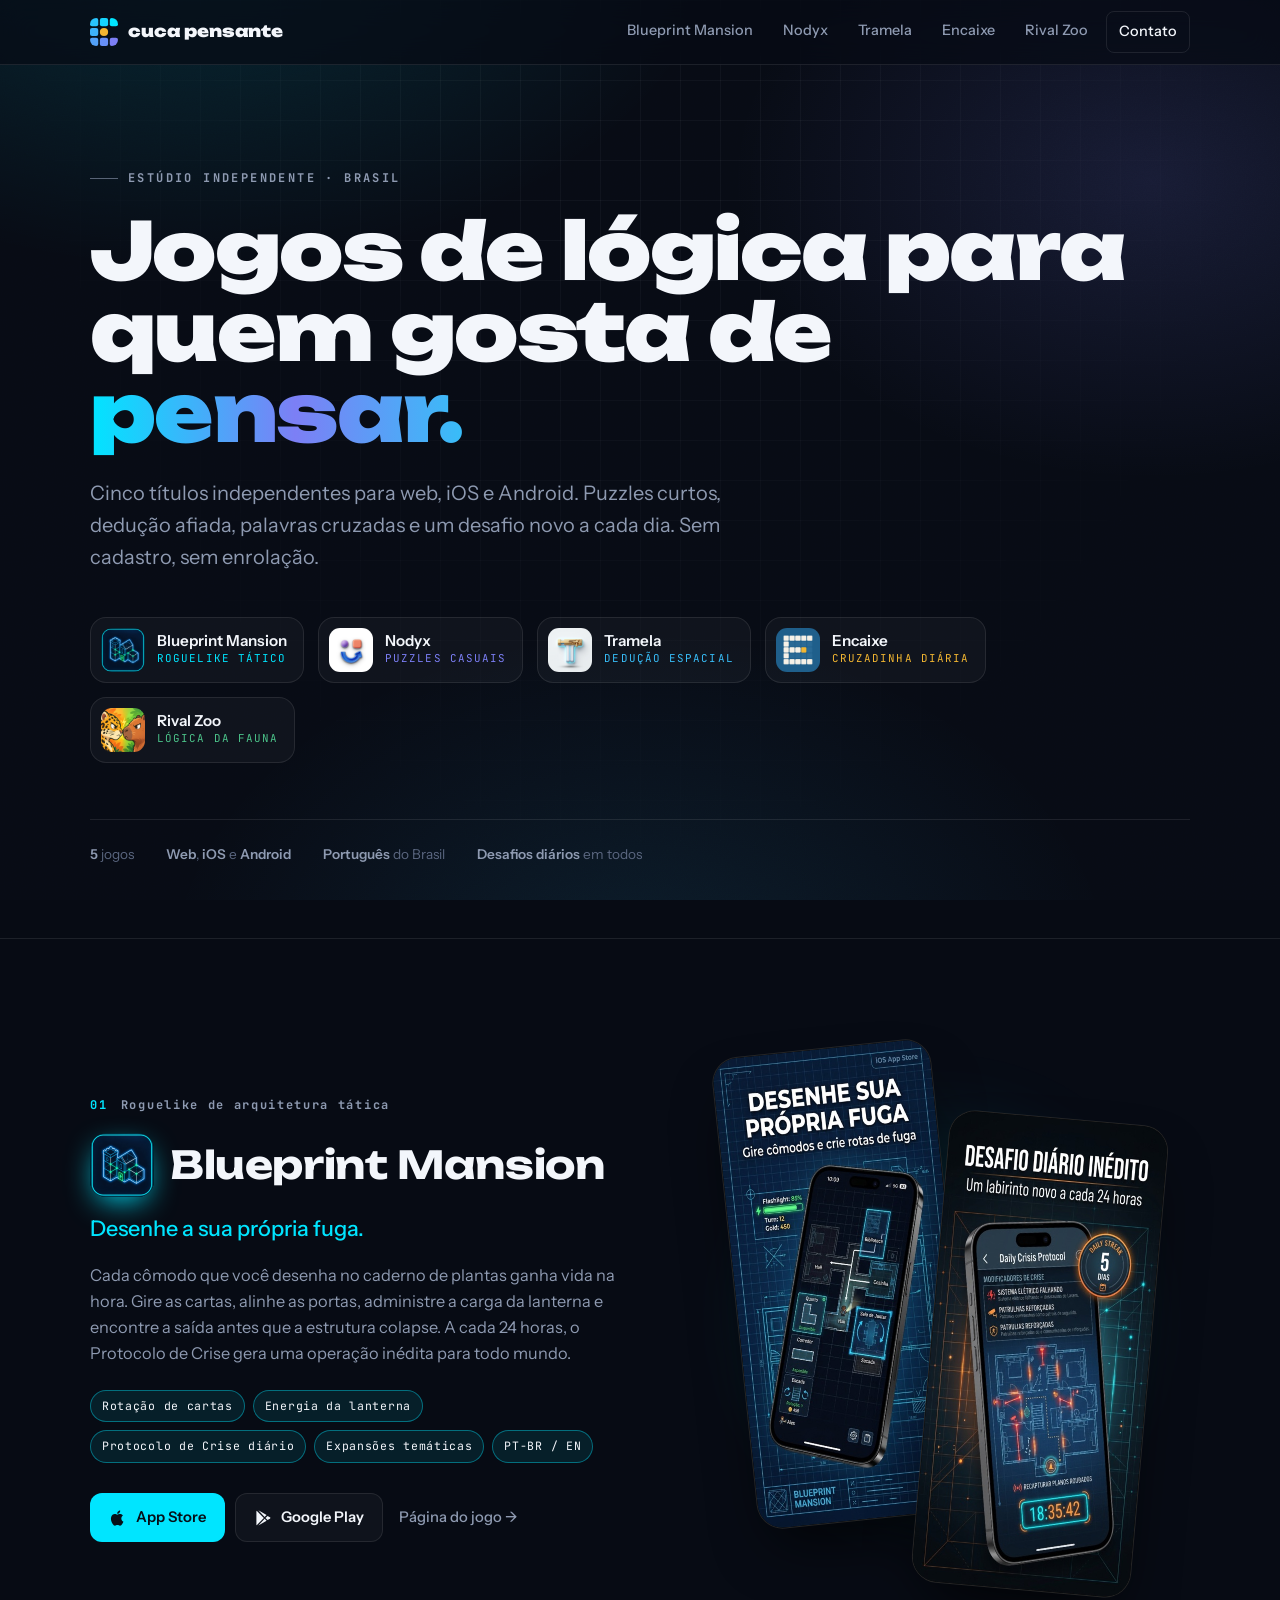
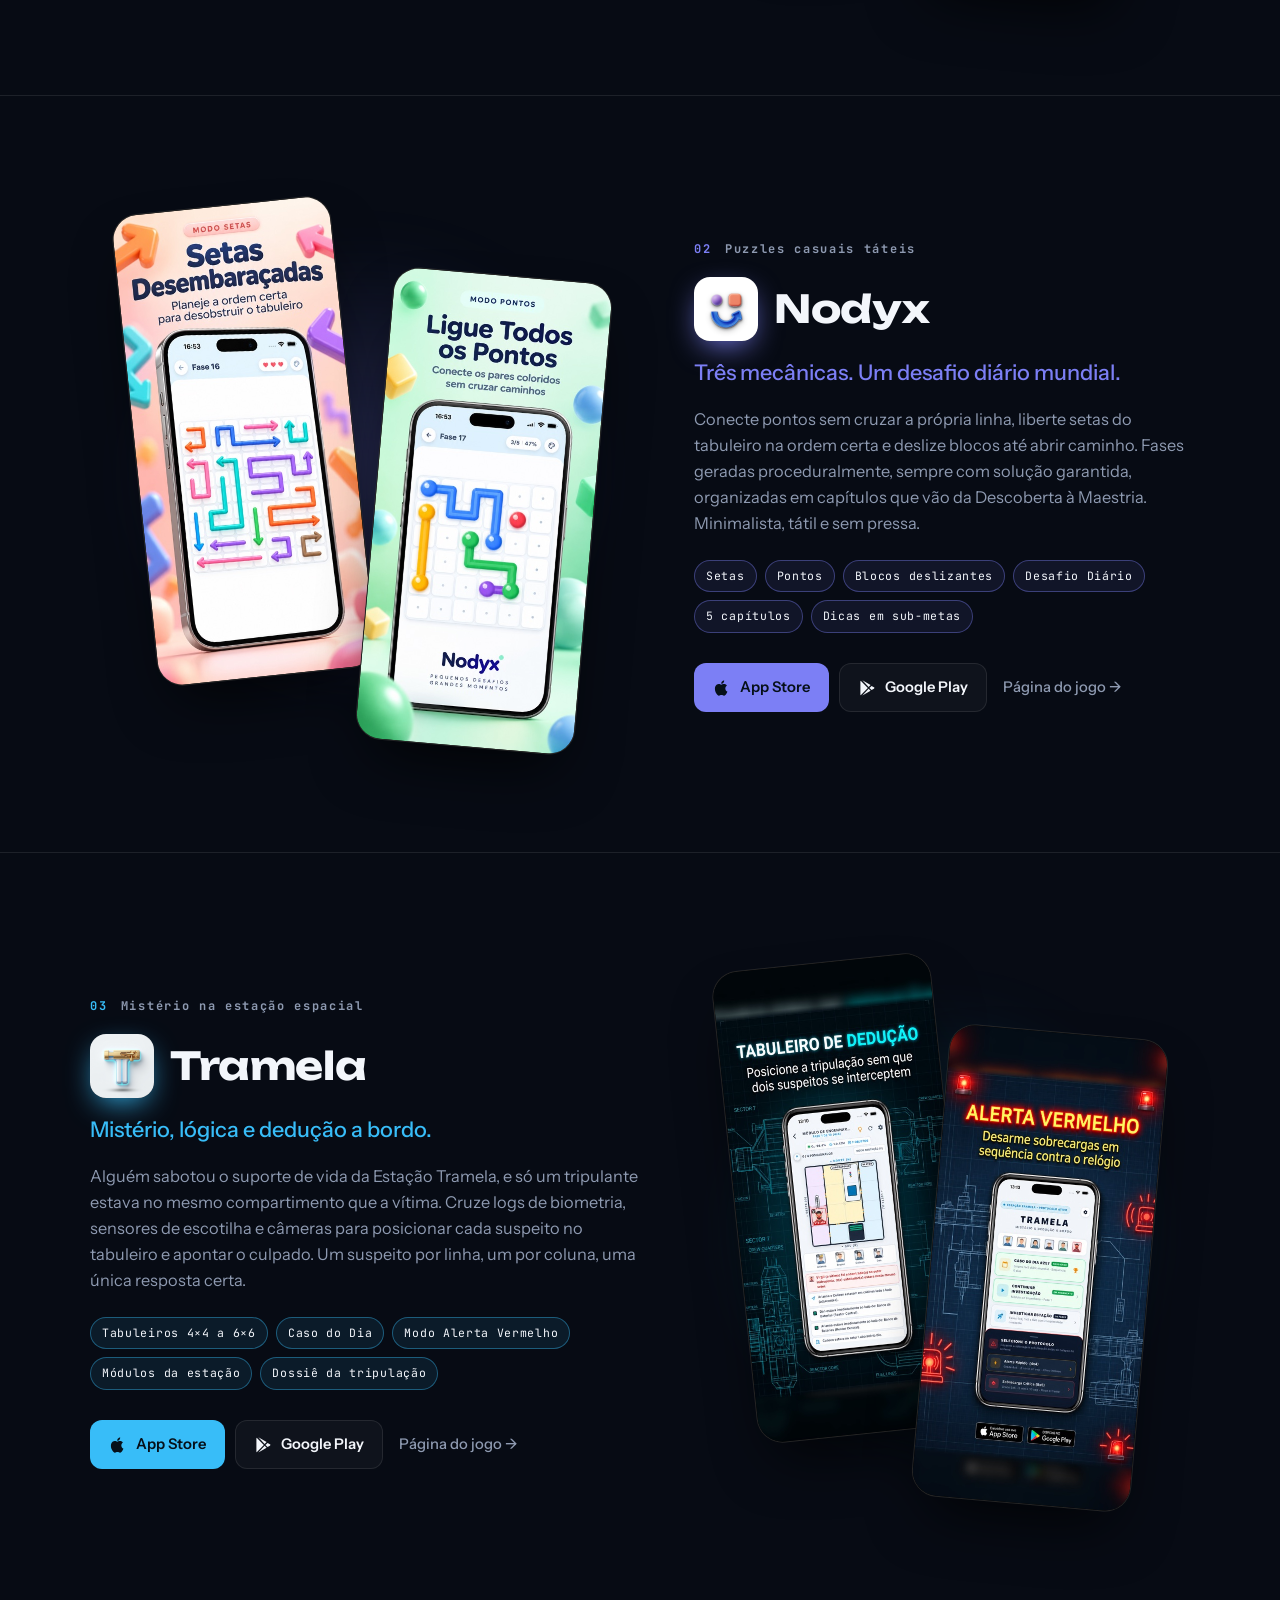
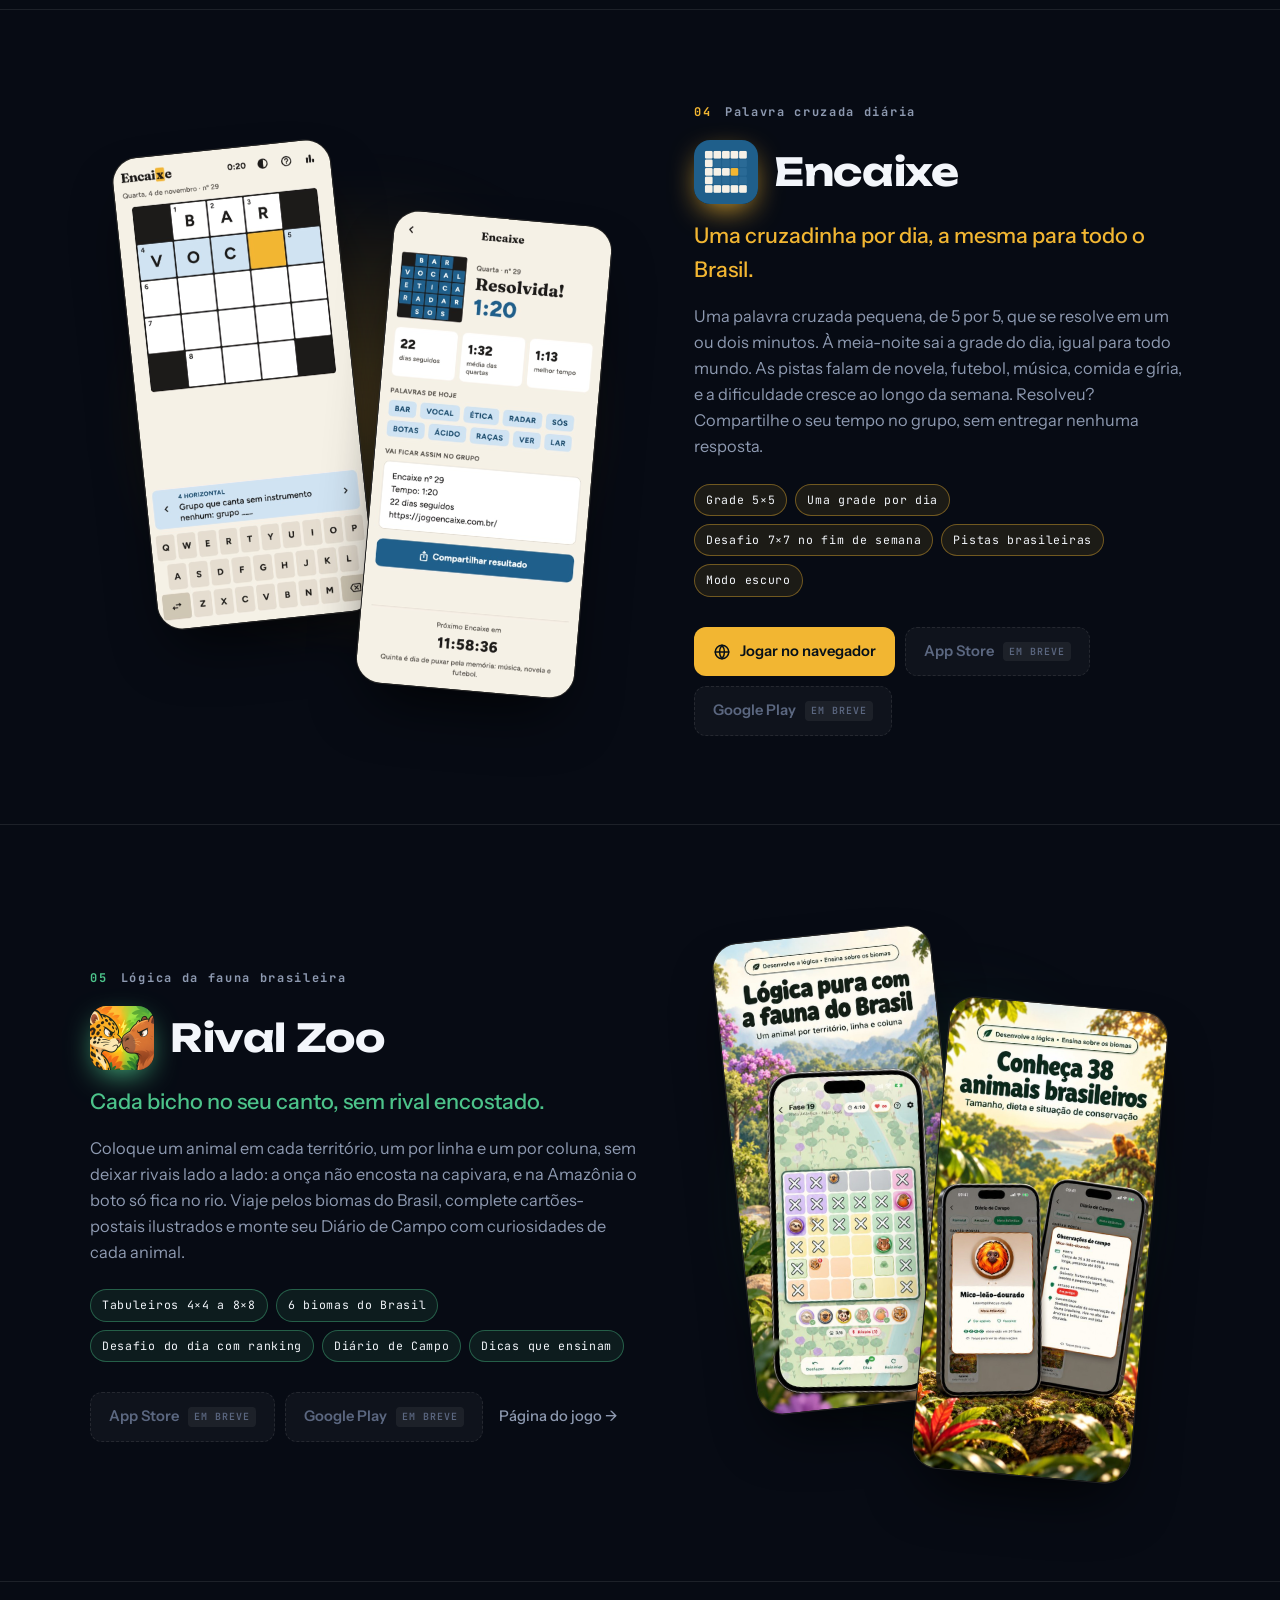
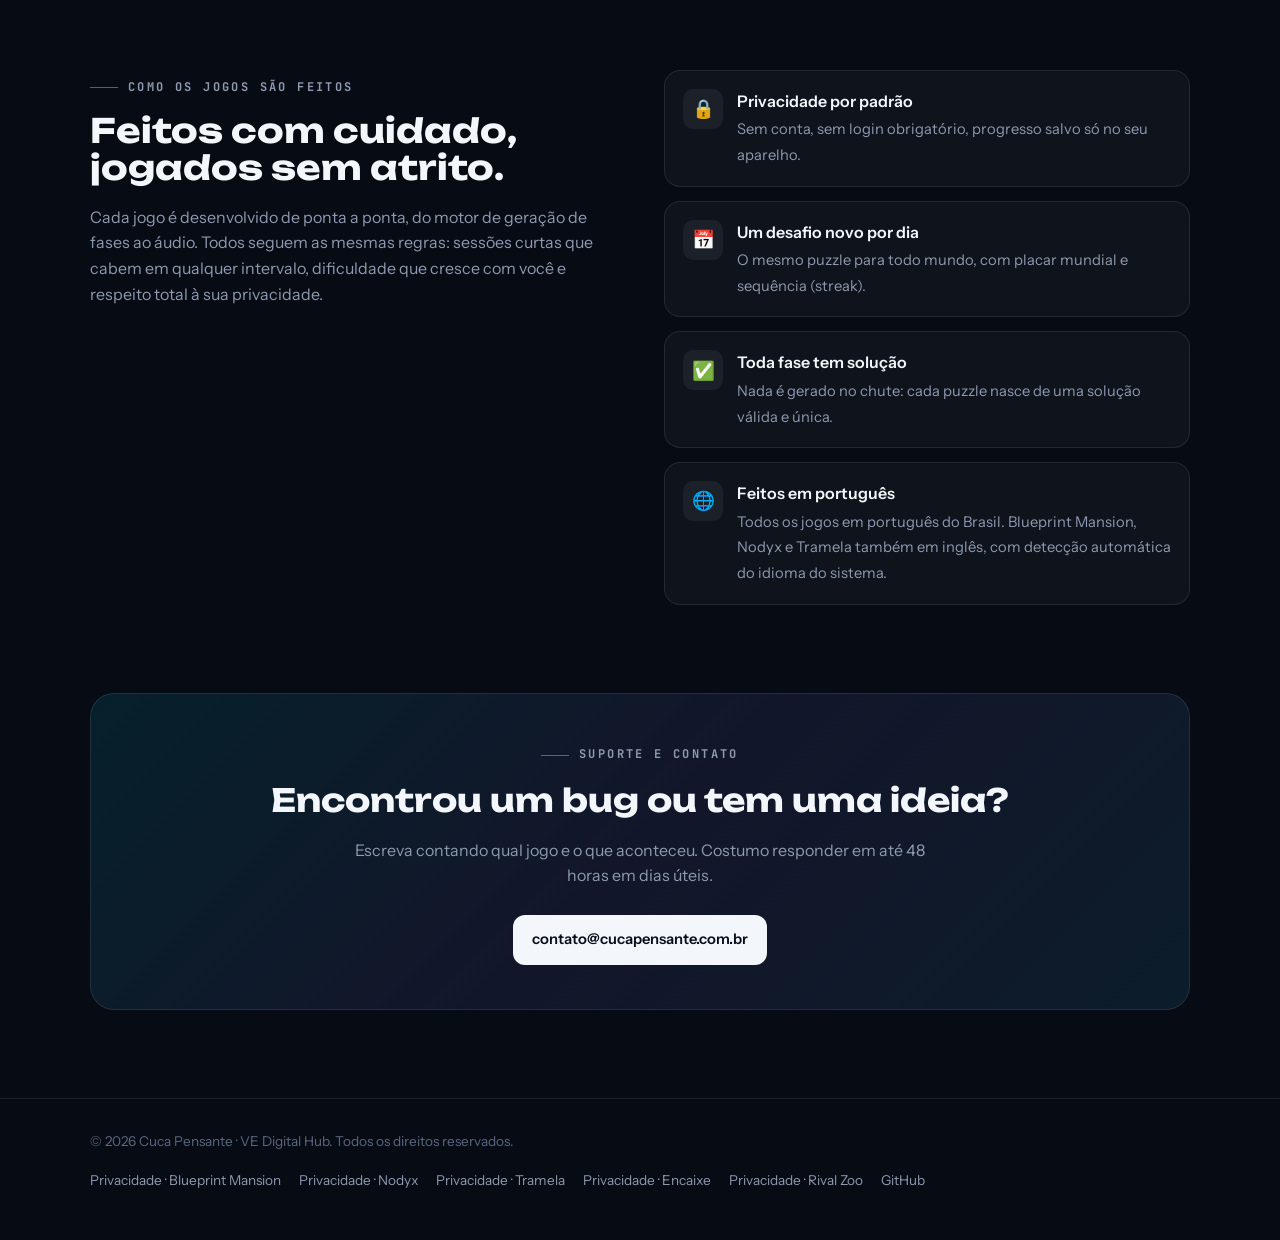
<file: index.html>
<!DOCTYPE html>
<html lang="pt-BR">
<head>
  <meta charset="UTF-8">
  <meta name="viewport" content="width=device-width, initial-scale=1.0">
  <title>Cuca Pensante • Jogos de lógica e palavras</title>
  <meta name="description" content="Encaixe, Blueprint Mansion, Nodyx e Tramela: quatro jogos independentes de palavras, lógica, puzzle e dedução, feitos no Brasil para web, iOS e Android. Sem cadastro, sem enrolação.">
  <meta property="og:title" content="Cuca Pensante • Jogos para pensar">
  <meta property="og:description" content="Encaixe, Blueprint Mansion, Nodyx e Tramela — palavras cruzadas, puzzles de lógica e dedução para web, iOS e Android.">
  <meta property="og:type" content="website">
  <meta property="og:url" content="https://cucapensante.com.br/">
  <meta property="og:site_name" content="Cuca Pensante">
  <meta property="og:locale" content="pt_BR">
  <meta property="og:image" content="https://cucapensante.com.br/assets/og-image.jpg">
  <meta property="og:image:width" content="1200">
  <meta property="og:image:height" content="630">
  <meta property="og:image:alt" content="Cuca Pensante: jogos de lógica para quem gosta de pensar">
  <meta name="twitter:card" content="summary_large_image">
  <meta name="theme-color" content="#070B14">
  <link rel="icon" type="image/svg+xml" href="assets/favicon.svg">
  <link rel="icon" type="image/png" sizes="32x32" href="assets/favicon-32.png">
  <link rel="apple-touch-icon" href="assets/apple-touch-icon.png">
  <link rel="preconnect" href="https://fonts.googleapis.com">
  <link rel="preconnect" href="https://fonts.gstatic.com" crossorigin>
  <link href="https://fonts.googleapis.com/css2?family=Unbounded:wght@500;700;900&family=Instrument+Sans:ital,wght@0,400;0,500;0,600;1,400&family=JetBrains+Mono:wght@500;700&display=swap" rel="stylesheet">
  <style>
    :root {
      --bg: #070B14;
      --bg-2: #0C1322;
      --surface: rgba(255, 255, 255, 0.035);
      --line: rgba(255, 255, 255, 0.09);
      --text: #F3F6FB;
      --muted: #8E9AB1;
      --dim: #5B6780;

      --bm: #00E5FF;      /* Blueprint Mansion */
      --nx: #7C7FF5;      /* Nodyx */
      --tr: #38BDF8;      /* Tramela */
      --en: #F2B632;      /* Encaixe */
      --rz: #4CC38A;      /* Rival Zoo */
      --gold: #E5A93C;

      --display: 'Unbounded', system-ui, sans-serif;
      --body: 'Instrument Sans', system-ui, sans-serif;
      --mono: 'JetBrains Mono', ui-monospace, monospace;

      --ease: cubic-bezier(.2, .7, .2, 1);
    }

    * { box-sizing: border-box; margin: 0; padding: 0; }
    html { scroll-behavior: smooth; }

    body {
      font-family: var(--body);
      background: var(--bg);
      color: var(--text);
      line-height: 1.6;
      -webkit-font-smoothing: antialiased;
      overflow-x: hidden;
    }

    /* ---------- fundo: grade + brilho + grão ---------- */
    .backdrop {
      position: fixed; inset: 0; z-index: -1; pointer-events: none;
      background:
        radial-gradient(900px 600px at 15% -10%, rgba(0, 229, 255, 0.14), transparent 60%),
        radial-gradient(700px 500px at 90% 20%, rgba(124, 127, 245, 0.14), transparent 60%),
        radial-gradient(800px 600px at 50% 110%, rgba(56, 189, 248, 0.10), transparent 60%),
        var(--bg);
    }
    .backdrop::before {
      content: ""; position: absolute; inset: 0;
      background-image:
        linear-gradient(rgba(255,255,255,0.035) 1px, transparent 1px),
        linear-gradient(90deg, rgba(255,255,255,0.035) 1px, transparent 1px);
      background-size: 40px 40px;
      mask-image: radial-gradient(ellipse at 50% 0%, #000 20%, transparent 75%);
      -webkit-mask-image: radial-gradient(ellipse at 50% 0%, #000 20%, transparent 75%);
    }
    .backdrop::after {
      content: ""; position: absolute; inset: 0; opacity: .5; mix-blend-mode: overlay;
      background-image: url("data:image/svg+xml,%3Csvg xmlns='http://www.w3.org/2000/svg' width='160' height='160'%3E%3Cfilter id='n'%3E%3CfeTurbulence type='fractalNoise' baseFrequency='.9' numOctaves='2' stitchTiles='stitch'/%3E%3CfeColorMatrix values='0 0 0 0 1 0 0 0 0 1 0 0 0 0 1 0 0 0 .18 0'/%3E%3C/filter%3E%3Crect width='100%25' height='100%25' filter='url(%23n)'/%3E%3C/svg%3E");
    }

    .wrap { max-width: 1140px; margin: 0 auto; padding: 0 20px; }

    /* ---------- header ---------- */
    header {
      position: sticky; top: 0; z-index: 50;
      background: rgba(7, 11, 20, 0.7);
      backdrop-filter: blur(14px); -webkit-backdrop-filter: blur(14px);
      border-bottom: 1px solid var(--line);
    }
    .nav { display: flex; align-items: center; justify-content: space-between; height: 64px; }
    .wordmark {
      display: flex; align-items: center; gap: 10px; text-decoration: none; color: var(--text);
      font-family: var(--display); font-size: 1rem; font-weight: 900; letter-spacing: -0.01em; text-transform: lowercase;
    }
    .wordmark .mark { width: 28px; height: 28px; flex: none; display: block; }
    nav { display: flex; gap: 6px; }
    nav a {
      color: var(--muted); text-decoration: none; font-size: .9rem; font-weight: 500;
      padding: 8px 12px; border-radius: 8px; transition: color .2s, background .2s;
    }
    nav a:hover { color: var(--text); background: var(--surface); }
    nav a.contact { color: var(--text); border: 1px solid var(--line); }
    @media (max-width: 640px) { nav a:not(.contact) { display: none; } }

    /* ---------- hero ---------- */
    .hero { padding: 96px 0 72px; position: relative; }
    .eyebrow {
      font-family: var(--mono); font-size: .75rem; font-weight: 700; letter-spacing: .2em; text-transform: uppercase;
      color: var(--muted); display: inline-flex; align-items: center; gap: 10px;
    }
    .eyebrow::before { content: ""; width: 28px; height: 1px; background: currentColor; opacity: .6; }
    .hero h1 {
      font-family: var(--display); font-weight: 900;
      font-size: clamp(2.3rem, 6.2vw, 5rem); line-height: 1.02; letter-spacing: -0.02em;
      margin: 22px 0 24px; max-width: 14ch;
    }
    .hero h1 em { font-style: normal; background: linear-gradient(90deg, var(--bm), var(--nx) 55%, var(--tr)); -webkit-background-clip: text; background-clip: text; color: transparent; }
    .hero p.lead { font-size: clamp(1.05rem, 1.6vw, 1.25rem); color: var(--muted); max-width: 52ch; }

    .dock {
      margin-top: 44px; display: flex; gap: 14px; flex-wrap: wrap;
    }
    .dock a {
      display: flex; align-items: center; gap: 12px; text-decoration: none; color: var(--text);
      padding: 10px 16px 10px 10px; border-radius: 16px; border: 1px solid var(--line); background: var(--surface);
      transition: transform .35s var(--ease), border-color .3s, box-shadow .3s;
    }
    .dock a:hover { transform: translateY(-4px); border-color: var(--c); box-shadow: 0 14px 40px -12px var(--c); }
    .dock img { width: 44px; height: 44px; border-radius: 11px; display: block; }
    .dock b { display: block; font-size: .95rem; font-weight: 600; line-height: 1.2; }
    .dock small { display: block; font-family: var(--mono); font-size: .68rem; letter-spacing: .1em; text-transform: uppercase; color: var(--c); }

    .hero-meta {
      margin-top: 56px; padding-top: 24px; border-top: 1px solid var(--line);
      display: flex; gap: 32px; flex-wrap: wrap; color: var(--dim); font-size: .85rem;
    }
    .hero-meta span b { color: var(--muted); font-weight: 600; }

    /* ---------- seções de jogo ---------- */
    .game { padding: 88px 0; border-top: 1px solid var(--line); position: relative; }
    .game .wrap {
      display: grid; grid-template-columns: 1.05fr .95fr; gap: 56px; align-items: center;
    }
    .game.flip .wrap > .copy { order: 2; }
    .game.flip .wrap > .visual { order: 1; }
    @media (max-width: 860px) {
      .game { padding: 64px 0; }
      .game .wrap { grid-template-columns: 1fr; gap: 40px; }
      .game.flip .wrap > .copy { order: 1; }
      .game.flip .wrap > .visual { order: 2; }
    }

    .game .num {
      font-family: var(--mono); font-size: .75rem; letter-spacing: .2em; color: var(--c); font-weight: 700;
      display: inline-flex; align-items: center; gap: 12px; margin-bottom: 18px;
    }
    .game .num::after { content: attr(data-tag); color: var(--muted); letter-spacing: .14em; }
    .game .title { display: flex; align-items: center; gap: 16px; margin-bottom: 14px; }
    .game .title img { width: 64px; height: 64px; border-radius: 16px; box-shadow: 0 10px 30px -8px var(--c); }
    .game h2 { font-family: var(--display); font-weight: 700; font-size: clamp(1.6rem, 3.2vw, 2.4rem); line-height: 1.05; letter-spacing: -0.01em; }
    .game h3 { font-family: var(--body); font-weight: 500; font-size: clamp(1.1rem, 1.8vw, 1.35rem); color: var(--c); margin-bottom: 16px; }
    .game p { color: var(--muted); font-size: 1.02rem; max-width: 56ch; }

    .chips { display: flex; flex-wrap: wrap; gap: 8px; margin: 24px 0 30px; }
    .chips span {
      font-family: var(--mono); font-size: .72rem; letter-spacing: .06em; padding: 6px 11px; border-radius: 999px;
      border: 1px solid color-mix(in srgb, var(--c) 40%, transparent); color: var(--text);
      background: color-mix(in srgb, var(--c) 9%, transparent);
    }

    .actions { display: flex; flex-wrap: wrap; gap: 10px; align-items: center; }
    .btn {
      display: inline-flex; align-items: center; gap: 9px; text-decoration: none; font-weight: 600; font-size: .92rem;
      padding: 12px 18px; border-radius: 12px; border: 1px solid var(--line); color: var(--text); background: var(--surface);
      transition: transform .3s var(--ease), border-color .2s, background .2s;
    }
    .btn svg { width: 18px; height: 18px; flex: none; }
    .btn:hover { transform: translateY(-2px); border-color: var(--c); }
    .btn.primary { background: var(--c); color: #061019; border-color: transparent; }
    .btn.primary:hover { filter: brightness(1.08); }
    .btn.soon { color: var(--dim); cursor: default; border-style: dashed; }
    .btn.soon:hover { transform: none; border-color: var(--line); }
    .btn.soon small { font-family: var(--mono); font-size: .62rem; letter-spacing: .1em; text-transform: uppercase; padding: 2px 6px; border-radius: 4px; background: rgba(255,255,255,.06); }
    .link {
      color: var(--muted); text-decoration: none; font-size: .92rem; font-weight: 500; padding: 12px 6px;
      transition: color .2s;
    }
    .link:hover { color: var(--c); }
    .link::after { content: " →"; }

    /* visual: screenshots empilhados */
    .visual { position: relative; }
    .visual::before {
      content: ""; position: absolute; inset: 10% 5%; border-radius: 50%; z-index: 0;
      background: radial-gradient(closest-side, color-mix(in srgb, var(--c) 28%, transparent), transparent);
      filter: blur(30px);
    }
    .shots { position: relative; z-index: 1; height: 580px; }
    .shot {
      position: absolute; width: 52%; max-width: 220px; border-radius: 26px; overflow: hidden;
      border: 1px solid rgba(255,255,255,.14); background: #000;
      box-shadow: 0 30px 60px -20px rgba(0,0,0,.8), 0 0 0 1px rgba(0,0,0,.6) inset;
      transition: transform .6s var(--ease);
    }
    .shot img { width: 100%; display: block; }
    .shot.a { left: 8%; top: 20px; transform: rotate(-6deg); }
    .shot.b { right: 8%; top: 90px; transform: rotate(5deg); }
    .visual:hover .shot.a { transform: rotate(-8deg) translate(-8px, -6px); }
    .visual:hover .shot.b { transform: rotate(7deg) translate(8px, 6px); }
    @media (max-width: 860px) {
      .shots { height: min(520px, calc(0.46 * (100vw - 40px) * 2.17 + 70px)); }
      .shot { width: 46%; }
      .shot.b { top: 60px; }
    }

    /* ---------- faixa "sobre" ---------- */
    .about { padding: 88px 0; border-top: 1px solid var(--line); }
    .about .wrap { display: grid; grid-template-columns: 1fr 1fr; gap: 48px; align-items: start; }
    @media (max-width: 860px) { .about .wrap { grid-template-columns: 1fr; } }
    .about h2 { font-family: var(--display); font-weight: 700; font-size: clamp(1.5rem, 3vw, 2.1rem); line-height: 1.1; margin: 16px 0 18px; }
    .about p { color: var(--muted); max-width: 50ch; }
    .principles { display: grid; gap: 14px; }
    .principle {
      display: grid; grid-template-columns: 40px 1fr; gap: 14px; padding: 18px; border-radius: 16px;
      border: 1px solid var(--line); background: var(--surface);
    }
    .principle .ic { width: 40px; height: 40px; border-radius: 10px; display: grid; place-items: center; font-size: 1.15rem; background: rgba(255,255,255,.05); }
    .principle b { display: block; font-weight: 600; margin-bottom: 2px; }
    .principle span { color: var(--muted); font-size: .92rem; }

    /* ---------- contato + footer ---------- */
    .contact-band { padding: 0 0 88px; }
    .contact-band .card {
      border-radius: 24px; padding: 44px; text-align: center; position: relative; overflow: hidden;
      border: 1px solid var(--line);
      background: linear-gradient(135deg, rgba(0,229,255,.10), rgba(124,127,245,.10) 50%, rgba(56,189,248,.10));
    }
    .contact-band h2 { font-family: var(--display); font-weight: 700; font-size: clamp(1.4rem, 2.8vw, 2rem); margin: 10px 0 12px; }
    .contact-band p { color: var(--muted); max-width: 52ch; margin: 0 auto 26px; }
    .contact-band .btn.primary { --c: var(--text); }

    footer { border-top: 1px solid var(--line); padding: 32px 0 48px; color: var(--dim); font-size: .85rem; }
    footer .wrap { display: flex; flex-wrap: wrap; justify-content: space-between; gap: 18px; align-items: center; }
    footer .links { display: flex; flex-wrap: wrap; gap: 6px 18px; }
    footer a { color: var(--muted); text-decoration: none; }
    footer a:hover { color: var(--text); }

    /* ---------- animações de entrada ---------- */
    .reveal { opacity: 0; transform: translateY(22px); transition: opacity .8s var(--ease), transform .8s var(--ease); }
    .reveal.in { opacity: 1; transform: none; }
    .hero .reveal { transition-delay: calc(var(--i, 0) * 110ms); }
    @media (prefers-reduced-motion: reduce) {
      .reveal { opacity: 1; transform: none; transition: none; }
    }
  </style>
</head>
<body>
  <div class="backdrop" aria-hidden="true"></div>

  <header>
    <div class="wrap nav">
      <a href="#" class="wordmark" aria-label="Cuca Pensante"><svg class="mark" viewBox="0 0 68 68" aria-hidden="true"><path d="M53 0A15 15 0 0 1 68 15A5 5 0 0 1 63 20H53A5 5 0 0 1 48 15V5A5 5 0 0 1 53 0Z" fill="#00E5FF"/><rect x="24" y="0" width="20" height="20" rx="5" fill="#15D4FD"/><path d="M15 0A5 5 0 0 1 20 5V15A5 5 0 0 1 15 20H5A5 5 0 0 1 0 15A15 15 0 0 1 15 0Z" fill="#29C3FC"/><rect x="0" y="24" width="20" height="20" rx="5" fill="#3EB2FA"/><path d="M5 48H15A5 5 0 0 1 20 53V63A5 5 0 0 1 15 68A15 15 0 0 1 0 53A5 5 0 0 1 5 48Z" fill="#53A1F8"/><rect x="24" y="48" width="20" height="20" rx="5" fill="#6790F7"/><path d="M53 48H63A5 5 0 0 1 68 53A15 15 0 0 1 53 68A5 5 0 0 1 48 63V53A5 5 0 0 1 53 48Z" fill="#7C7FF5"/><circle cx="34" cy="34" r="10" fill="#F2B632"/></svg>cuca pensante</a>
      <nav>
        <a href="#blueprint-mansion">Blueprint Mansion</a>
        <a href="#nodyx">Nodyx</a>
        <a href="#tramela">Tramela</a>
        <a href="#encaixe">Encaixe</a>
        <a href="#rival-zoo">Rival Zoo</a>
        <a href="#contato" class="contact">Contato</a>
      </nav>
    </div>
  </header>

  <main>
    <!-- ================= HERO ================= -->
    <section class="hero">
      <div class="wrap">
        <div class="eyebrow reveal" style="--i:0">Estúdio independente · Brasil</div>
        <h1 class="reveal" style="--i:1">Jogos de lógica para quem gosta de <em>pensar.</em></h1>
        <p class="lead reveal" style="--i:2">Cinco títulos independentes para web, iOS e Android. Puzzles curtos, dedução afiada, palavras cruzadas e um desafio novo a cada dia. Sem cadastro, sem enrolação.</p>

        <div class="dock reveal" style="--i:3">
          <a href="#blueprint-mansion" style="--c: var(--bm)">
            <img src="assets/blueprint-icon.png" alt="">
            <span><b>Blueprint Mansion</b><small>Roguelike tático</small></span>
          </a>
          <a href="#nodyx" style="--c: var(--nx)">
            <img src="assets/nodyx-icon.png" alt="">
            <span><b>Nodyx</b><small>Puzzles casuais</small></span>
          </a>
          <a href="#tramela" style="--c: var(--tr)">
            <img src="assets/tramela-icon.png" alt="">
            <span><b>Tramela</b><small>Dedução espacial</small></span>
          </a>
          <a href="#encaixe" style="--c: var(--en)">
            <img src="assets/encaixe-icon.png" alt="">
            <span><b>Encaixe</b><small>Cruzadinha diária</small></span>
          </a>
          <a href="#rival-zoo" style="--c: var(--rz)">
            <img src="assets/rivalzoo-icon.png" alt="">
            <span><b>Rival Zoo</b><small>Lógica da fauna</small></span>
          </a>
        </div>

        <div class="hero-meta reveal" style="--i:4">
          <span><b>5</b> jogos</span>
          <span><b>Web</b>, <b>iOS</b> e <b>Android</b></span>
          <span><b>Português</b> do Brasil</span>
          <span><b>Desafios diários</b> em todos</span>
        </div>
      </div>
    </section>

    <!-- ================= BLUEPRINT MANSION ================= -->
    <section class="game" id="blueprint-mansion" style="--c: var(--bm)">
      <div class="wrap">
        <div class="copy reveal">
          <div class="num" data-tag="Roguelike de arquitetura tática">01</div>
          <div class="title">
            <img src="assets/blueprint-icon.png" alt="Ícone do Blueprint Mansion">
            <h2>Blueprint Mansion</h2>
          </div>
          <h3>Desenhe a sua própria fuga.</h3>
          <p>Cada cômodo que você desenha no caderno de plantas ganha vida na hora. Gire as cartas, alinhe as portas, administre a carga da lanterna e encontre a saída antes que a estrutura colapse. A cada 24 horas, o Protocolo de Crise gera uma operação inédita para todo mundo.</p>
          <div class="chips">
            <span>Rotação de cartas</span><span>Energia da lanterna</span><span>Protocolo de Crise diário</span><span>Expansões temáticas</span><span>PT-BR / EN</span>
          </div>
          <div class="actions">
            <a class="btn primary" href="https://apps.apple.com/app/id6810502871" target="_blank" rel="noopener">
              <svg viewBox="0 0 24 24" fill="currentColor"><path d="M16.4 12.6c0-2.6 2.1-3.8 2.2-3.9-1.2-1.8-3.1-2-3.7-2-1.6-.2-3.1.9-3.9.9-.8 0-2-.9-3.4-.9-1.7 0-3.3 1-4.2 2.6-1.8 3.1-.5 7.8 1.3 10.3.9 1.2 1.9 2.6 3.2 2.6 1.3-.1 1.8-.8 3.4-.8 1.6 0 2 .8 3.4.8 1.4 0 2.3-1.3 3.1-2.5 1-1.4 1.4-2.8 1.4-2.9-.1 0-2.8-1.1-2.8-4.2zM13.9 5c.7-.8 1.2-2 1-3.1-1 0-2.2.7-2.9 1.5-.6.7-1.2 1.9-1 3 1.1.1 2.2-.6 2.9-1.4z"/></svg>
              App Store
            </a>
            <a class="btn" href="https://play.google.com/store/apps/details?id=com.blueprint.mansion.blueprint_mansion" target="_blank" rel="noopener">
              <svg viewBox="0 0 24 24" fill="currentColor"><path d="M3.6 2.3c-.3.3-.4.7-.4 1.2v17c0 .5.1.9.4 1.2l9.5-9.7-9.5-9.7zm10.6 10.8 2.6 2.6-11 6.3 8.4-8.9zm3.9-3.8 3.1 1.8c.9.5.9 1.3 0 1.8l-3.1 1.8-2.8-2.7 2.8-2.7zM5.8 1.6l11 6.3-2.6 2.6-8.4-8.9z"/></svg>
              Google Play
            </a>
            <a class="link" href="apps/blueprint-mansion/">Página do jogo</a>
          </div>
        </div>
        <div class="visual reveal">
          <div class="shots">
            <figure class="shot a"><img src="assets/blueprint-1.jpg" alt="Tela de gameplay do Blueprint Mansion com rota de fuga" loading="lazy"></figure>
            <figure class="shot b"><img src="assets/blueprint-2.jpg" alt="Desafio diário do Blueprint Mansion" loading="lazy"></figure>
          </div>
        </div>
      </div>
    </section>

    <!-- ================= NODYX ================= -->
    <section class="game flip" id="nodyx" style="--c: var(--nx)">
      <div class="wrap">
        <div class="copy reveal">
          <div class="num" data-tag="Puzzles casuais táteis">02</div>
          <div class="title">
            <img src="assets/nodyx-icon.png" alt="Ícone do Nodyx">
            <h2>Nodyx</h2>
          </div>
          <h3>Três mecânicas. Um desafio diário mundial.</h3>
          <p>Conecte pontos sem cruzar a própria linha, liberte setas do tabuleiro na ordem certa e deslize blocos até abrir caminho. Fases geradas proceduralmente, sempre com solução garantida, organizadas em capítulos que vão da Descoberta à Maestria. Minimalista, tátil e sem pressa.</p>
          <div class="chips">
            <span>Setas</span><span>Pontos</span><span>Blocos deslizantes</span><span>Desafio Diário</span><span>5 capítulos</span><span>Dicas em sub-metas</span>
          </div>
          <div class="actions">
            <a class="btn primary" href="https://apps.apple.com/app/id6813184656" target="_blank" rel="noopener">
              <svg viewBox="0 0 24 24" fill="currentColor"><path d="M16.4 12.6c0-2.6 2.1-3.8 2.2-3.9-1.2-1.8-3.1-2-3.7-2-1.6-.2-3.1.9-3.9.9-.8 0-2-.9-3.4-.9-1.7 0-3.3 1-4.2 2.6-1.8 3.1-.5 7.8 1.3 10.3.9 1.2 1.9 2.6 3.2 2.6 1.3-.1 1.8-.8 3.4-.8 1.6 0 2 .8 3.4.8 1.4 0 2.3-1.3 3.1-2.5 1-1.4 1.4-2.8 1.4-2.9-.1 0-2.8-1.1-2.8-4.2zM13.9 5c.7-.8 1.2-2 1-3.1-1 0-2.2.7-2.9 1.5-.6.7-1.2 1.9-1 3 1.1.1 2.2-.6 2.9-1.4z"/></svg>
              App Store
            </a>
            <a class="btn" href="https://play.google.com/store/apps/details?id=com.nodyx.app" target="_blank" rel="noopener">
              <svg viewBox="0 0 24 24" fill="currentColor"><path d="M3.6 2.3c-.3.3-.4.7-.4 1.2v17c0 .5.1.9.4 1.2l9.5-9.7-9.5-9.7zm10.6 10.8 2.6 2.6-11 6.3 8.4-8.9zm3.9-3.8 3.1 1.8c.9.5.9 1.3 0 1.8l-3.1 1.8-2.8-2.7 2.8-2.7zM5.8 1.6l11 6.3-2.6 2.6-8.4-8.9z"/></svg>
              Google Play
            </a>
            <a class="link" href="apps/nodyx/">Página do jogo</a>
          </div>
        </div>
        <div class="visual reveal">
          <div class="shots">
            <figure class="shot a"><img src="assets/nodyx-3.jpg" alt="Modo Setas do Nodyx" loading="lazy"></figure>
            <figure class="shot b"><img src="assets/nodyx-4.jpg" alt="Modo Pontos do Nodyx" loading="lazy"></figure>
          </div>
        </div>
      </div>
    </section>

    <!-- ================= TRAMELA ================= -->
    <section class="game" id="tramela" style="--c: var(--tr)">
      <div class="wrap">
        <div class="copy reveal">
          <div class="num" data-tag="Mistério na estação espacial">03</div>
          <div class="title">
            <img src="assets/tramela-icon.png" alt="Ícone do Tramela">
            <h2>Tramela</h2>
          </div>
          <h3>Mistério, lógica e dedução a bordo.</h3>
          <p>Alguém sabotou o suporte de vida da Estação Tramela, e só um tripulante estava no mesmo compartimento que a vítima. Cruze logs de biometria, sensores de escotilha e câmeras para posicionar cada suspeito no tabuleiro e apontar o culpado. Um suspeito por linha, um por coluna, uma única resposta certa.</p>
          <div class="chips">
            <span>Tabuleiros 4×4 a 6×6</span><span>Caso do Dia</span><span>Modo Alerta Vermelho</span><span>Módulos da estação</span><span>Dossiê da tripulação</span>
          </div>
          <div class="actions">
            <a class="btn primary" href="https://apps.apple.com/app/id6811934030" target="_blank" rel="noopener">
              <svg viewBox="0 0 24 24" fill="currentColor"><path d="M16.4 12.6c0-2.6 2.1-3.8 2.2-3.9-1.2-1.8-3.1-2-3.7-2-1.6-.2-3.1.9-3.9.9-.8 0-2-.9-3.4-.9-1.7 0-3.3 1-4.2 2.6-1.8 3.1-.5 7.8 1.3 10.3.9 1.2 1.9 2.6 3.2 2.6 1.3-.1 1.8-.8 3.4-.8 1.6 0 2 .8 3.4.8 1.4 0 2.3-1.3 3.1-2.5 1-1.4 1.4-2.8 1.4-2.9-.1 0-2.8-1.1-2.8-4.2zM13.9 5c.7-.8 1.2-2 1-3.1-1 0-2.2.7-2.9 1.5-.6.7-1.2 1.9-1 3 1.1.1 2.2-.6 2.9-1.4z"/></svg>
              App Store
            </a>
            <a class="btn" href="https://play.google.com/store/apps/details?id=com.vedigitalhub.tramela_app" target="_blank" rel="noopener">
              <svg viewBox="0 0 24 24" fill="currentColor"><path d="M3.6 2.3c-.3.3-.4.7-.4 1.2v17c0 .5.1.9.4 1.2l9.5-9.7-9.5-9.7zm10.6 10.8 2.6 2.6-11 6.3 8.4-8.9zm3.9-3.8 3.1 1.8c.9.5.9 1.3 0 1.8l-3.1 1.8-2.8-2.7 2.8-2.7zM5.8 1.6l11 6.3-2.6 2.6-8.4-8.9z"/></svg>
              Google Play
            </a>
            <a class="link" href="apps/tramela/">Página do jogo</a>
          </div>
        </div>
        <div class="visual reveal">
          <div class="shots">
            <figure class="shot a"><img src="assets/tramela-2.jpg" alt="Tabuleiro de dedução do Tramela" loading="lazy"></figure>
            <figure class="shot b"><img src="assets/tramela-4.jpg" alt="Modo Alerta Vermelho do Tramela" loading="lazy"></figure>
          </div>
        </div>
      </div>
    </section>

    <!-- ================= ENCAIXE ================= -->
    <section class="game flip" id="encaixe" style="--c: var(--en)">
      <div class="wrap">
        <div class="copy reveal">
          <div class="num" data-tag="Palavra cruzada diária">04</div>
          <div class="title">
            <img src="assets/encaixe-icon.png" alt="Ícone do Encaixe">
            <h2>Encaixe</h2>
          </div>
          <h3>Uma cruzadinha por dia, a mesma para todo o Brasil.</h3>
          <p>Uma palavra cruzada pequena, de 5 por 5, que se resolve em um ou dois minutos. À meia-noite sai a grade do dia, igual para todo mundo. As pistas falam de novela, futebol, música, comida e gíria, e a dificuldade cresce ao longo da semana. Resolveu? Compartilhe o seu tempo no grupo, sem entregar nenhuma resposta.</p>
          <div class="chips">
            <span>Grade 5×5</span><span>Uma grade por dia</span><span>Desafio 7×7 no fim de semana</span><span>Pistas brasileiras</span><span>Modo escuro</span>
          </div>
          <div class="actions">
            <a class="btn primary" href="https://jogoencaixe.com.br/" target="_blank" rel="noopener">
              <svg viewBox="0 0 24 24" fill="none" stroke="currentColor" stroke-width="2" stroke-linecap="round" stroke-linejoin="round"><circle cx="12" cy="12" r="9"/><path d="M3 12h18M12 3a14 14 0 0 1 0 18M12 3a14 14 0 0 0 0 18"/></svg>
              Jogar no navegador
            </a>
            <span class="btn soon" aria-disabled="true">App Store <small>em breve</small></span>
            <span class="btn soon" aria-disabled="true">Google Play <small>em breve</small></span>
          </div>
        </div>
        <div class="visual reveal">
          <div class="shots">
            <figure class="shot a"><img src="assets/encaixe-1.jpg" alt="Grade do dia do Encaixe sendo resolvida" loading="lazy"></figure>
            <figure class="shot b"><img src="assets/encaixe-2.jpg" alt="Resultado do Encaixe com o tempo para compartilhar" loading="lazy"></figure>
          </div>
        </div>
      </div>
    </section>

    <!-- ================= RIVAL ZOO ================= -->
    <section class="game" id="rival-zoo" style="--c: var(--rz)">
      <div class="wrap">
        <div class="copy reveal">
          <div class="num" data-tag="Lógica da fauna brasileira">05</div>
          <div class="title">
            <img src="assets/rivalzoo-icon.png" alt="Ícone do Rival Zoo">
            <h2>Rival Zoo</h2>
          </div>
          <h3>Cada bicho no seu canto, sem rival encostado.</h3>
          <p>Coloque um animal em cada território, um por linha e um por coluna, sem deixar rivais lado a lado: a onça não encosta na capivara, e na Amazônia o boto só fica no rio. Viaje pelos biomas do Brasil, complete cartões-postais ilustrados e monte seu Diário de Campo com curiosidades de cada animal.</p>
          <div class="chips">
            <span>Tabuleiros 4×4 a 8×8</span><span>6 biomas do Brasil</span><span>Desafio do dia com ranking</span><span>Diário de Campo</span><span>Dicas que ensinam</span>
          </div>
          <div class="actions">
            <span class="btn soon" aria-disabled="true">App Store <small>em breve</small></span>
            <span class="btn soon" aria-disabled="true">Google Play <small>em breve</small></span>
            <a class="link" href="apps/rival-zoo/">Página do jogo</a>
          </div>
        </div>
        <div class="visual reveal">
          <div class="shots">
            <figure class="shot a"><img src="assets/rivalzoo-pub-01.jpg" alt="Rival Zoo: lógica pura com a fauna do Brasil" loading="lazy"></figure>
            <figure class="shot b"><img src="assets/rivalzoo-pub-03.jpg" alt="Diário de Campo: conheça 38 animais brasileiros" loading="lazy"></figure>
          </div>
        </div>
      </div>
    </section>

    <!-- ================= SOBRE ================= -->
    <section class="about" id="sobre">
      <div class="wrap">
        <div class="reveal">
          <div class="eyebrow">Como os jogos são feitos</div>
          <h2>Feitos com cuidado, jogados sem atrito.</h2>
          <p>Cada jogo é desenvolvido de ponta a ponta, do motor de geração de fases ao áudio. Todos seguem as mesmas regras: sessões curtas que cabem em qualquer intervalo, dificuldade que cresce com você e respeito total à sua privacidade.</p>
        </div>
        <div class="principles reveal">
          <div class="principle"><div class="ic">🔒</div><div><b>Privacidade por padrão</b><span>Sem conta, sem login obrigatório, progresso salvo só no seu aparelho.</span></div></div>
          <div class="principle"><div class="ic">📅</div><div><b>Um desafio novo por dia</b><span>O mesmo puzzle para todo mundo, com placar mundial e sequência (streak).</span></div></div>
          <div class="principle"><div class="ic">✅</div><div><b>Toda fase tem solução</b><span>Nada é gerado no chute: cada puzzle nasce de uma solução válida e única.</span></div></div>
          <div class="principle"><div class="ic">🌐</div><div><b>Feitos em português</b><span>Todos os jogos em português do Brasil. Blueprint Mansion, Nodyx e Tramela também em inglês, com detecção automática do idioma do sistema.</span></div></div>
        </div>
      </div>
    </section>

    <!-- ================= CONTATO ================= -->
    <section class="contact-band" id="contato">
      <div class="wrap">
        <div class="card reveal">
          <div class="eyebrow">Suporte e contato</div>
          <h2>Encontrou um bug ou tem uma ideia?</h2>
          <p>Escreva contando qual jogo e o que aconteceu. Costumo responder em até 48 horas em dias úteis.</p>
          <a class="btn primary" href="mailto:contato@cucapensante.com.br?subject=Contato%20-%20Jogos">contato@cucapensante.com.br</a>
        </div>
      </div>
    </section>
  </main>

  <footer>
    <div class="wrap">
      <div>© 2026 Cuca Pensante · VE Digital Hub. Todos os direitos reservados.</div>
      <div class="links">
        <a href="https://emanuelcastro.github.io/blueprint-mansion/privacy.html">Privacidade · Blueprint Mansion</a>
        <a href="https://emanuelcastro.github.io/nodyx/privacy.html">Privacidade · Nodyx</a>
        <a href="https://emanuelcastro.github.io/tramela/privacy.html">Privacidade · Tramela</a>
        <a href="https://jogoencaixe.com.br/privacidade/">Privacidade · Encaixe</a>
        <a href="apps/rival-zoo/privacidade/">Privacidade · Rival Zoo</a>
        <a href="https://github.com/emanuelcastro" target="_blank" rel="noopener">GitHub</a>
      </div>
    </div>
  </footer>

  <script>
    (function () {
      var els = document.querySelectorAll('.reveal');
      if (!('IntersectionObserver' in window)) { els.forEach(function (e) { e.classList.add('in'); }); return; }
      var io = new IntersectionObserver(function (entries) {
        entries.forEach(function (en) {
          if (en.isIntersecting) { en.target.classList.add('in'); io.unobserve(en.target); }
        });
      }, { threshold: 0.12, rootMargin: '0px 0px -40px 0px' });
      els.forEach(function (e) { io.observe(e); });
    })();
  </script>
</body>
</html>
</file>
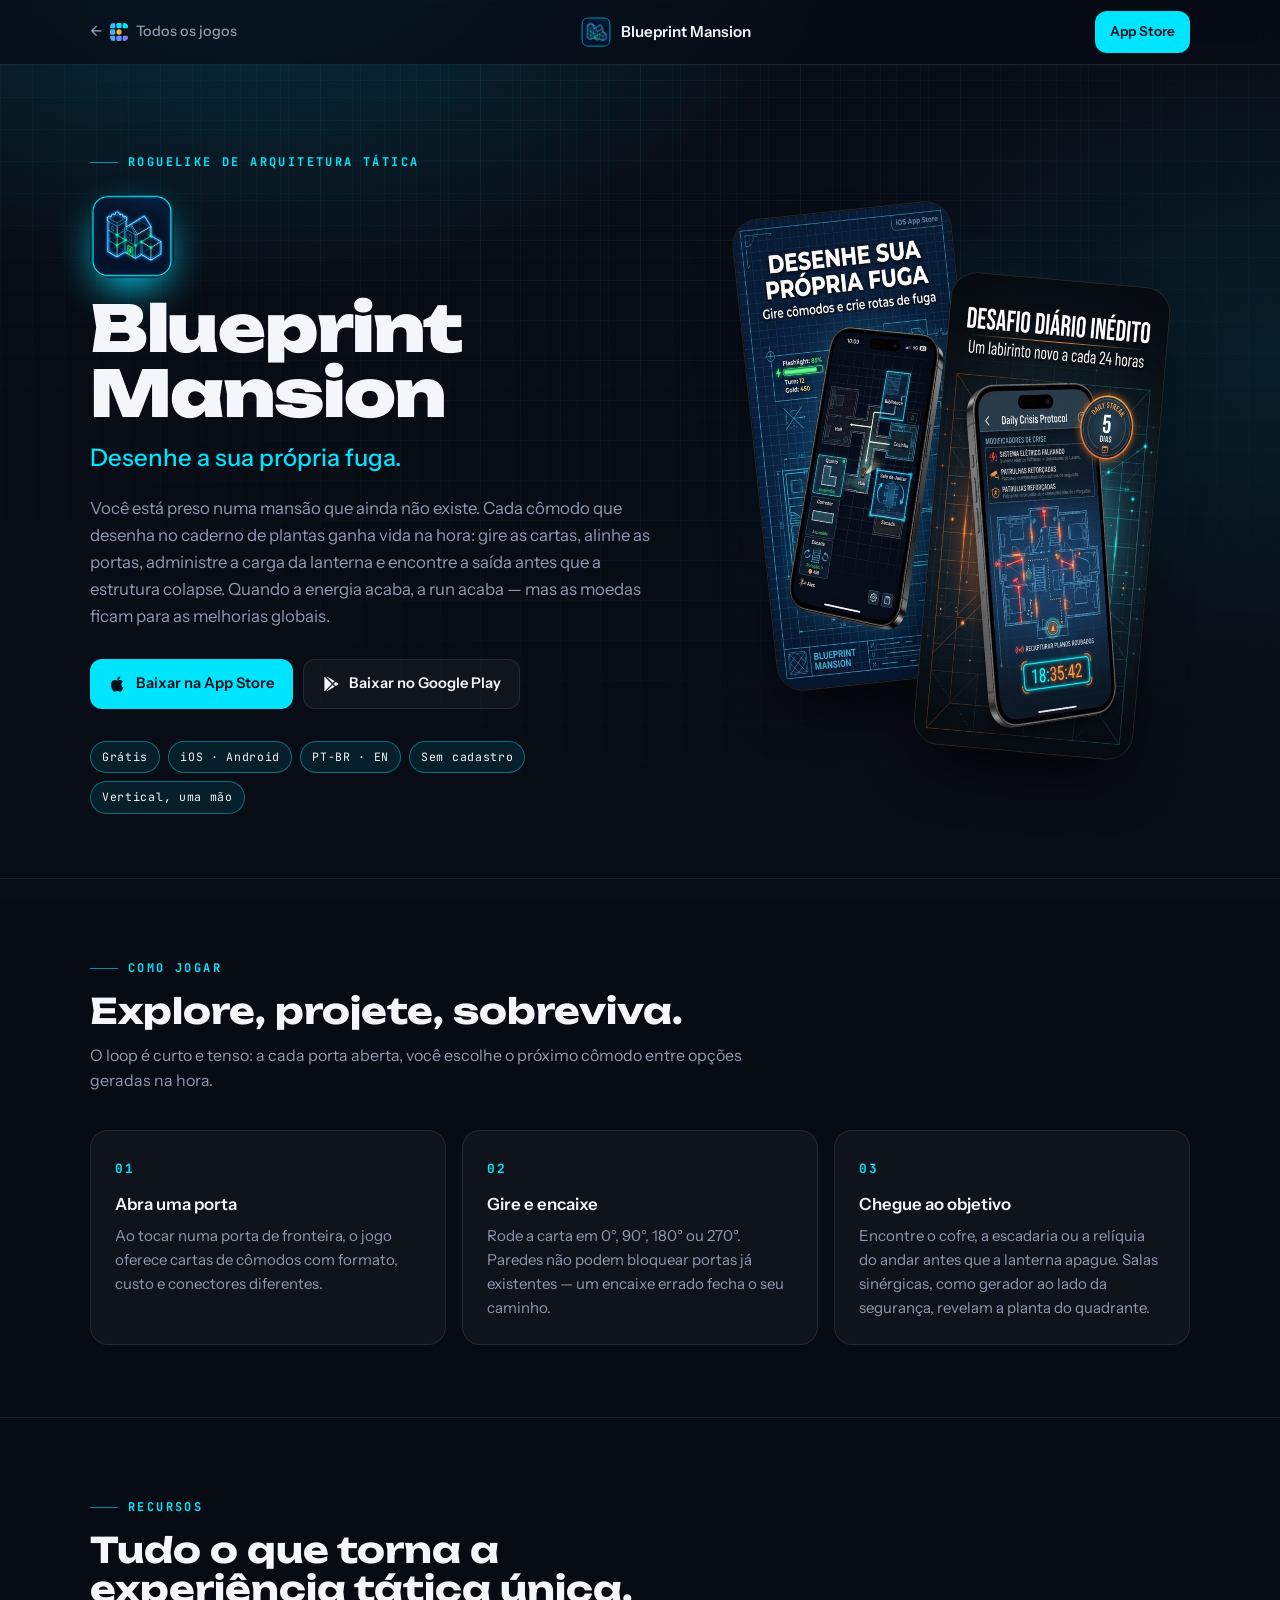
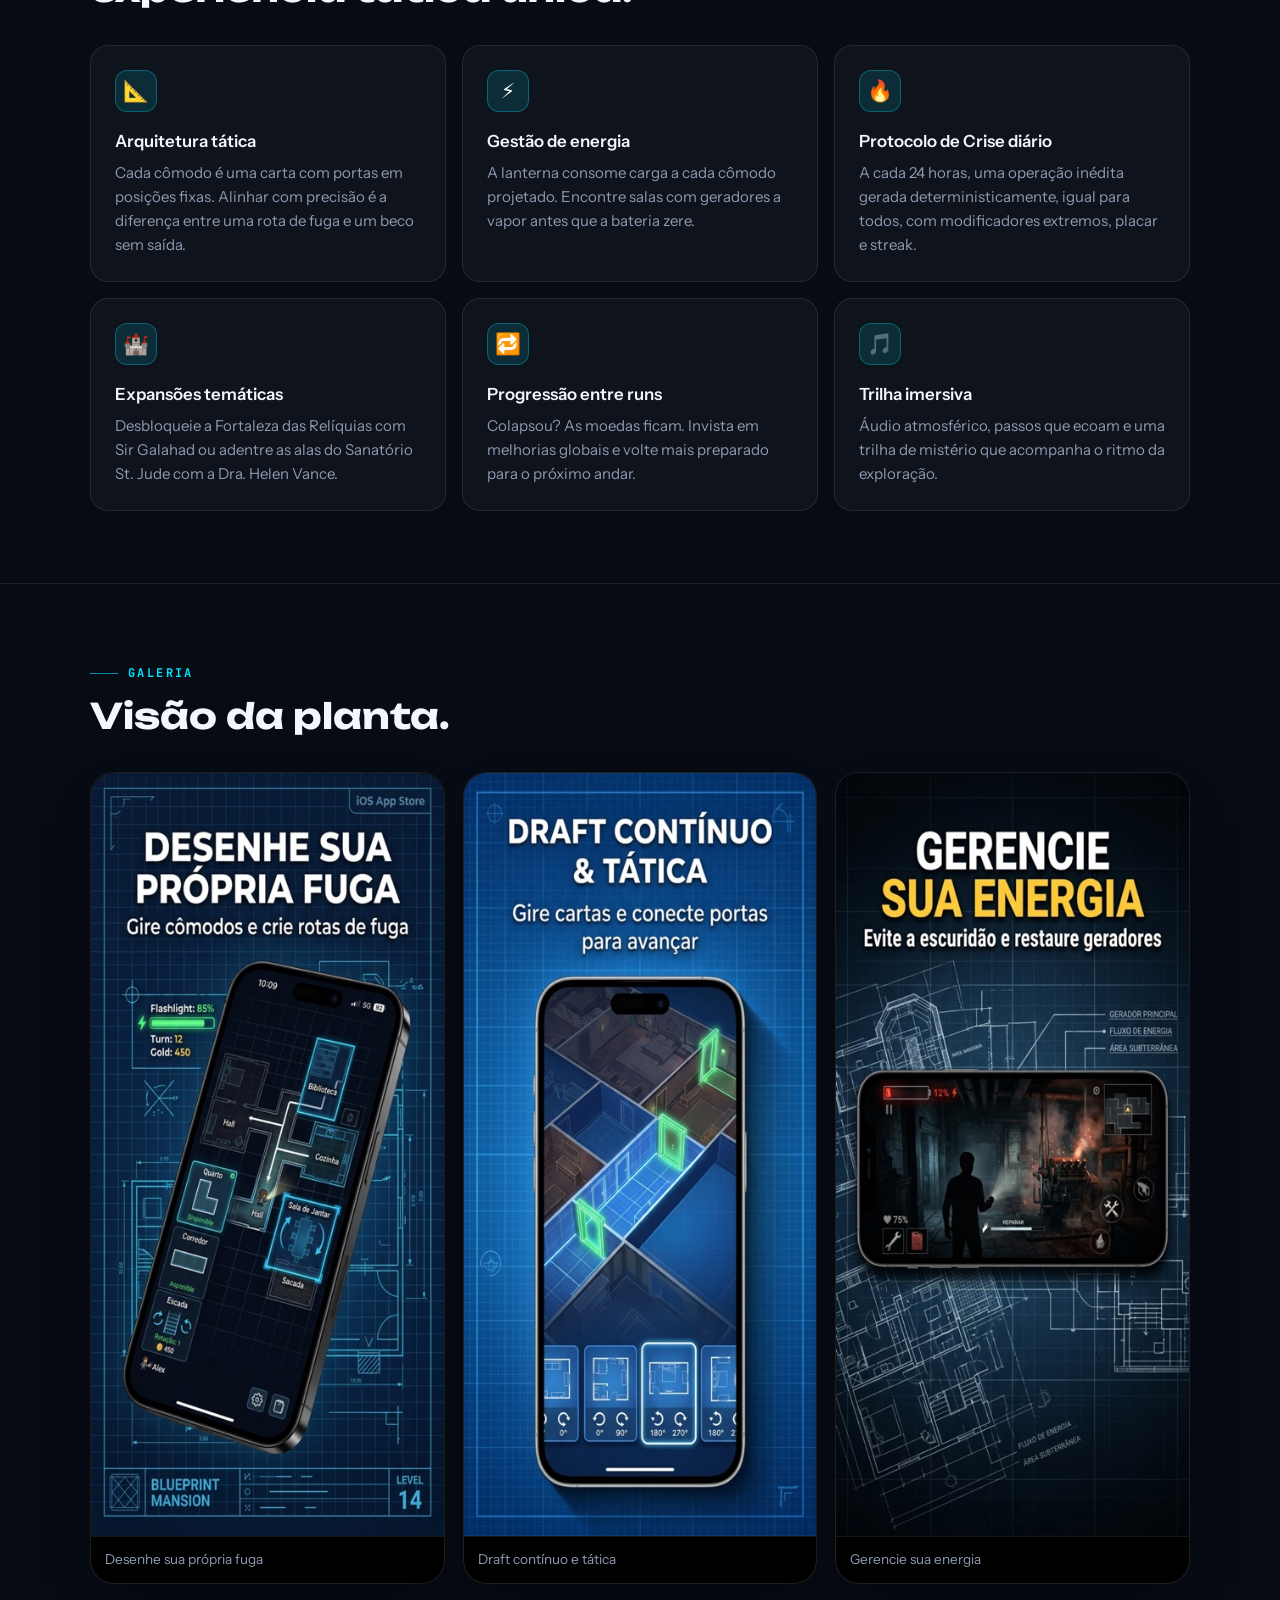
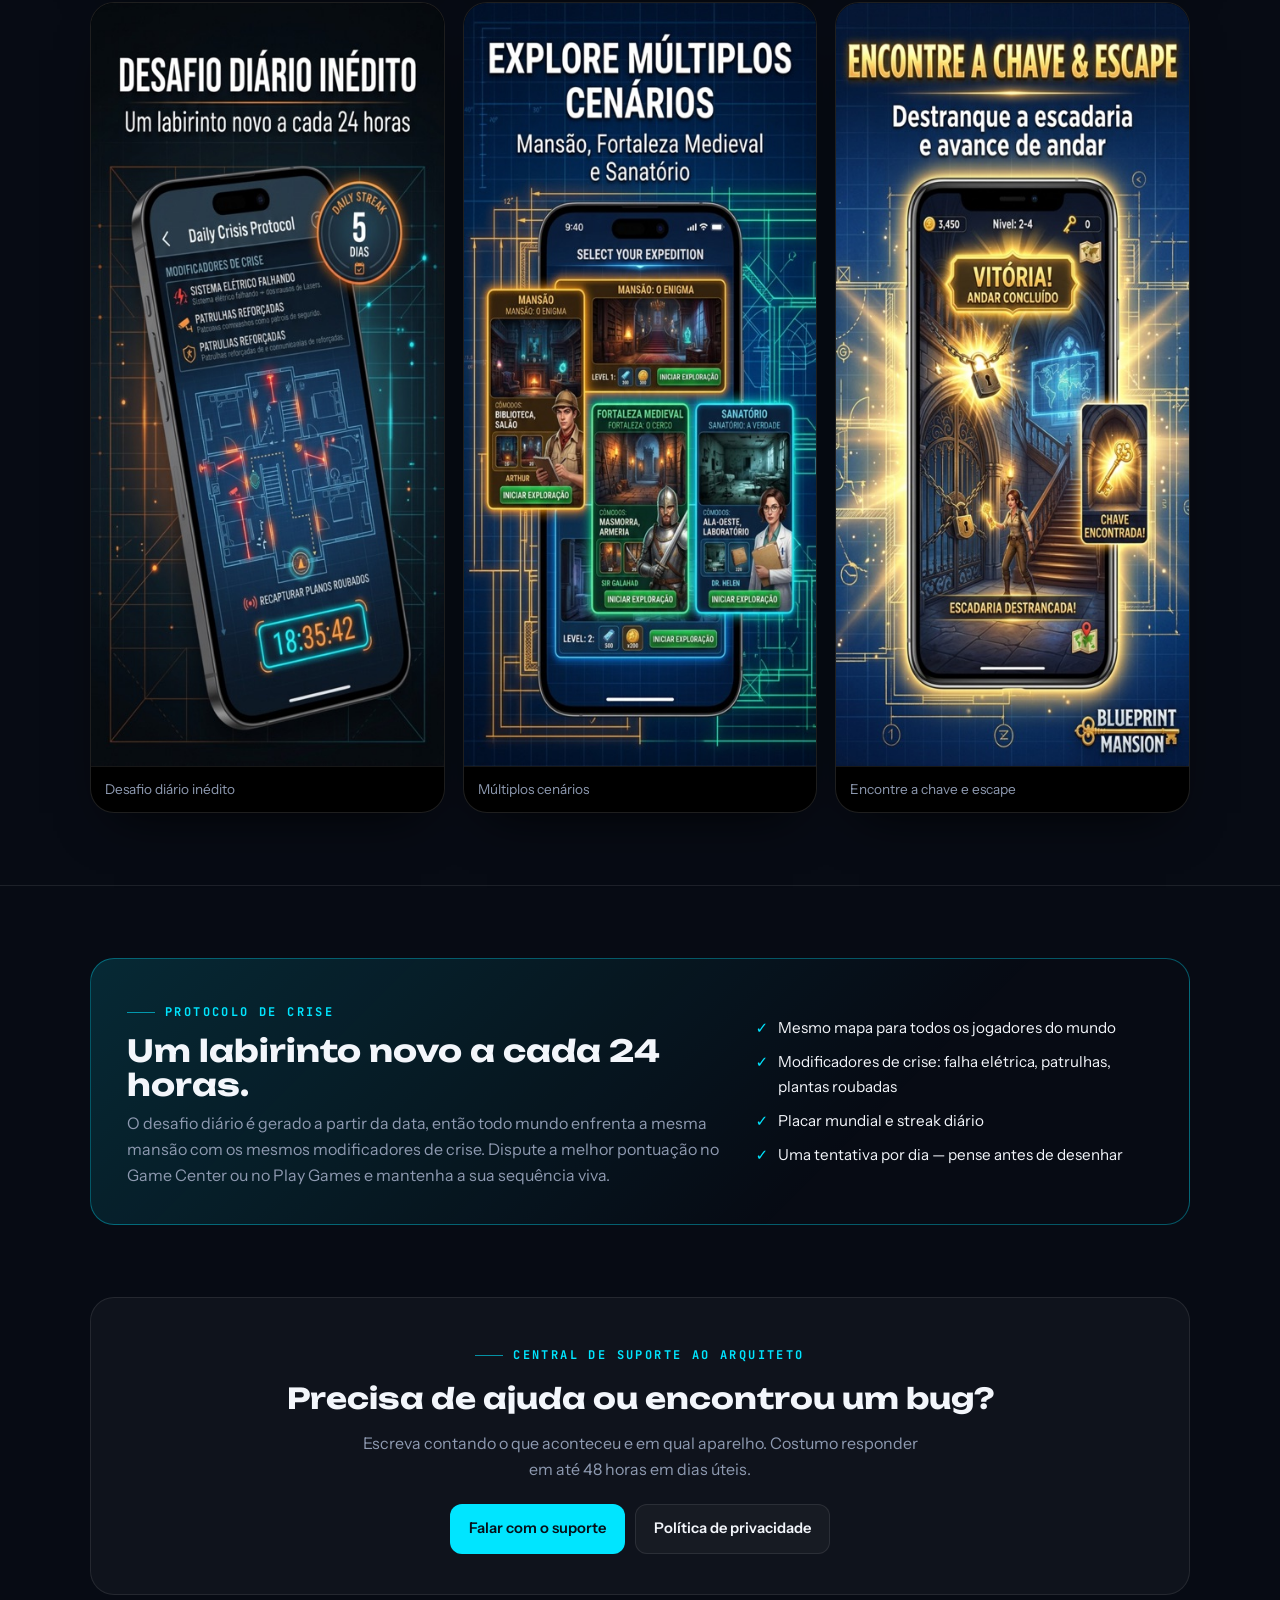
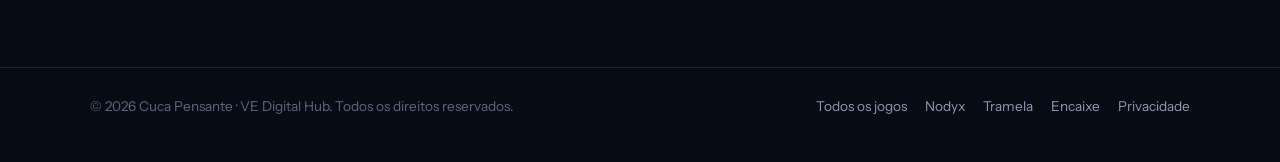
<file: apps/blueprint-mansion/index.html>
<!DOCTYPE html>
<html lang="pt-BR">
<head>
  <meta charset="UTF-8">
  <meta name="viewport" content="width=device-width, initial-scale=1.0">
  <title>Blueprint Mansion • Roguelike de arquitetura tática</title>
  <meta name="description" content="Blueprint Mansion: desenhe a sua própria fuga. Roguelike de arquitetura tática onde cada cômodo desenhado ganha vida. Protocolo de Crise diário, expansões temáticas, PT-BR e EN. iOS e Android.">
  <meta property="og:title" content="Blueprint Mansion">
  <meta property="og:description" content="Desenhe a sua própria fuga. Roguelike de arquitetura tática para iOS e Android.">
  <meta property="og:image" content="https://cucapensante.com.br/assets/blueprint-icon.png">
  <meta name="theme-color" content="#070B14">
  <link rel="icon" type="image/png" href="../../assets/blueprint-icon.png">
  <link rel="preconnect" href="https://fonts.googleapis.com">
  <link rel="preconnect" href="https://fonts.gstatic.com" crossorigin>
  <link href="https://fonts.googleapis.com/css2?family=Unbounded:wght@500;700;900&family=Instrument+Sans:ital,wght@0,400;0,500;0,600;1,400&family=JetBrains+Mono:wght@500;700&display=swap" rel="stylesheet">
  <link rel="stylesheet" href="../../assets/app.css">
  <style>
    :root { --c: #00E5FF; }
    /* toque de "planta baixa": grade mais forte no hero */
    .hero { position: relative; }
    .hero::before { content: ""; position: absolute; inset: 0; z-index: -1; opacity: .5;
      background-image: linear-gradient(rgba(0,229,255,.08) 1px, transparent 1px), linear-gradient(90deg, rgba(0,229,255,.08) 1px, transparent 1px);
      background-size: 32px 32px; mask-image: linear-gradient(#000, transparent); -webkit-mask-image: linear-gradient(#000, transparent); }
  </style>
</head>
<body>
  <div class="backdrop" aria-hidden="true"></div>

  <header>
    <div class="wrap nav">
      <a class="back" href="../../"><img class="hub-mark" src="../../assets/favicon.svg" alt="">Todos os jogos</a>
      <a class="brand" href="#"><img src="../../assets/blueprint-icon.png" alt=""><span>Blueprint Mansion</span></a>
      <a class="btn primary" href="https://apps.apple.com/app/id6810502871" target="_blank" rel="noopener">App Store</a>
    </div>
  </header>

  <main>
    <section class="hero">
      <div class="wrap">
        <div class="reveal">
          <div class="eyebrow">Roguelike de arquitetura tática</div>
          <img class="icon" src="../../assets/blueprint-icon.png" alt="Ícone do Blueprint Mansion">
          <h1>Blueprint Mansion</h1>
          <p class="tagline">Desenhe a sua própria fuga.</p>
          <p class="lead">Você está preso numa mansão que ainda não existe. Cada cômodo que desenha no caderno de plantas ganha vida na hora: gire as cartas, alinhe as portas, administre a carga da lanterna e encontre a saída antes que a estrutura colapse. Quando a energia acaba, a run acaba — mas as moedas ficam para as melhorias globais.</p>
          <div class="actions">
            <a class="btn primary" href="https://apps.apple.com/app/id6810502871" target="_blank" rel="noopener">
              <svg viewBox="0 0 24 24" fill="currentColor"><path d="M16.4 12.6c0-2.6 2.1-3.8 2.2-3.9-1.2-1.8-3.1-2-3.7-2-1.6-.2-3.1.9-3.9.9-.8 0-2-.9-3.4-.9-1.7 0-3.3 1-4.2 2.6-1.8 3.1-.5 7.8 1.3 10.3.9 1.2 1.9 2.6 3.2 2.6 1.3-.1 1.8-.8 3.4-.8 1.6 0 2 .8 3.4.8 1.4 0 2.3-1.3 3.1-2.5 1-1.4 1.4-2.8 1.4-2.9-.1 0-2.8-1.1-2.8-4.2zM13.9 5c.7-.8 1.2-2 1-3.1-1 0-2.2.7-2.9 1.5-.6.7-1.2 1.9-1 3 1.1.1 2.2-.6 2.9-1.4z"/></svg>
              Baixar na App Store
            </a>
            <a class="btn" href="https://play.google.com/store/apps/details?id=com.blueprint.mansion.blueprint_mansion" target="_blank" rel="noopener">
              <svg viewBox="0 0 24 24" fill="currentColor"><path d="M3.6 2.3c-.3.3-.4.7-.4 1.2v17c0 .5.1.9.4 1.2l9.5-9.7-9.5-9.7zm10.6 10.8 2.6 2.6-11 6.3 8.4-8.9zm3.9-3.8 3.1 1.8c.9.5.9 1.3 0 1.8l-3.1 1.8-2.8-2.7 2.8-2.7zM5.8 1.6l11 6.3-2.6 2.6-8.4-8.9z"/></svg>
              Baixar no Google Play
            </a>
          </div>
          <div class="meta">
            <span>Grátis</span><span>iOS · Android</span><span>PT-BR · EN</span><span>Sem cadastro</span><span>Vertical, uma mão</span>
          </div>
        </div>
        <div class="visual reveal">
          <div class="shots">
            <figure class="shot a"><img src="../../assets/blueprint-1.jpg" alt="Gameplay: rota de fuga sendo desenhada na planta"></figure>
            <figure class="shot b"><img src="../../assets/blueprint-2.jpg" alt="Protocolo de Crise Diário"></figure>
          </div>
        </div>
      </div>
    </section>

    <section class="block" id="como-jogar">
      <div class="wrap">
        <div class="section-head reveal">
          <div class="eyebrow">Como jogar</div>
          <h2>Explore, projete, sobreviva.</h2>
          <p>O loop é curto e tenso: a cada porta aberta, você escolhe o próximo cômodo entre opções geradas na hora.</p>
        </div>
        <div class="steps reveal">
          <div class="step"><h3>Abra uma porta</h3><p>Ao tocar numa porta de fronteira, o jogo oferece cartas de cômodos com formato, custo e conectores diferentes.</p></div>
          <div class="step"><h3>Gire e encaixe</h3><p>Rode a carta em 0°, 90°, 180° ou 270°. Paredes não podem bloquear portas já existentes — um encaixe errado fecha o seu caminho.</p></div>
          <div class="step"><h3>Chegue ao objetivo</h3><p>Encontre o cofre, a escadaria ou a relíquia do andar antes que a lanterna apague. Salas sinérgicas, como gerador ao lado da segurança, revelam a planta do quadrante.</p></div>
        </div>
      </div>
    </section>

    <section class="block" id="recursos">
      <div class="wrap">
        <div class="section-head reveal">
          <div class="eyebrow">Recursos</div>
          <h2>Tudo o que torna a experiência tática única.</h2>
        </div>
        <div class="grid-3 reveal">
          <div class="card"><div class="ic">📐</div><h3>Arquitetura tática</h3><p>Cada cômodo é uma carta com portas em posições fixas. Alinhar com precisão é a diferença entre uma rota de fuga e um beco sem saída.</p></div>
          <div class="card"><div class="ic">⚡</div><h3>Gestão de energia</h3><p>A lanterna consome carga a cada cômodo projetado. Encontre salas com geradores a vapor antes que a bateria zere.</p></div>
          <div class="card"><div class="ic">🔥</div><h3>Protocolo de Crise diário</h3><p>A cada 24 horas, uma operação inédita gerada deterministicamente, igual para todos, com modificadores extremos, placar e streak.</p></div>
          <div class="card"><div class="ic">🏰</div><h3>Expansões temáticas</h3><p>Desbloqueie a Fortaleza das Relíquias com Sir Galahad ou adentre as alas do Sanatório St. Jude com a Dra. Helen Vance.</p></div>
          <div class="card"><div class="ic">🔁</div><h3>Progressão entre runs</h3><p>Colapsou? As moedas ficam. Invista em melhorias globais e volte mais preparado para o próximo andar.</p></div>
          <div class="card"><div class="ic">🎵</div><h3>Trilha imersiva</h3><p>Áudio atmosférico, passos que ecoam e uma trilha de mistério que acompanha o ritmo da exploração.</p></div>
        </div>
      </div>
    </section>

    <section class="block" id="galeria">
      <div class="wrap">
        <div class="section-head reveal">
          <div class="eyebrow">Galeria</div>
          <h2>Visão da planta.</h2>
        </div>
        <div class="gallery reveal">
          <figure><img src="../../assets/blueprint-1.jpg" alt="Desenhe sua própria fuga" loading="lazy"><figcaption>Desenhe sua própria fuga</figcaption></figure>
          <figure><img src="../../assets/blueprint-5.jpg" alt="Draft contínuo e tática" loading="lazy"><figcaption>Draft contínuo e tática</figcaption></figure>
          <figure><img src="../../assets/blueprint-4.jpg" alt="Gerencie sua energia" loading="lazy"><figcaption>Gerencie sua energia</figcaption></figure>
          <figure><img src="../../assets/blueprint-2.jpg" alt="Desafio diário inédito" loading="lazy"><figcaption>Desafio diário inédito</figcaption></figure>
          <figure><img src="../../assets/blueprint-3.jpg" alt="Explore múltiplos cenários" loading="lazy"><figcaption>Múltiplos cenários</figcaption></figure>
          <figure><img src="../../assets/blueprint-6.jpg" alt="Encontre a chave e escape" loading="lazy"><figcaption>Encontre a chave e escape</figcaption></figure>
        </div>
      </div>
    </section>

    <section class="block">
      <div class="wrap">
        <div class="feature-band reveal">
          <div>
            <div class="eyebrow">Protocolo de Crise</div>
            <h2>Um labirinto novo a cada 24 horas.</h2>
            <p>O desafio diário é gerado a partir da data, então todo mundo enfrenta a mesma mansão com os mesmos modificadores de crise. Dispute a melhor pontuação no Game Center ou no Play Games e mantenha a sua sequência viva.</p>
          </div>
          <ul>
            <li>Mesmo mapa para todos os jogadores do mundo</li>
            <li>Modificadores de crise: falha elétrica, patrulhas, plantas roubadas</li>
            <li>Placar mundial e streak diário</li>
            <li>Uma tentativa por dia — pense antes de desenhar</li>
          </ul>
        </div>
      </div>
    </section>

    <section class="support" id="suporte">
      <div class="wrap">
        <div class="box reveal">
          <div class="eyebrow">Central de suporte ao arquiteto</div>
          <h2>Precisa de ajuda ou encontrou um bug?</h2>
          <p>Escreva contando o que aconteceu e em qual aparelho. Costumo responder em até 48 horas em dias úteis.</p>
          <div class="actions">
            <a class="btn primary" href="mailto:contato@cucapensante.com.br?subject=Suporte%20-%20Blueprint%20Mansion">Falar com o suporte</a>
            <a class="btn" href="https://emanuelcastro.github.io/blueprint-mansion/privacy.html">Política de privacidade</a>
          </div>
        </div>
      </div>
    </section>
  </main>

  <footer>
    <div class="wrap">
      <div>© 2026 Cuca Pensante · VE Digital Hub. Todos os direitos reservados.</div>
      <div class="links">
        <a href="../../">Todos os jogos</a>
        <a href="../nodyx/">Nodyx</a>
        <a href="../tramela/">Tramela</a>
        <a href="https://jogoencaixe.com.br/">Encaixe</a>
        <a href="https://emanuelcastro.github.io/blueprint-mansion/privacy.html">Privacidade</a>
      </div>
    </div>
  </footer>

  <script src="../../assets/app.js"></script>
</body>
</html>
</file>
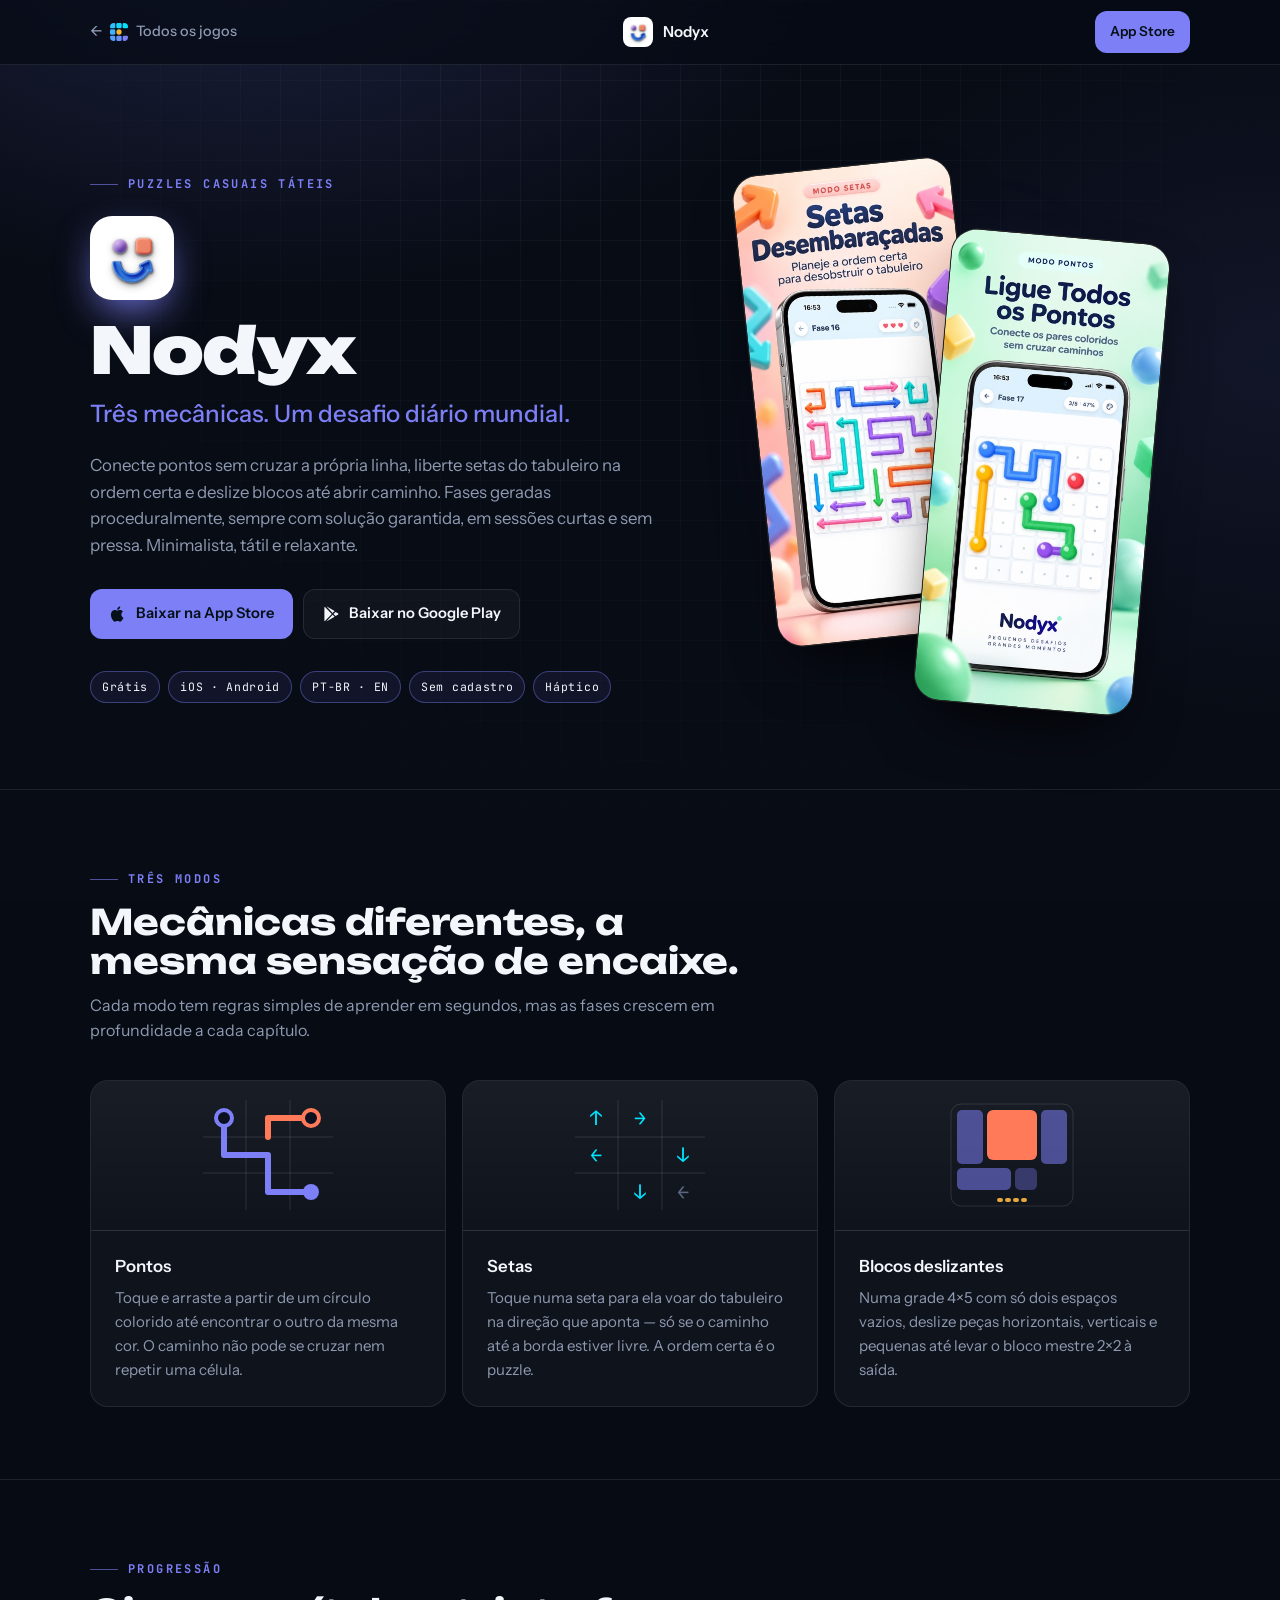
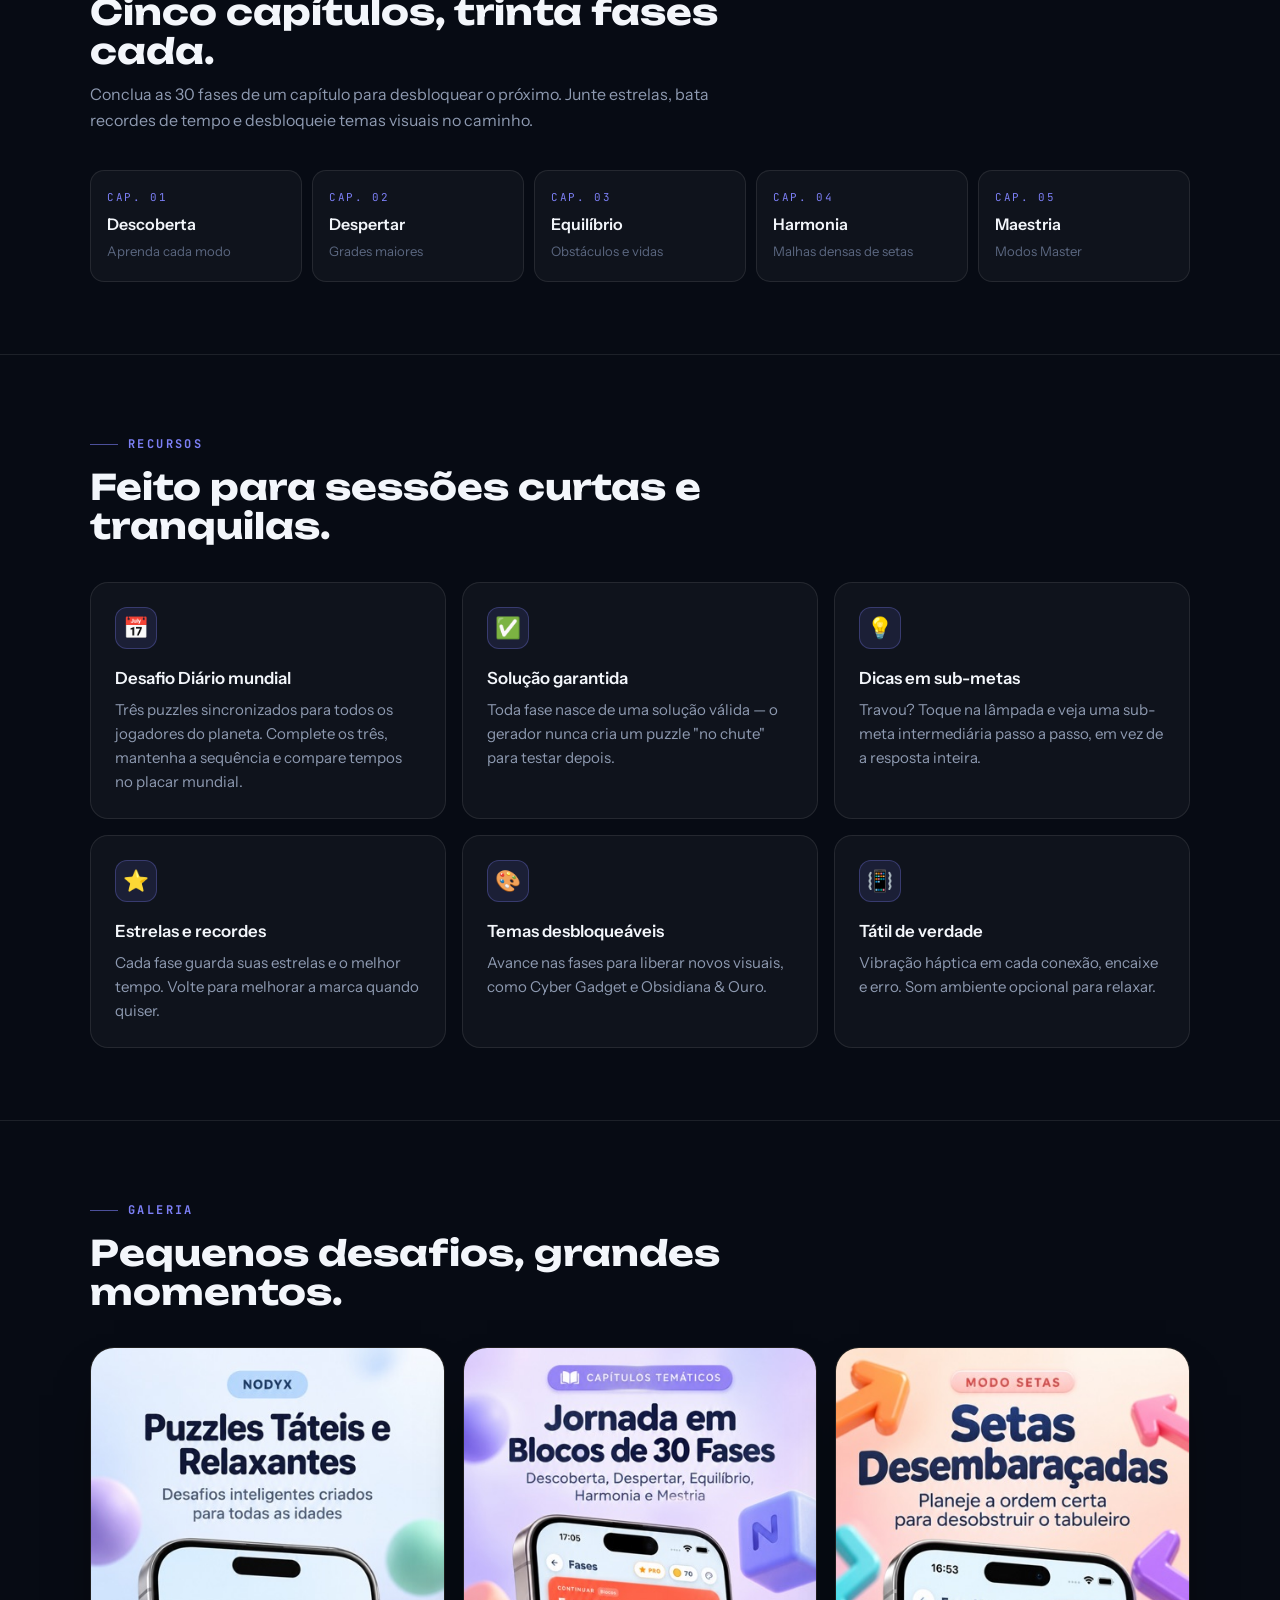
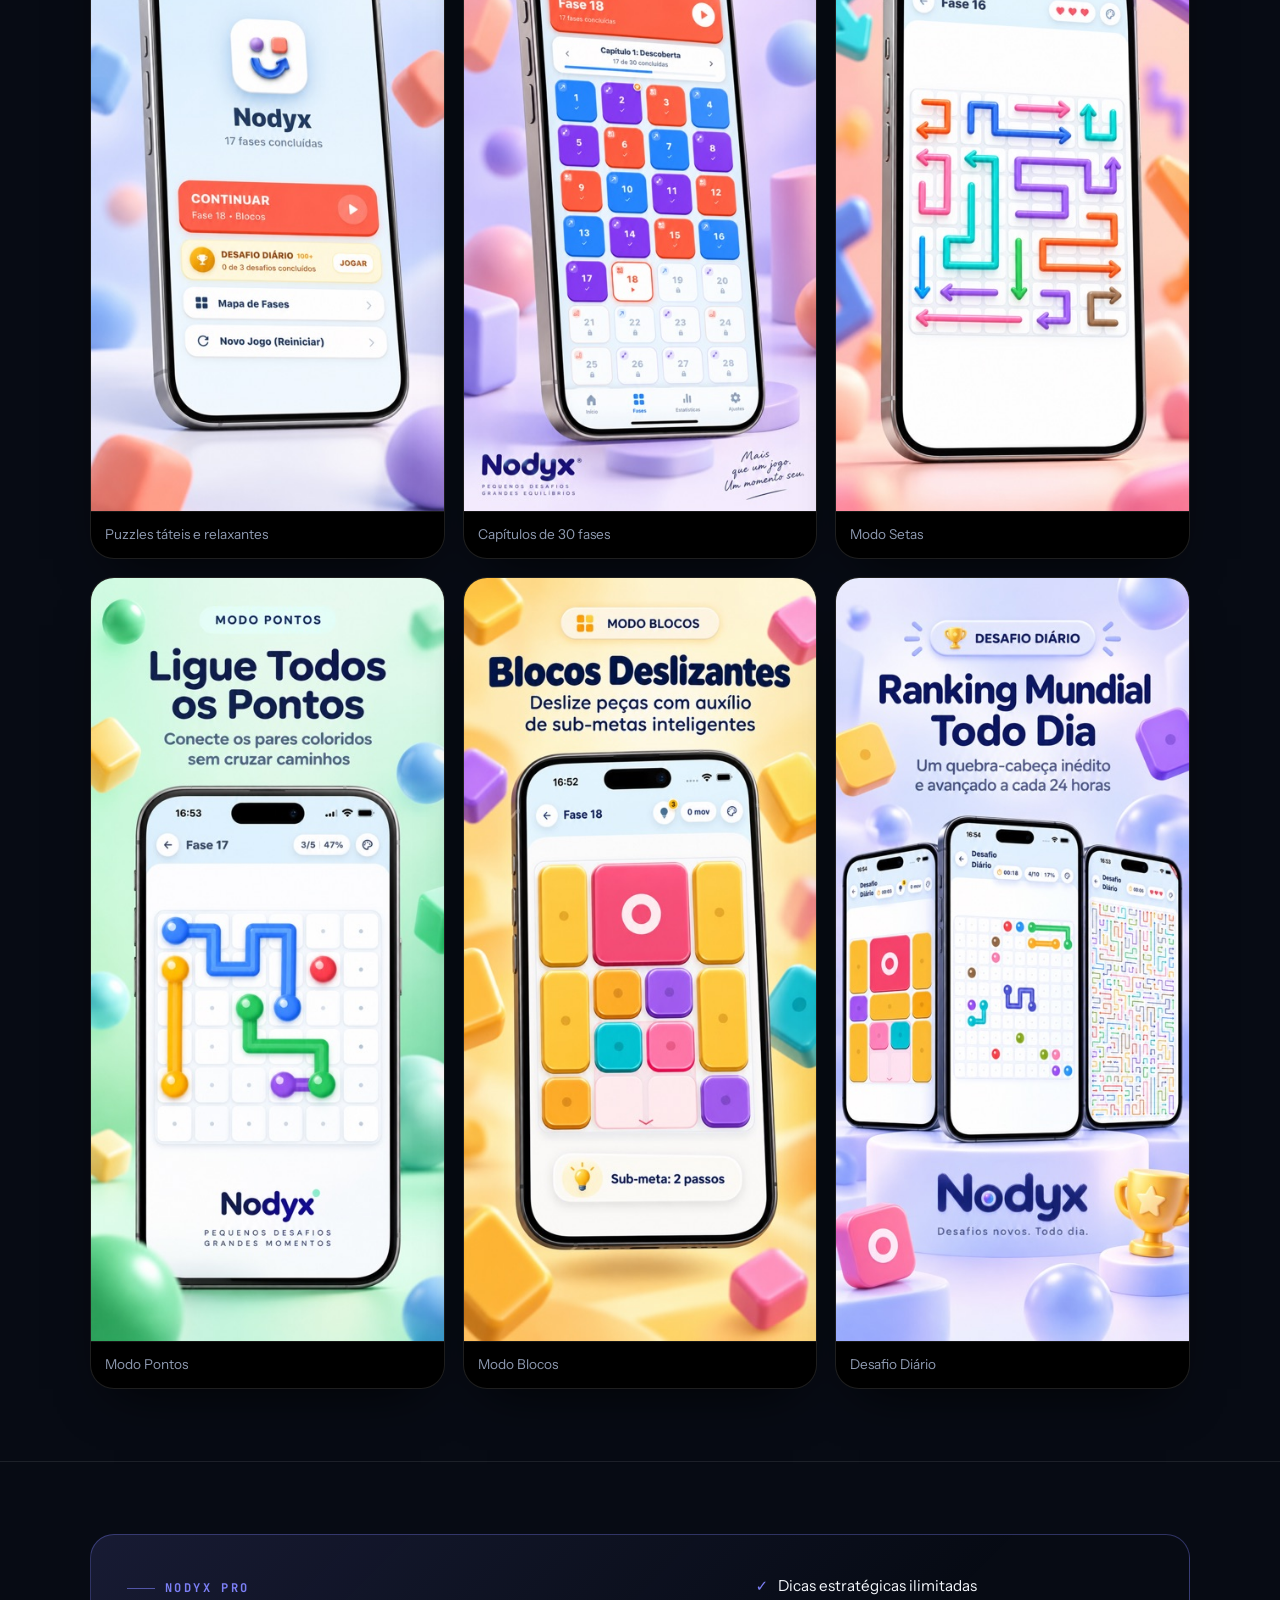
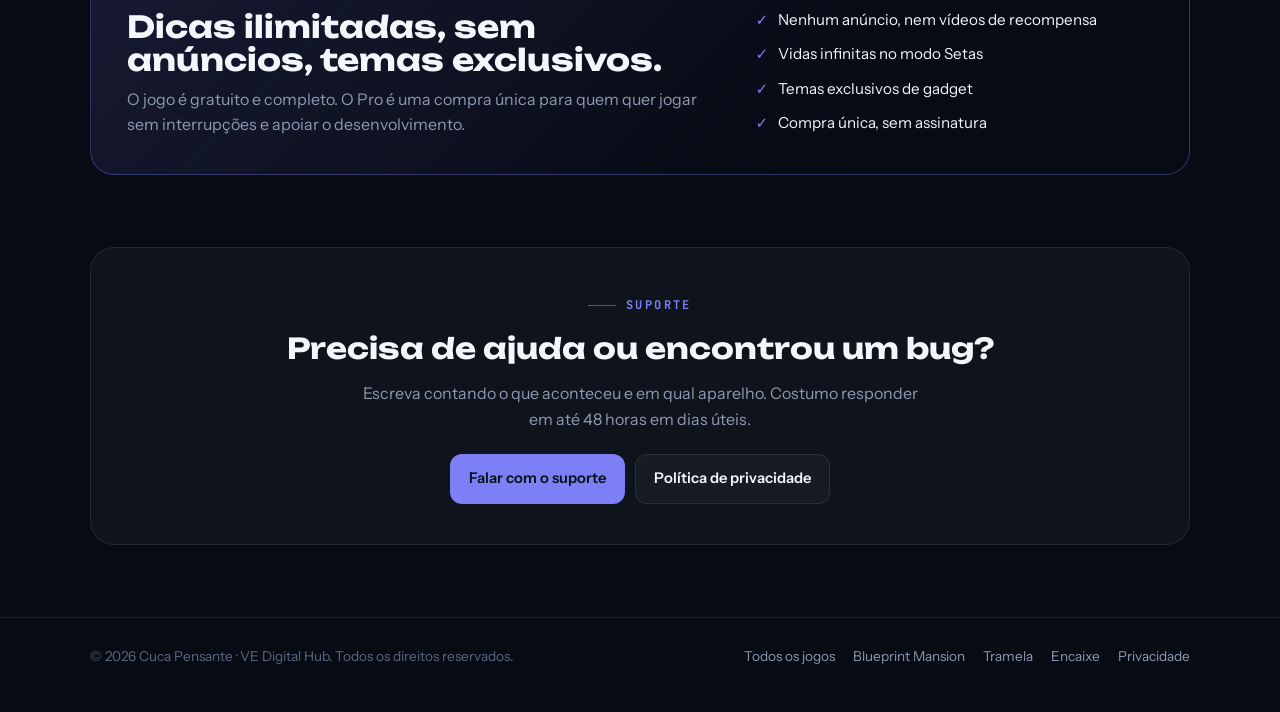
<file: apps/nodyx/index.html>
<!DOCTYPE html>
<html lang="pt-BR">
<head>
  <meta charset="UTF-8">
  <meta name="viewport" content="width=device-width, initial-scale=1.0">
  <title>Nodyx • Puzzles casuais táteis e Desafio Diário</title>
  <meta name="description" content="Nodyx: puzzles casuais, táteis e minimalistas. Três mecânicas — Setas, Pontos e Blocos Deslizantes — fases procedurais com solução garantida, capítulos e Desafio Diário mundial. iOS e Android.">
  <meta property="og:title" content="Nodyx • Puzzles & Desafios">
  <meta property="og:description" content="Três mecânicas, um desafio diário mundial. Puzzles casuais para iOS e Android.">
  <meta property="og:image" content="https://cucapensante.com.br/assets/nodyx-icon.png">
  <meta name="theme-color" content="#070B14">
  <link rel="icon" type="image/png" href="../../assets/nodyx-icon.png">
  <link rel="preconnect" href="https://fonts.googleapis.com">
  <link rel="preconnect" href="https://fonts.gstatic.com" crossorigin>
  <link href="https://fonts.googleapis.com/css2?family=Unbounded:wght@500;700;900&family=Instrument+Sans:ital,wght@0,400;0,500;0,600;1,400&family=JetBrains+Mono:wght@500;700&display=swap" rel="stylesheet">
  <link rel="stylesheet" href="../../assets/app.css">
  <style>
    :root { --c: #7C7FF5; --cy: #00E5FF; --coral: #FF7A59; --gold: #E5A93C; }


    /* cartões de modo com mini-ilustração */
    .mode { padding: 0; overflow: hidden; }
    .mode .art { height: 150px; display: grid; place-items: center; background: linear-gradient(180deg, rgba(255,255,255,.04), transparent); border-bottom: 1px solid var(--line); }
    .mode .art svg { width: 130px; height: 110px; overflow: visible; }
    .mode .body { padding: 22px 24px 24px; }
    .mode .art line.g { stroke: rgba(255,255,255,.12); }
    .mode .art .t { font-family: var(--mono); font-weight: 700; font-size: 20px; text-anchor: middle; dominant-baseline: central; }

    /* capítulos */
    .chapters { display: grid; grid-template-columns: repeat(5, 1fr); gap: 10px; }
    @media (max-width: 760px) { .chapters { grid-template-columns: repeat(2, 1fr); } }
    .chapter { padding: 18px 16px; border-radius: 14px; border: 1px solid var(--line); background: var(--surface); }
    .chapter small { font-family: var(--mono); font-size: .68rem; letter-spacing: .15em; color: var(--c); display: block; margin-bottom: 6px; }
    .chapter b { font-weight: 600; display: block; }
    .chapter span { color: var(--dim); font-size: .82rem; }
  </style>
</head>
<body>
  <div class="backdrop" aria-hidden="true"></div>

  <header>
    <div class="wrap nav">
      <a class="back" href="../../"><img class="hub-mark" src="../../assets/favicon.svg" alt="">Todos os jogos</a>
      <a class="brand" href="#"><img src="../../assets/nodyx-icon.png" alt=""><span>Nodyx</span></a>
      <a class="btn primary" href="https://apps.apple.com/app/id6813184656" target="_blank" rel="noopener">App Store</a>
    </div>
  </header>

  <main>
    <section class="hero">
      <div class="wrap">
        <div class="reveal">
          <div class="eyebrow">Puzzles casuais táteis</div>
          <img class="icon" src="../../assets/nodyx-icon.png" alt="Ícone do Nodyx">
          <h1>Nodyx</h1>
          <p class="tagline">Três mecânicas. Um desafio diário mundial.</p>
          <p class="lead">Conecte pontos sem cruzar a própria linha, liberte setas do tabuleiro na ordem certa e deslize blocos até abrir caminho. Fases geradas proceduralmente, sempre com solução garantida, em sessões curtas e sem pressa. Minimalista, tátil e relaxante.</p>
          <div class="actions">
            <a class="btn primary" href="https://apps.apple.com/app/id6813184656" target="_blank" rel="noopener">
              <svg viewBox="0 0 24 24" fill="currentColor"><path d="M16.4 12.6c0-2.6 2.1-3.8 2.2-3.9-1.2-1.8-3.1-2-3.7-2-1.6-.2-3.1.9-3.9.9-.8 0-2-.9-3.4-.9-1.7 0-3.3 1-4.2 2.6-1.8 3.1-.5 7.8 1.3 10.3.9 1.2 1.9 2.6 3.2 2.6 1.3-.1 1.8-.8 3.4-.8 1.6 0 2 .8 3.4.8 1.4 0 2.3-1.3 3.1-2.5 1-1.4 1.4-2.8 1.4-2.9-.1 0-2.8-1.1-2.8-4.2zM13.9 5c.7-.8 1.2-2 1-3.1-1 0-2.2.7-2.9 1.5-.6.7-1.2 1.9-1 3 1.1.1 2.2-.6 2.9-1.4z"/></svg>
              Baixar na App Store
            </a>
            <a class="btn" href="https://play.google.com/store/apps/details?id=com.nodyx.app" target="_blank" rel="noopener">
              <svg viewBox="0 0 24 24" fill="currentColor"><path d="M3.6 2.3c-.3.3-.4.7-.4 1.2v17c0 .5.1.9.4 1.2l9.5-9.7-9.5-9.7zm10.6 10.8 2.6 2.6-11 6.3 8.4-8.9zm3.9-3.8 3.1 1.8c.9.5.9 1.3 0 1.8l-3.1 1.8-2.8-2.7 2.8-2.7zM5.8 1.6l11 6.3-2.6 2.6-8.4-8.9z"/></svg>
              Baixar no Google Play
            </a>
          </div>
          <div class="meta">
            <span>Grátis</span><span>iOS · Android</span><span>PT-BR · EN</span><span>Sem cadastro</span><span>Háptico</span>
          </div>
        </div>
        <div class="visual reveal">
          <div class="shots">
            <figure class="shot a"><img src="../../assets/nodyx-3.jpg" alt="Modo Setas: setas desembaraçadas"></figure>
            <figure class="shot b"><img src="../../assets/nodyx-4.jpg" alt="Modo Pontos: ligue todos os pontos"></figure>
          </div>
        </div>
      </div>
    </section>

    <section class="block" id="modos">
      <div class="wrap">
        <div class="section-head reveal">
          <div class="eyebrow">Três modos</div>
          <h2>Mecânicas diferentes, a mesma sensação de encaixe.</h2>
          <p>Cada modo tem regras simples de aprender em segundos, mas as fases crescem em profundidade a cada capítulo.</p>
        </div>
        <div class="grid-3 reveal">
          <div class="card mode">
            <div class="art">
              <svg viewBox="0 0 130 110">
                <g class="g" stroke="rgba(255,255,255,.12)"><line x1="0" y1="37" x2="130" y2="37"/><line x1="0" y1="73" x2="130" y2="73"/><line x1="43" y1="0" x2="43" y2="110"/><line x1="87" y1="0" x2="87" y2="110"/></g>
                <polyline points="21,18 21,55 65,55 65,92 108,92" fill="none" stroke="#7C7FF5" stroke-width="6" stroke-linecap="round" stroke-linejoin="round"/>
                <circle cx="21" cy="18" r="8" fill="#0C1122" stroke="#7C7FF5" stroke-width="4"/><circle cx="108" cy="92" r="8" fill="#7C7FF5"/>
                <polyline points="108,18 65,18 65,37" fill="none" stroke="#FF7A59" stroke-width="6" stroke-linecap="round" stroke-linejoin="round"/>
                <circle cx="108" cy="18" r="8" fill="#0C1122" stroke="#FF7A59" stroke-width="4"/>
              </svg>
            </div>
            <div class="body"><h3>Pontos</h3><p>Toque e arraste a partir de um círculo colorido até encontrar o outro da mesma cor. O caminho não pode se cruzar nem repetir uma célula.</p></div>
          </div>
          <div class="card mode">
            <div class="art">
              <svg viewBox="0 0 130 110">
                <g class="g" stroke="rgba(255,255,255,.12)"><line x1="0" y1="37" x2="130" y2="37"/><line x1="0" y1="73" x2="130" y2="73"/><line x1="43" y1="0" x2="43" y2="110"/><line x1="87" y1="0" x2="87" y2="110"/></g>
                <text class="t" x="21" y="18" fill="#00E5FF">↑</text><text class="t" x="65" y="18" fill="#00E5FF">→</text><text class="t" x="108" y="55" fill="#00E5FF">↓</text>
                <text class="t" x="21" y="55" fill="#00E5FF">←</text><text class="t" x="65" y="92" fill="#00E5FF">↓</text><text class="t" x="108" y="92" fill="#5B6780">←</text>
              </svg>
            </div>
            <div class="body"><h3>Setas</h3><p>Toque numa seta para ela voar do tabuleiro na direção que aponta — só se o caminho até a borda estiver livre. A ordem certa é o puzzle.</p></div>
          </div>
          <div class="card mode">
            <div class="art">
              <svg viewBox="0 0 130 110">
                <rect x="4" y="4" width="122" height="102" rx="10" fill="none" stroke="rgba(255,255,255,.12)"/>
                <rect x="10" y="10" width="26" height="54" rx="5" fill="rgba(124,127,245,.55)"/>
                <rect x="94" y="10" width="26" height="54" rx="5" fill="rgba(124,127,245,.55)"/>
                <rect x="40" y="10" width="50" height="50" rx="6" fill="#FF7A59"/>
                <rect x="10" y="68" width="54" height="22" rx="5" fill="rgba(124,127,245,.55)"/>
                <rect x="68" y="68" width="22" height="22" rx="5" fill="rgba(124,127,245,.35)"/>
                <path d="M52 100 h26" stroke="#E5A93C" stroke-width="4" stroke-linecap="round" stroke-dasharray="2 6"/>
              </svg>
            </div>
            <div class="body"><h3>Blocos deslizantes</h3><p>Numa grade 4×5 com só dois espaços vazios, deslize peças horizontais, verticais e pequenas até levar o bloco mestre 2×2 à saída.</p></div>
          </div>
        </div>
      </div>
    </section>

    <section class="block" id="capitulos">
      <div class="wrap">
        <div class="section-head reveal">
          <div class="eyebrow">Progressão</div>
          <h2>Cinco capítulos, trinta fases cada.</h2>
          <p>Conclua as 30 fases de um capítulo para desbloquear o próximo. Junte estrelas, bata recordes de tempo e desbloqueie temas visuais no caminho.</p>
        </div>
        <div class="chapters reveal">
          <div class="chapter"><small>CAP. 01</small><b>Descoberta</b><span>Aprenda cada modo</span></div>
          <div class="chapter"><small>CAP. 02</small><b>Despertar</b><span>Grades maiores</span></div>
          <div class="chapter"><small>CAP. 03</small><b>Equilíbrio</b><span>Obstáculos e vidas</span></div>
          <div class="chapter"><small>CAP. 04</small><b>Harmonia</b><span>Malhas densas de setas</span></div>
          <div class="chapter"><small>CAP. 05</small><b>Maestria</b><span>Modos Master</span></div>
        </div>
      </div>
    </section>

    <section class="block" id="recursos">
      <div class="wrap">
        <div class="section-head reveal">
          <div class="eyebrow">Recursos</div>
          <h2>Feito para sessões curtas e tranquilas.</h2>
        </div>
        <div class="grid-3 reveal">
          <div class="card"><div class="ic">📅</div><h3>Desafio Diário mundial</h3><p>Três puzzles sincronizados para todos os jogadores do planeta. Complete os três, mantenha a sequência e compare tempos no placar mundial.</p></div>
          <div class="card"><div class="ic">✅</div><h3>Solução garantida</h3><p>Toda fase nasce de uma solução válida — o gerador nunca cria um puzzle "no chute" para testar depois.</p></div>
          <div class="card"><div class="ic">💡</div><h3>Dicas em sub-metas</h3><p>Travou? Toque na lâmpada e veja uma sub-meta intermediária passo a passo, em vez de a resposta inteira.</p></div>
          <div class="card"><div class="ic">⭐</div><h3>Estrelas e recordes</h3><p>Cada fase guarda suas estrelas e o melhor tempo. Volte para melhorar a marca quando quiser.</p></div>
          <div class="card"><div class="ic">🎨</div><h3>Temas desbloqueáveis</h3><p>Avance nas fases para liberar novos visuais, como Cyber Gadget e Obsidiana & Ouro.</p></div>
          <div class="card"><div class="ic">📳</div><h3>Tátil de verdade</h3><p>Vibração háptica em cada conexão, encaixe e erro. Som ambiente opcional para relaxar.</p></div>
        </div>
      </div>
    </section>

    <section class="block" id="galeria">
      <div class="wrap">
        <div class="section-head reveal">
          <div class="eyebrow">Galeria</div>
          <h2>Pequenos desafios, grandes momentos.</h2>
        </div>
        <div class="gallery reveal">
          <figure><img src="../../assets/nodyx-1.jpg" alt="Puzzles táteis e relaxantes" loading="lazy"><figcaption>Puzzles táteis e relaxantes</figcaption></figure>
          <figure><img src="../../assets/nodyx-2.jpg" alt="Jornada em blocos de 30 fases" loading="lazy"><figcaption>Capítulos de 30 fases</figcaption></figure>
          <figure><img src="../../assets/nodyx-3.jpg" alt="Modo Setas" loading="lazy"><figcaption>Modo Setas</figcaption></figure>
          <figure><img src="../../assets/nodyx-4.jpg" alt="Modo Pontos" loading="lazy"><figcaption>Modo Pontos</figcaption></figure>
          <figure><img src="../../assets/nodyx-5.jpg" alt="Modo Blocos deslizantes" loading="lazy"><figcaption>Modo Blocos</figcaption></figure>
          <figure><img src="../../assets/nodyx-6.jpg" alt="Desafio Diário com ranking mundial" loading="lazy"><figcaption>Desafio Diário</figcaption></figure>
        </div>
      </div>
    </section>

    <section class="block">
      <div class="wrap">
        <div class="feature-band reveal">
          <div>
            <div class="eyebrow">Nodyx Pro</div>
            <h2>Dicas ilimitadas, sem anúncios, temas exclusivos.</h2>
            <p>O jogo é gratuito e completo. O Pro é uma compra única para quem quer jogar sem interrupções e apoiar o desenvolvimento.</p>
          </div>
          <ul>
            <li>Dicas estratégicas ilimitadas</li>
            <li>Nenhum anúncio, nem vídeos de recompensa</li>
            <li>Vidas infinitas no modo Setas</li>
            <li>Temas exclusivos de gadget</li>
            <li>Compra única, sem assinatura</li>
          </ul>
        </div>
      </div>
    </section>

    <section class="support" id="suporte">
      <div class="wrap">
        <div class="box reveal">
          <div class="eyebrow">Suporte</div>
          <h2>Precisa de ajuda ou encontrou um bug?</h2>
          <p>Escreva contando o que aconteceu e em qual aparelho. Costumo responder em até 48 horas em dias úteis.</p>
          <div class="actions">
            <a class="btn primary" href="mailto:contato@cucapensante.com.br?subject=Suporte%20-%20Nodyx">Falar com o suporte</a>
            <a class="btn" href="https://emanuelcastro.github.io/nodyx/privacy.html">Política de privacidade</a>
          </div>
        </div>
      </div>
    </section>
  </main>

  <footer>
    <div class="wrap">
      <div>© 2026 Cuca Pensante · VE Digital Hub. Todos os direitos reservados.</div>
      <div class="links">
        <a href="../../">Todos os jogos</a>
        <a href="../blueprint-mansion/">Blueprint Mansion</a>
        <a href="../tramela/">Tramela</a>
        <a href="https://jogoencaixe.com.br/">Encaixe</a>
        <a href="https://emanuelcastro.github.io/nodyx/privacy.html">Privacidade</a>
      </div>
    </div>
  </footer>

  <script src="../../assets/app.js"></script>
</body>
</html>
</file>
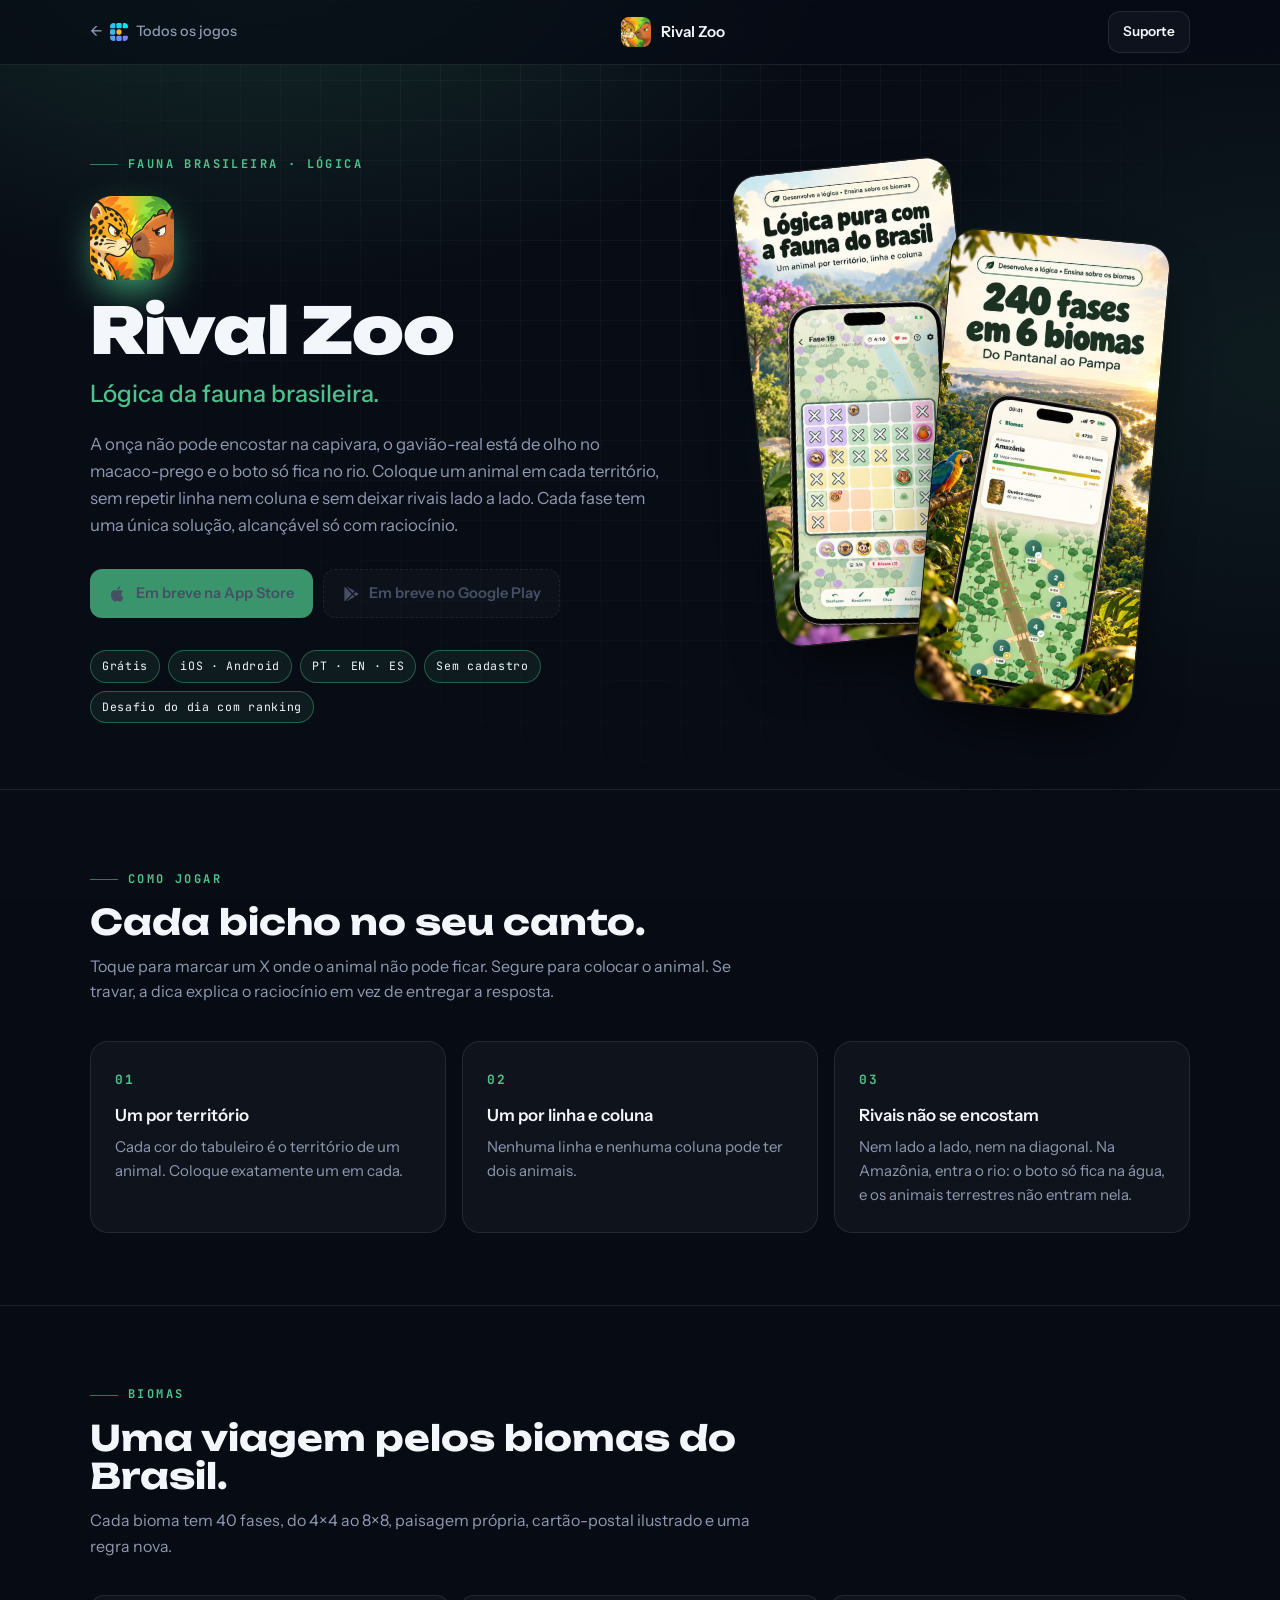
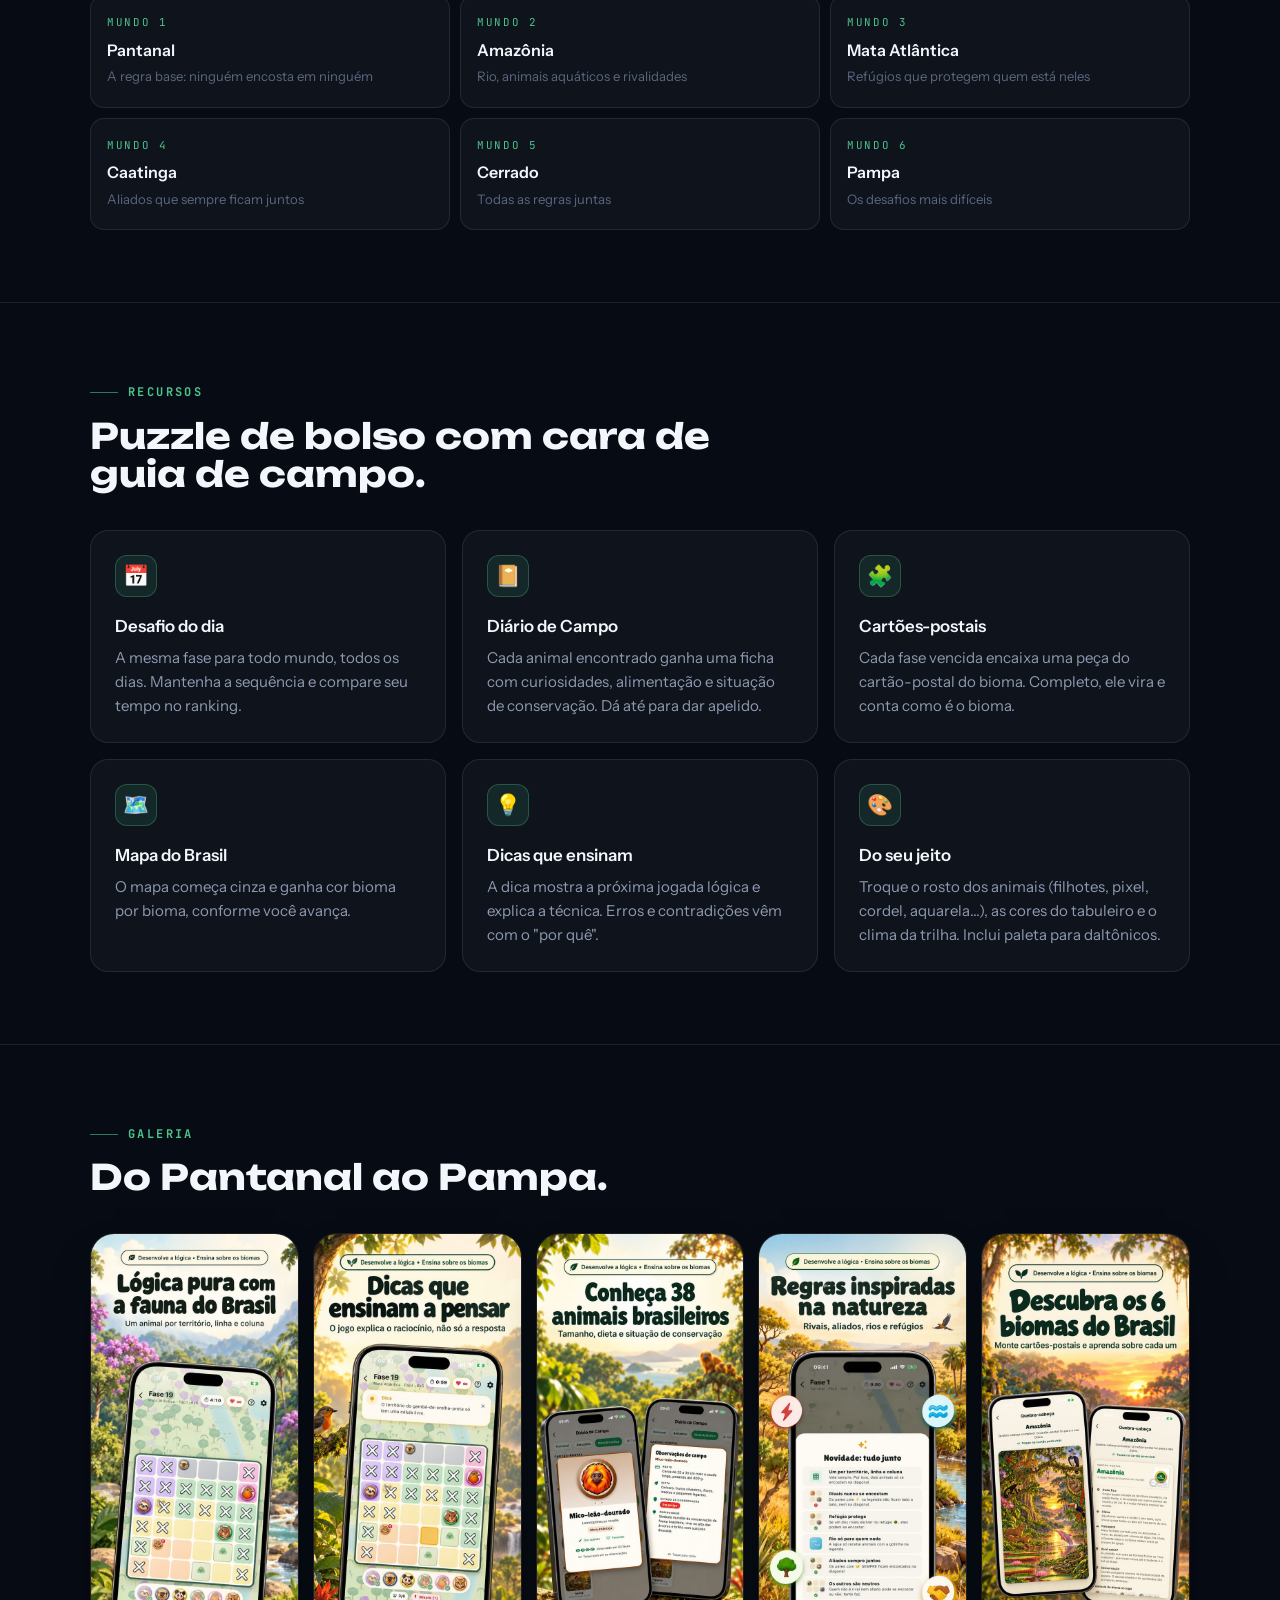
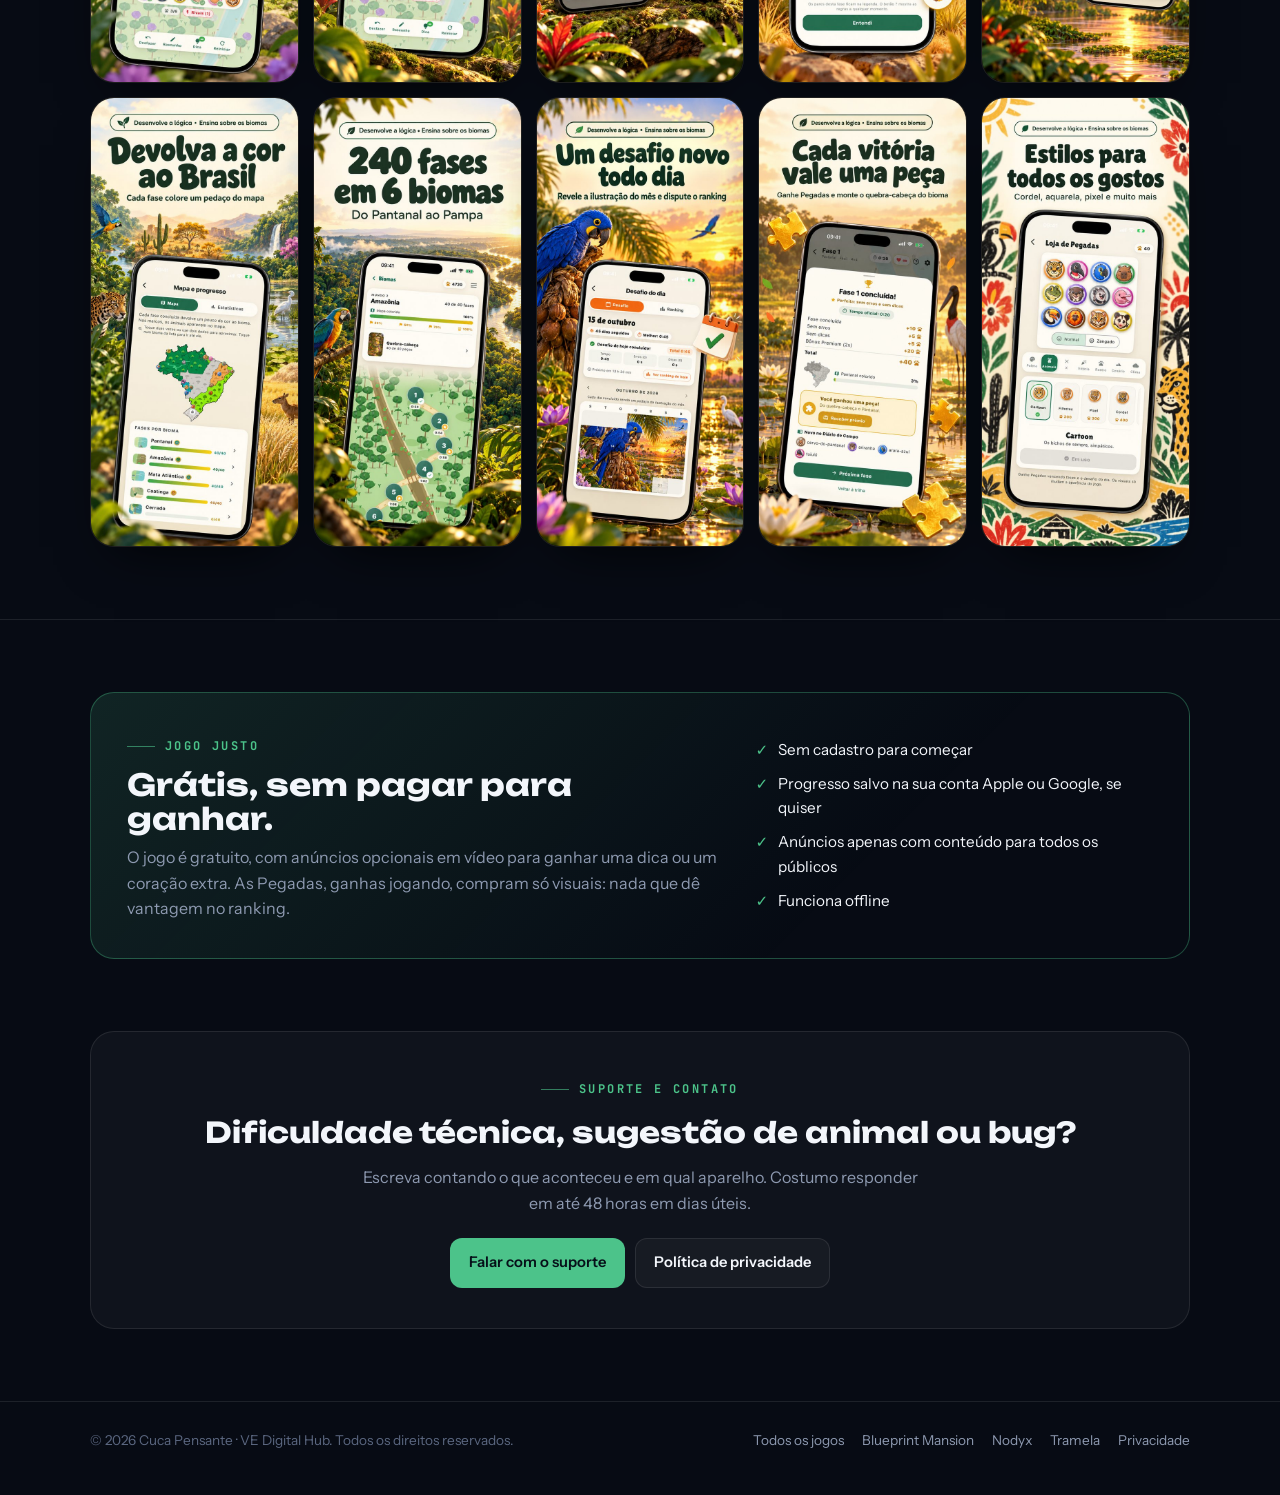
<file: apps/rival-zoo/index.html>
<!DOCTYPE html>
<html lang="pt-BR">
<head>
  <meta charset="UTF-8">
  <meta name="viewport" content="width=device-width, initial-scale=1.0">
  <title>Rival Zoo • Lógica da fauna brasileira</title>
  <meta name="description" content="Rival Zoo: puzzles de lógica com a fauna brasileira. Coloque um animal por território, linha e coluna sem deixar rivais se encostarem. Pantanal, Amazônia, desafio do dia com ranking e Diário de Campo. iOS e Android.">
  <meta property="og:title" content="Rival Zoo">
  <meta property="og:description" content="Lógica da fauna brasileira. Puzzles para iOS e Android.">
  <meta property="og:image" content="https://cucapensante.com.br/assets/rivalzoo-icon.png">
  <meta name="theme-color" content="#0E1A12">
  <link rel="icon" type="image/png" href="../../assets/rivalzoo-icon.png">
  <link rel="preconnect" href="https://fonts.googleapis.com">
  <link rel="preconnect" href="https://fonts.gstatic.com" crossorigin>
  <link href="https://fonts.googleapis.com/css2?family=Unbounded:wght@500;700;900&family=Instrument+Sans:ital,wght@0,400;0,500;0,600;1,400&family=JetBrains+Mono:wght@500;700&display=swap" rel="stylesheet">
  <link rel="stylesheet" href="../../assets/app.css">
  <style>
    :root { --c: #4CC38A; }
    .hero .icon { border-radius: 22px; }
    .levels { display: grid; grid-template-columns: repeat(3, 1fr); gap: 10px; }
    @media (max-width: 760px) { .levels { grid-template-columns: 1fr; } }
    .level { padding: 18px 16px; border-radius: 14px; border: 1px solid var(--line); background: var(--surface); }
    .level small { font-family: var(--mono); font-size: .68rem; letter-spacing: .15em; color: var(--c); display: block; margin-bottom: 6px; }
    .level b { font-weight: 600; display: block; }
    .level span { color: var(--dim); font-size: .82rem; }
    .level.soon { opacity: .6; }
    .btn.soon { cursor: default; opacity: .75; }
  </style>
</head>
<body>
  <div class="backdrop" aria-hidden="true"></div>

  <header>
    <div class="wrap nav">
      <a class="back" href="../../"><img class="hub-mark" src="../../assets/favicon.svg" alt="">Todos os jogos</a>
      <a class="brand" href="#"><img src="../../assets/rivalzoo-icon.png" alt=""><span>Rival Zoo</span></a>
      <a class="btn" href="#suporte">Suporte</a>
    </div>
  </header>

  <main>
    <section class="hero">
      <div class="wrap">
        <div class="reveal">
          <div class="eyebrow">Fauna brasileira · lógica</div>
          <img class="icon" src="../../assets/rivalzoo-icon.png" alt="Ícone do Rival Zoo">
          <h1>Rival Zoo</h1>
          <p class="tagline">Lógica da fauna brasileira.</p>
          <p class="lead">A onça não pode encostar na capivara, o gavião-real está de olho no macaco-prego e o boto só fica no rio. Coloque um animal em cada território, sem repetir linha nem coluna e sem deixar rivais lado a lado. Cada fase tem uma única solução, alcançável só com raciocínio.</p>
          <div class="actions">
            <span class="btn primary soon" aria-disabled="true">
              <svg viewBox="0 0 24 24" fill="currentColor"><path d="M16.4 12.6c0-2.6 2.1-3.8 2.2-3.9-1.2-1.8-3.1-2-3.7-2-1.6-.2-3.1.9-3.9.9-.8 0-2-.9-3.4-.9-1.7 0-3.3 1-4.2 2.6-1.8 3.1-.5 7.8 1.3 10.3.9 1.2 1.9 2.6 3.2 2.6 1.3-.1 1.8-.8 3.4-.8 1.6 0 2 .8 3.4.8 1.4 0 2.3-1.3 3.1-2.5 1-1.4 1.4-2.8 1.4-2.9-.1 0-2.8-1.1-2.8-4.2zM13.9 5c.7-.8 1.2-2 1-3.1-1 0-2.2.7-2.9 1.5-.6.7-1.2 1.9-1 3 1.1.1 2.2-.6 2.9-1.4z"/></svg>
              Em breve na App Store
            </span>
            <span class="btn soon" aria-disabled="true">
              <svg viewBox="0 0 24 24" fill="currentColor"><path d="M3.6 2.3c-.3.3-.4.7-.4 1.2v17c0 .5.1.9.4 1.2l9.5-9.7-9.5-9.7zm10.6 10.8 2.6 2.6-11 6.3 8.4-8.9zm3.9-3.8 3.1 1.8c.9.5.9 1.3 0 1.8l-3.1 1.8-2.8-2.7 2.8-2.7zM5.8 1.6l11 6.3-2.6 2.6-8.4-8.9z"/></svg>
              Em breve no Google Play
            </span>
          </div>
          <div class="meta">
            <span>Grátis</span><span>iOS · Android</span><span>PT · EN · ES</span><span>Sem cadastro</span><span>Desafio do dia com ranking</span>
          </div>
        </div>
        <div class="visual reveal">
          <div class="shots">
            <figure class="shot a"><img src="../../assets/rivalzoo-pub-01.jpg" alt="Lógica pura com a fauna do Brasil"></figure>
            <figure class="shot b"><img src="../../assets/rivalzoo-pub-07.jpg" alt="240 fases em 6 biomas, do Pantanal ao Pampa"></figure>
          </div>
        </div>
      </div>
    </section>

    <section class="block" id="como-jogar">
      <div class="wrap">
        <div class="section-head reveal">
          <div class="eyebrow">Como jogar</div>
          <h2>Cada bicho no seu canto.</h2>
          <p>Toque para marcar um X onde o animal não pode ficar. Segure para colocar o animal. Se travar, a dica explica o raciocínio em vez de entregar a resposta.</p>
        </div>
        <div class="steps reveal">
          <div class="step"><h3>Um por território</h3><p>Cada cor do tabuleiro é o território de um animal. Coloque exatamente um em cada.</p></div>
          <div class="step"><h3>Um por linha e coluna</h3><p>Nenhuma linha e nenhuma coluna pode ter dois animais.</p></div>
          <div class="step"><h3>Rivais não se encostam</h3><p>Nem lado a lado, nem na diagonal. Na Amazônia, entra o rio: o boto só fica na água, e os animais terrestres não entram nela.</p></div>
        </div>
      </div>
    </section>

    <section class="block" id="biomas">
      <div class="wrap">
        <div class="section-head reveal">
          <div class="eyebrow">Biomas</div>
          <h2>Uma viagem pelos biomas do Brasil.</h2>
          <p>Cada bioma tem 40 fases, do 4×4 ao 8×8, paisagem própria, cartão-postal ilustrado e uma regra nova.</p>
        </div>
        <div class="levels reveal">
          <div class="level"><small>MUNDO 1</small><b>Pantanal</b><span>A regra base: ninguém encosta em ninguém</span></div>
          <div class="level"><small>MUNDO 2</small><b>Amazônia</b><span>Rio, animais aquáticos e rivalidades</span></div>
          <div class="level"><small>MUNDO 3</small><b>Mata Atlântica</b><span>Refúgios que protegem quem está neles</span></div>
          <div class="level"><small>MUNDO 4</small><b>Caatinga</b><span>Aliados que sempre ficam juntos</span></div>
          <div class="level"><small>MUNDO 5</small><b>Cerrado</b><span>Todas as regras juntas</span></div>
          <div class="level"><small>MUNDO 6</small><b>Pampa</b><span>Os desafios mais difíceis</span></div>
        </div>
      </div>
    </section>

    <section class="block" id="recursos">
      <div class="wrap">
        <div class="section-head reveal">
          <div class="eyebrow">Recursos</div>
          <h2>Puzzle de bolso com cara de guia de campo.</h2>
        </div>
        <div class="grid-3 reveal">
          <div class="card"><div class="ic">📅</div><h3>Desafio do dia</h3><p>A mesma fase para todo mundo, todos os dias. Mantenha a sequência e compare seu tempo no ranking.</p></div>
          <div class="card"><div class="ic">📔</div><h3>Diário de Campo</h3><p>Cada animal encontrado ganha uma ficha com curiosidades, alimentação e situação de conservação. Dá até para dar apelido.</p></div>
          <div class="card"><div class="ic">🧩</div><h3>Cartões-postais</h3><p>Cada fase vencida encaixa uma peça do cartão-postal do bioma. Completo, ele vira e conta como é o bioma.</p></div>
          <div class="card"><div class="ic">🗺️</div><h3>Mapa do Brasil</h3><p>O mapa começa cinza e ganha cor bioma por bioma, conforme você avança.</p></div>
          <div class="card"><div class="ic">💡</div><h3>Dicas que ensinam</h3><p>A dica mostra a próxima jogada lógica e explica a técnica. Erros e contradições vêm com o "por quê".</p></div>
          <div class="card"><div class="ic">🎨</div><h3>Do seu jeito</h3><p>Troque o rosto dos animais (filhotes, pixel, cordel, aquarela…), as cores do tabuleiro e o clima da trilha. Inclui paleta para daltônicos.</p></div>
        </div>
      </div>
    </section>

    <section class="block" id="galeria">
      <div class="wrap">
        <div class="section-head reveal">
          <div class="eyebrow">Galeria</div>
          <h2>Do Pantanal ao Pampa.</h2>
        </div>
        <div class="gallery five reveal">
          <figure><img src="../../assets/rivalzoo-pub-01.jpg" alt="Lógica pura com a fauna do Brasil" loading="lazy"></figure>
          <figure><img src="../../assets/rivalzoo-pub-02.jpg" alt="Dicas que ensinam a pensar" loading="lazy"></figure>
          <figure><img src="../../assets/rivalzoo-pub-03.jpg" alt="Conheça 38 animais brasileiros" loading="lazy"></figure>
          <figure><img src="../../assets/rivalzoo-pub-04.jpg" alt="Regras inspiradas na natureza" loading="lazy"></figure>
          <figure><img src="../../assets/rivalzoo-pub-05.jpg" alt="Descubra os 6 biomas do Brasil" loading="lazy"></figure>
          <figure><img src="../../assets/rivalzoo-pub-06.jpg" alt="Devolva a cor ao Brasil" loading="lazy"></figure>
          <figure><img src="../../assets/rivalzoo-pub-07.jpg" alt="240 fases em 6 biomas" loading="lazy"></figure>
          <figure><img src="../../assets/rivalzoo-pub-08.jpg" alt="Um desafio novo todo dia" loading="lazy"></figure>
          <figure><img src="../../assets/rivalzoo-pub-09.jpg" alt="Cada vitória vale uma peça" loading="lazy"></figure>
          <figure><img src="../../assets/rivalzoo-pub-10.jpg" alt="Estilos para todos os gostos" loading="lazy"></figure>
        </div>
      </div>
    </section>

    <section class="block">
      <div class="wrap">
        <div class="feature-band reveal">
          <div>
            <div class="eyebrow">Jogo justo</div>
            <h2>Grátis, sem pagar para ganhar.</h2>
            <p>O jogo é gratuito, com anúncios opcionais em vídeo para ganhar uma dica ou um coração extra. As Pegadas, ganhas jogando, compram só visuais: nada que dê vantagem no ranking.</p>
          </div>
          <ul>
            <li>Sem cadastro para começar</li>
            <li>Progresso salvo na sua conta Apple ou Google, se quiser</li>
            <li>Anúncios apenas com conteúdo para todos os públicos</li>
            <li>Funciona offline</li>
          </ul>
        </div>
      </div>
    </section>

    <section class="support" id="suporte">
      <div class="wrap">
        <div class="box reveal">
          <div class="eyebrow">Suporte e contato</div>
          <h2>Dificuldade técnica, sugestão de animal ou bug?</h2>
          <p>Escreva contando o que aconteceu e em qual aparelho. Costumo responder em até 48 horas em dias úteis.</p>
          <div class="actions">
            <a class="btn primary" href="mailto:contato@cucapensante.com.br?subject=Suporte%20-%20Rival%20Zoo">Falar com o suporte</a>
            <a class="btn" href="privacidade/">Política de privacidade</a>
          </div>
        </div>
      </div>
    </section>
  </main>

  <footer>
    <div class="wrap">
      <div>© 2026 Cuca Pensante · VE Digital Hub. Todos os direitos reservados.</div>
      <div class="links">
        <a href="../../">Todos os jogos</a>
        <a href="../blueprint-mansion/">Blueprint Mansion</a>
        <a href="../nodyx/">Nodyx</a>
        <a href="../tramela/">Tramela</a>
        <a href="privacidade/">Privacidade</a>
      </div>
    </div>
  </footer>

  <script src="../../assets/app.js"></script>
</body>
</html>
</file>
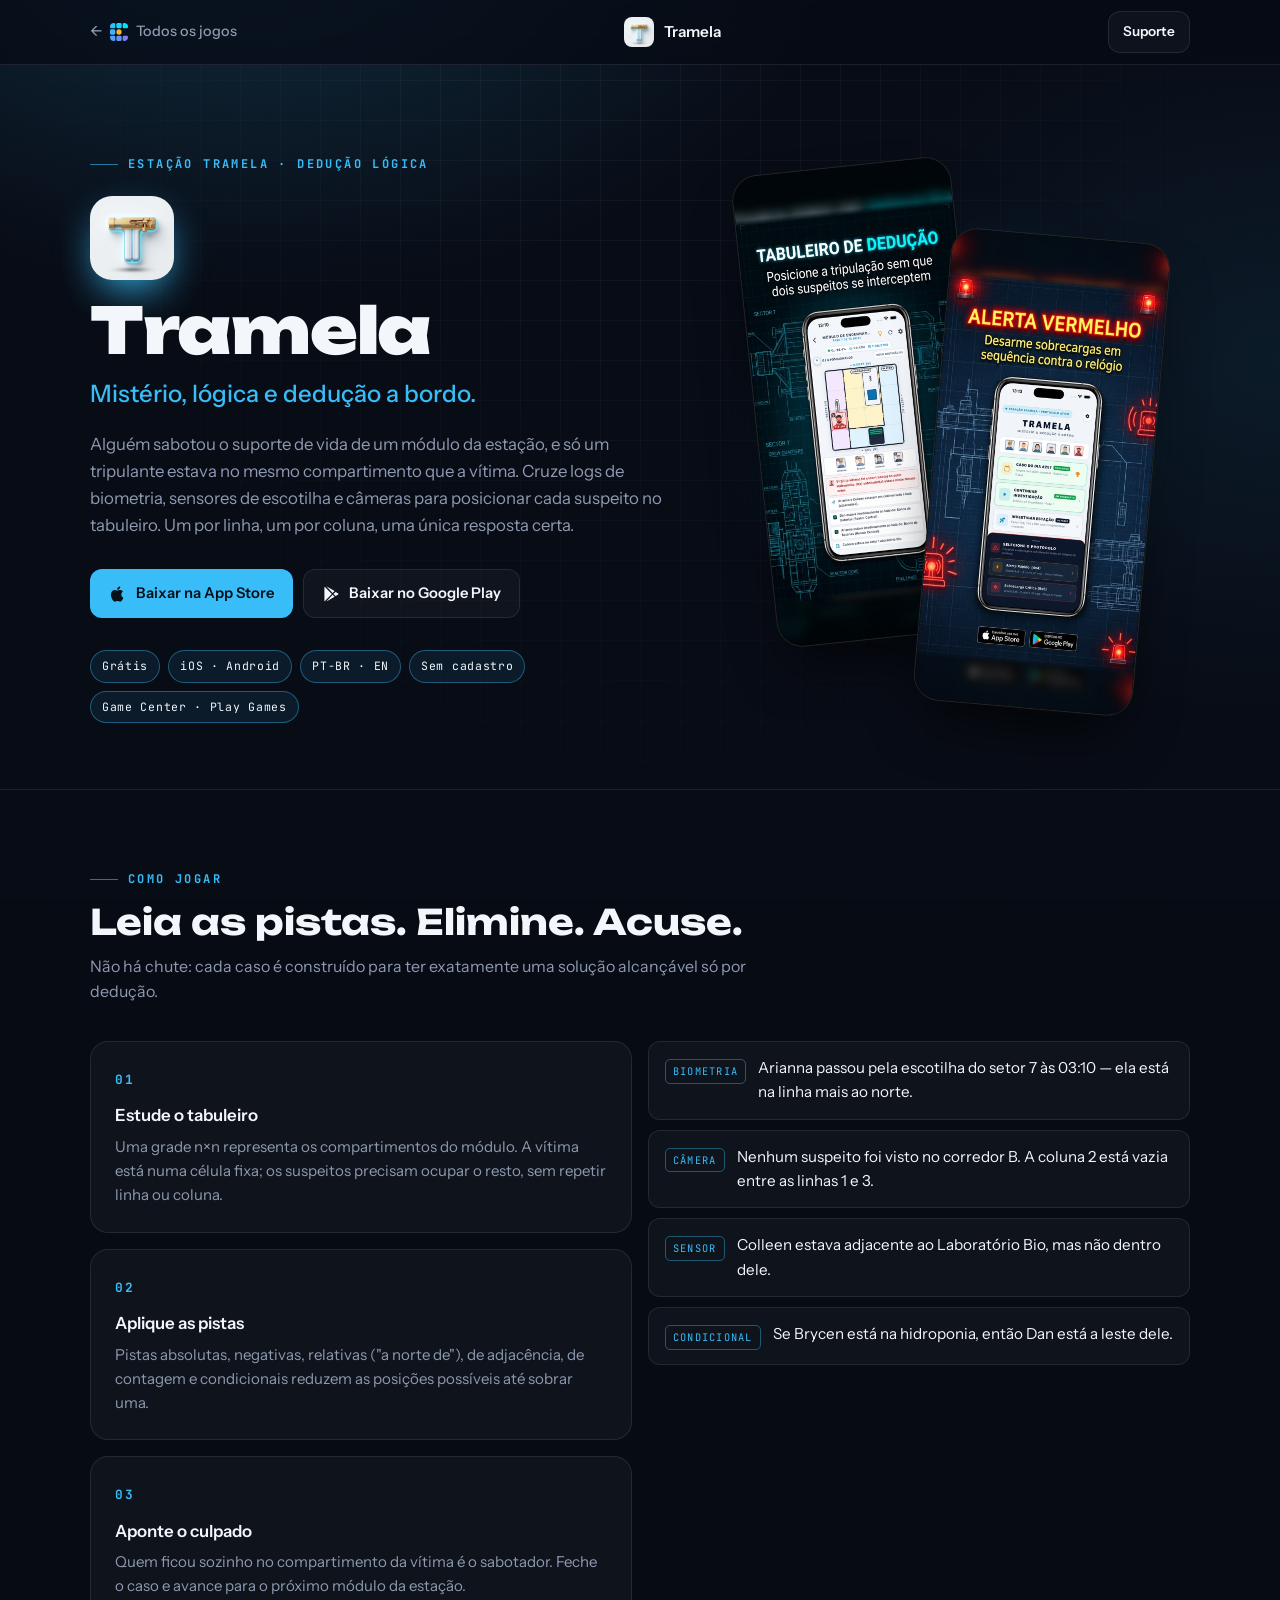
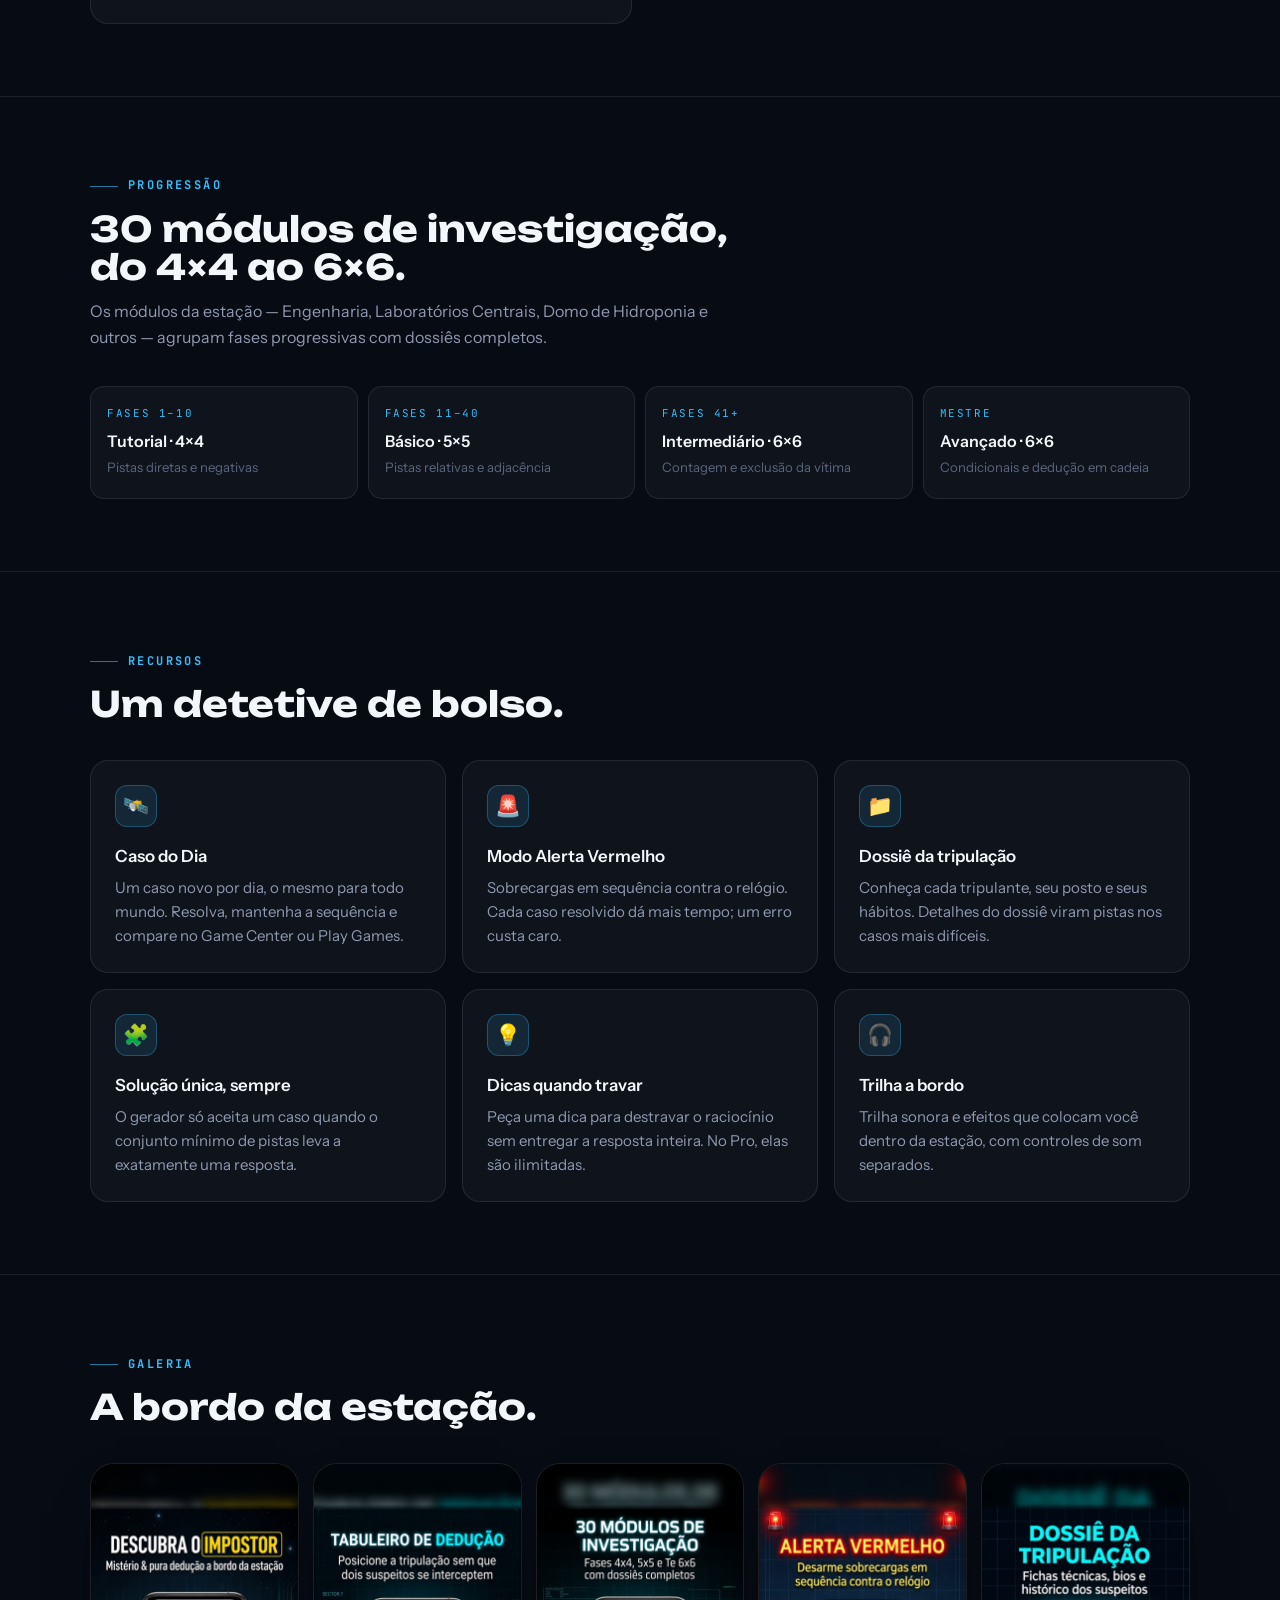
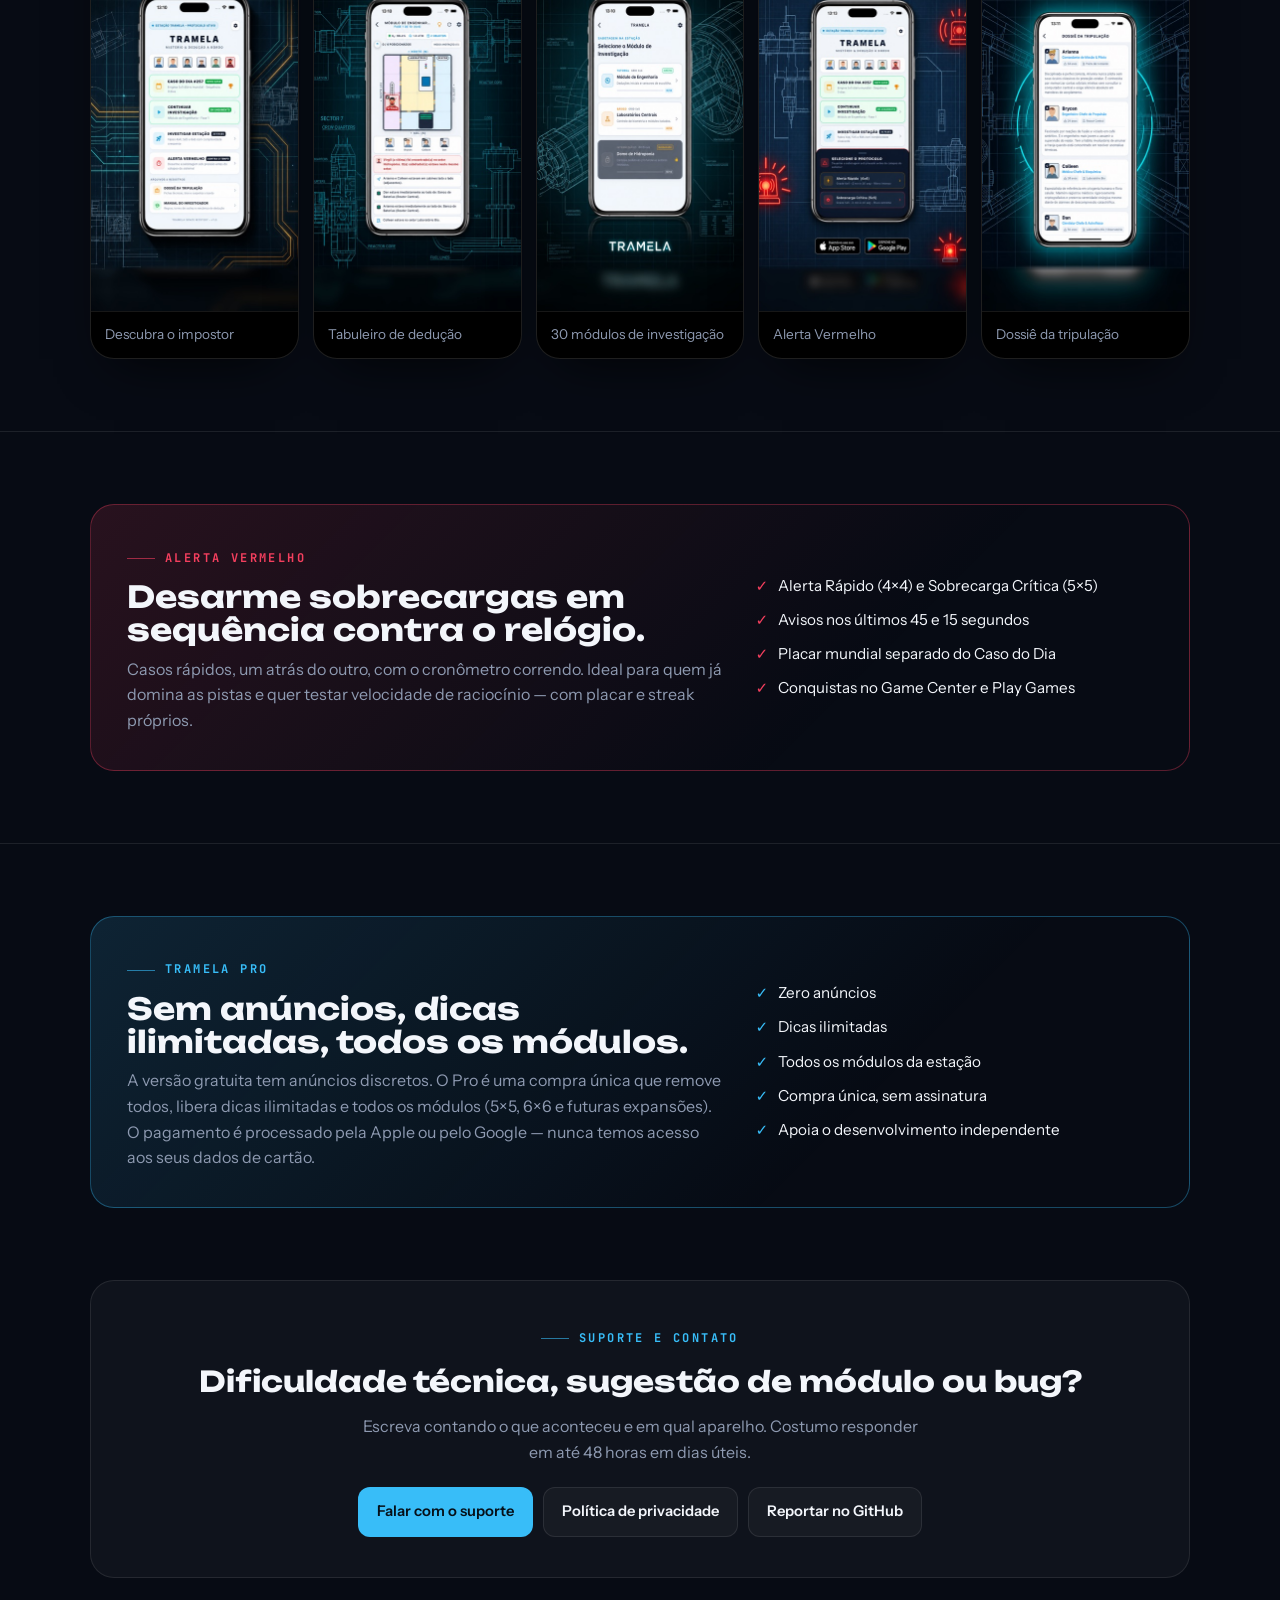
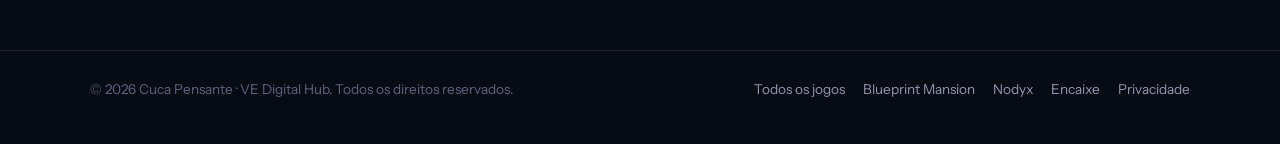
<file: apps/tramela/index.html>
<!DOCTYPE html>
<html lang="pt-BR">
<head>
  <meta charset="UTF-8">
  <meta name="viewport" content="width=device-width, initial-scale=1.0">
  <title>Tramela • Mistério, lógica e dedução a bordo</title>
  <meta name="description" content="Tramela: puzzles de dedução lógica numa estação espacial sabotada. Posicione cada suspeito no tabuleiro a partir de pistas, resolva o Caso do Dia e encare o Modo Alerta Vermelho. iOS e Android.">
  <meta property="og:title" content="Tramela">
  <meta property="og:description" content="Mistério, lógica e dedução a bordo. Puzzles de dedução para iOS e Android.">
  <meta property="og:image" content="https://cucapensante.com.br/assets/tramela-icon.png">
  <meta name="theme-color" content="#070B14">
  <link rel="icon" type="image/png" href="../../assets/tramela-icon.png">
  <link rel="preconnect" href="https://fonts.googleapis.com">
  <link rel="preconnect" href="https://fonts.gstatic.com" crossorigin>
  <link href="https://fonts.googleapis.com/css2?family=Unbounded:wght@500;700;900&family=Instrument+Sans:ital,wght@0,400;0,500;0,600;1,400&family=JetBrains+Mono:wght@500;700&display=swap" rel="stylesheet">
  <link rel="stylesheet" href="../../assets/app.css">
  <style>
    :root { --c: #38BDF8; --red: #F43F5E; }
    .hero .icon { border-radius: 22px; }
    /* faixa do Alerta Vermelho troca a cor de destaque para vermelho */
    .feature-band.alert { --c: var(--red); }
    /* exemplo de pistas */
    .clues { display: grid; gap: 10px; }
    .clue { display: flex; gap: 12px; align-items: flex-start; padding: 14px 16px; border-radius: 12px; border: 1px solid var(--line); background: var(--surface); font-size: .95rem; }
    .clue .tag { font-family: var(--mono); font-size: .65rem; letter-spacing: .12em; color: var(--c); padding: 3px 7px; border-radius: 5px; border: 1px solid color-mix(in srgb, var(--c) 40%, transparent); white-space: nowrap; margin-top: 3px; }
    .levels { display: grid; grid-template-columns: repeat(4, 1fr); gap: 10px; }
    @media (max-width: 760px) { .levels { grid-template-columns: 1fr 1fr; } }
    .level { padding: 18px 16px; border-radius: 14px; border: 1px solid var(--line); background: var(--surface); }
    .level small { font-family: var(--mono); font-size: .68rem; letter-spacing: .15em; color: var(--c); display: block; margin-bottom: 6px; }
    .level b { font-weight: 600; display: block; }
    .level span { color: var(--dim); font-size: .82rem; }
  </style>
</head>
<body>
  <div class="backdrop" aria-hidden="true"></div>

  <header>
    <div class="wrap nav">
      <a class="back" href="../../"><img class="hub-mark" src="../../assets/favicon.svg" alt="">Todos os jogos</a>
      <a class="brand" href="#"><img src="../../assets/tramela-icon.png" alt=""><span>Tramela</span></a>
      <a class="btn" href="#suporte">Suporte</a>
    </div>
  </header>

  <main>
    <section class="hero">
      <div class="wrap">
        <div class="reveal">
          <div class="eyebrow">Estação Tramela · dedução lógica</div>
          <img class="icon" src="../../assets/tramela-icon.png" alt="Ícone do Tramela">
          <h1>Tramela</h1>
          <p class="tagline">Mistério, lógica e dedução a bordo.</p>
          <p class="lead">Alguém sabotou o suporte de vida de um módulo da estação, e só um tripulante estava no mesmo compartimento que a vítima. Cruze logs de biometria, sensores de escotilha e câmeras para posicionar cada suspeito no tabuleiro. Um por linha, um por coluna, uma única resposta certa.</p>
          <div class="actions">
            <a class="btn primary" href="https://apps.apple.com/app/id6811934030" target="_blank" rel="noopener">
              <svg viewBox="0 0 24 24" fill="currentColor"><path d="M16.4 12.6c0-2.6 2.1-3.8 2.2-3.9-1.2-1.8-3.1-2-3.7-2-1.6-.2-3.1.9-3.9.9-.8 0-2-.9-3.4-.9-1.7 0-3.3 1-4.2 2.6-1.8 3.1-.5 7.8 1.3 10.3.9 1.2 1.9 2.6 3.2 2.6 1.3-.1 1.8-.8 3.4-.8 1.6 0 2 .8 3.4.8 1.4 0 2.3-1.3 3.1-2.5 1-1.4 1.4-2.8 1.4-2.9-.1 0-2.8-1.1-2.8-4.2zM13.9 5c.7-.8 1.2-2 1-3.1-1 0-2.2.7-2.9 1.5-.6.7-1.2 1.9-1 3 1.1.1 2.2-.6 2.9-1.4z"/></svg>
              Baixar na App Store
            </a>
            <a class="btn" href="https://play.google.com/store/apps/details?id=com.vedigitalhub.tramela_app" target="_blank" rel="noopener">
              <svg viewBox="0 0 24 24" fill="currentColor"><path d="M3.6 2.3c-.3.3-.4.7-.4 1.2v17c0 .5.1.9.4 1.2l9.5-9.7-9.5-9.7zm10.6 10.8 2.6 2.6-11 6.3 8.4-8.9zm3.9-3.8 3.1 1.8c.9.5.9 1.3 0 1.8l-3.1 1.8-2.8-2.7 2.8-2.7zM5.8 1.6l11 6.3-2.6 2.6-8.4-8.9z"/></svg>
              Baixar no Google Play
            </a>
          </div>
          <div class="meta">
            <span>Grátis</span><span>iOS · Android</span><span>PT-BR · EN</span><span>Sem cadastro</span><span>Game Center · Play Games</span>
          </div>
        </div>
        <div class="visual reveal">
          <div class="shots">
            <figure class="shot a"><img src="../../assets/tramela-2.jpg" alt="Tabuleiro de dedução do Tramela"></figure>
            <figure class="shot b"><img src="../../assets/tramela-4.jpg" alt="Modo Alerta Vermelho"></figure>
          </div>
        </div>
      </div>
    </section>

    <section class="block" id="como-jogar">
      <div class="wrap">
        <div class="section-head reveal">
          <div class="eyebrow">Como jogar</div>
          <h2>Leia as pistas. Elimine. Acuse.</h2>
          <p>Não há chute: cada caso é construído para ter exatamente uma solução alcançável só por dedução.</p>
        </div>
        <div class="grid-2 reveal" style="align-items: start;">
          <div class="steps" style="grid-template-columns: 1fr;">
            <div class="step"><h3>Estude o tabuleiro</h3><p>Uma grade n×n representa os compartimentos do módulo. A vítima está numa célula fixa; os suspeitos precisam ocupar o resto, sem repetir linha ou coluna.</p></div>
            <div class="step"><h3>Aplique as pistas</h3><p>Pistas absolutas, negativas, relativas ("a norte de"), de adjacência, de contagem e condicionais reduzem as posições possíveis até sobrar uma.</p></div>
            <div class="step"><h3>Aponte o culpado</h3><p>Quem ficou sozinho no compartimento da vítima é o sabotador. Feche o caso e avance para o próximo módulo da estação.</p></div>
          </div>
          <div class="clues" aria-label="Exemplo de pistas">
            <div class="clue"><span class="tag">BIOMETRIA</span><span>Arianna passou pela escotilha do setor 7 às 03:10 — ela está na linha mais ao norte.</span></div>
            <div class="clue"><span class="tag">CÂMERA</span><span>Nenhum suspeito foi visto no corredor B. A coluna 2 está vazia entre as linhas 1 e 3.</span></div>
            <div class="clue"><span class="tag">SENSOR</span><span>Colleen estava adjacente ao Laboratório Bio, mas não dentro dele.</span></div>
            <div class="clue"><span class="tag">CONDICIONAL</span><span>Se Brycen está na hidroponia, então Dan está a leste dele.</span></div>
          </div>
        </div>
      </div>
    </section>

    <section class="block" id="progressao">
      <div class="wrap">
        <div class="section-head reveal">
          <div class="eyebrow">Progressão</div>
          <h2>30 módulos de investigação, do 4×4 ao 6×6.</h2>
          <p>Os módulos da estação — Engenharia, Laboratórios Centrais, Domo de Hidroponia e outros — agrupam fases progressivas com dossiês completos.</p>
        </div>
        <div class="levels reveal">
          <div class="level"><small>FASES 1–10</small><b>Tutorial · 4×4</b><span>Pistas diretas e negativas</span></div>
          <div class="level"><small>FASES 11–40</small><b>Básico · 5×5</b><span>Pistas relativas e adjacência</span></div>
          <div class="level"><small>FASES 41+</small><b>Intermediário · 6×6</b><span>Contagem e exclusão da vítima</span></div>
          <div class="level"><small>MESTRE</small><b>Avançado · 6×6</b><span>Condicionais e dedução em cadeia</span></div>
        </div>
      </div>
    </section>

    <section class="block" id="recursos">
      <div class="wrap">
        <div class="section-head reveal">
          <div class="eyebrow">Recursos</div>
          <h2>Um detetive de bolso.</h2>
        </div>
        <div class="grid-3 reveal">
          <div class="card"><div class="ic">🛰️</div><h3>Caso do Dia</h3><p>Um caso novo por dia, o mesmo para todo mundo. Resolva, mantenha a sequência e compare no Game Center ou Play Games.</p></div>
          <div class="card"><div class="ic">🚨</div><h3>Modo Alerta Vermelho</h3><p>Sobrecargas em sequência contra o relógio. Cada caso resolvido dá mais tempo; um erro custa caro.</p></div>
          <div class="card"><div class="ic">📁</div><h3>Dossiê da tripulação</h3><p>Conheça cada tripulante, seu posto e seus hábitos. Detalhes do dossiê viram pistas nos casos mais difíceis.</p></div>
          <div class="card"><div class="ic">🧩</div><h3>Solução única, sempre</h3><p>O gerador só aceita um caso quando o conjunto mínimo de pistas leva a exatamente uma resposta.</p></div>
          <div class="card"><div class="ic">💡</div><h3>Dicas quando travar</h3><p>Peça uma dica para destravar o raciocínio sem entregar a resposta inteira. No Pro, elas são ilimitadas.</p></div>
          <div class="card"><div class="ic">🎧</div><h3>Trilha a bordo</h3><p>Trilha sonora e efeitos que colocam você dentro da estação, com controles de som separados.</p></div>
        </div>
      </div>
    </section>

    <section class="block" id="galeria">
      <div class="wrap">
        <div class="section-head reveal">
          <div class="eyebrow">Galeria</div>
          <h2>A bordo da estação.</h2>
        </div>
        <div class="gallery five reveal">
          <figure><img src="../../assets/tramela-1.jpg" alt="Descubra o impostor" loading="lazy"><figcaption>Descubra o impostor</figcaption></figure>
          <figure><img src="../../assets/tramela-2.jpg" alt="Tabuleiro de dedução" loading="lazy"><figcaption>Tabuleiro de dedução</figcaption></figure>
          <figure><img src="../../assets/tramela-3.jpg" alt="30 módulos de investigação" loading="lazy"><figcaption>30 módulos de investigação</figcaption></figure>
          <figure><img src="../../assets/tramela-4.jpg" alt="Alerta Vermelho" loading="lazy"><figcaption>Alerta Vermelho</figcaption></figure>
          <figure><img src="../../assets/tramela-5.jpg" alt="Dossiê da tripulação" loading="lazy"><figcaption>Dossiê da tripulação</figcaption></figure>
        </div>
      </div>
    </section>

    <section class="block">
      <div class="wrap">
        <div class="feature-band alert reveal">
          <div>
            <div class="eyebrow">Alerta Vermelho</div>
            <h2>Desarme sobrecargas em sequência contra o relógio.</h2>
            <p>Casos rápidos, um atrás do outro, com o cronômetro correndo. Ideal para quem já domina as pistas e quer testar velocidade de raciocínio — com placar e streak próprios.</p>
          </div>
          <ul>
            <li>Alerta Rápido (4×4) e Sobrecarga Crítica (5×5)</li>
            <li>Avisos nos últimos 45 e 15 segundos</li>
            <li>Placar mundial separado do Caso do Dia</li>
            <li>Conquistas no Game Center e Play Games</li>
          </ul>
        </div>
      </div>
    </section>

    <section class="block">
      <div class="wrap">
        <div class="feature-band reveal">
          <div>
            <div class="eyebrow">Tramela Pro</div>
            <h2>Sem anúncios, dicas ilimitadas, todos os módulos.</h2>
            <p>A versão gratuita tem anúncios discretos. O Pro é uma compra única que remove todos, libera dicas ilimitadas e todos os módulos (5×5, 6×6 e futuras expansões). O pagamento é processado pela Apple ou pelo Google — nunca temos acesso aos seus dados de cartão.</p>
          </div>
          <ul>
            <li>Zero anúncios</li>
            <li>Dicas ilimitadas</li>
            <li>Todos os módulos da estação</li>
            <li>Compra única, sem assinatura</li>
            <li>Apoia o desenvolvimento independente</li>
          </ul>
        </div>
      </div>
    </section>

    <section class="support" id="suporte">
      <div class="wrap">
        <div class="box reveal">
          <div class="eyebrow">Suporte e contato</div>
          <h2>Dificuldade técnica, sugestão de módulo ou bug?</h2>
          <p>Escreva contando o que aconteceu e em qual aparelho. Costumo responder em até 48 horas em dias úteis.</p>
          <div class="actions">
            <a class="btn primary" href="mailto:contato@cucapensante.com.br?subject=Suporte%20-%20Tramela">Falar com o suporte</a>
            <a class="btn" href="https://emanuelcastro.github.io/tramela/">Política de privacidade</a>
            <a class="btn" href="https://github.com/emanuelcastro/tramela/issues" target="_blank" rel="noopener">Reportar no GitHub</a>
          </div>
        </div>
      </div>
    </section>
  </main>

  <footer>
    <div class="wrap">
      <div>© 2026 Cuca Pensante · VE Digital Hub. Todos os direitos reservados.</div>
      <div class="links">
        <a href="../../">Todos os jogos</a>
        <a href="../blueprint-mansion/">Blueprint Mansion</a>
        <a href="../nodyx/">Nodyx</a>
        <a href="https://jogoencaixe.com.br/">Encaixe</a>
        <a href="https://emanuelcastro.github.io/tramela/">Privacidade</a>
      </div>
    </div>
  </footer>

  <script src="../../assets/app.js"></script>
</body>
</html>
</file>
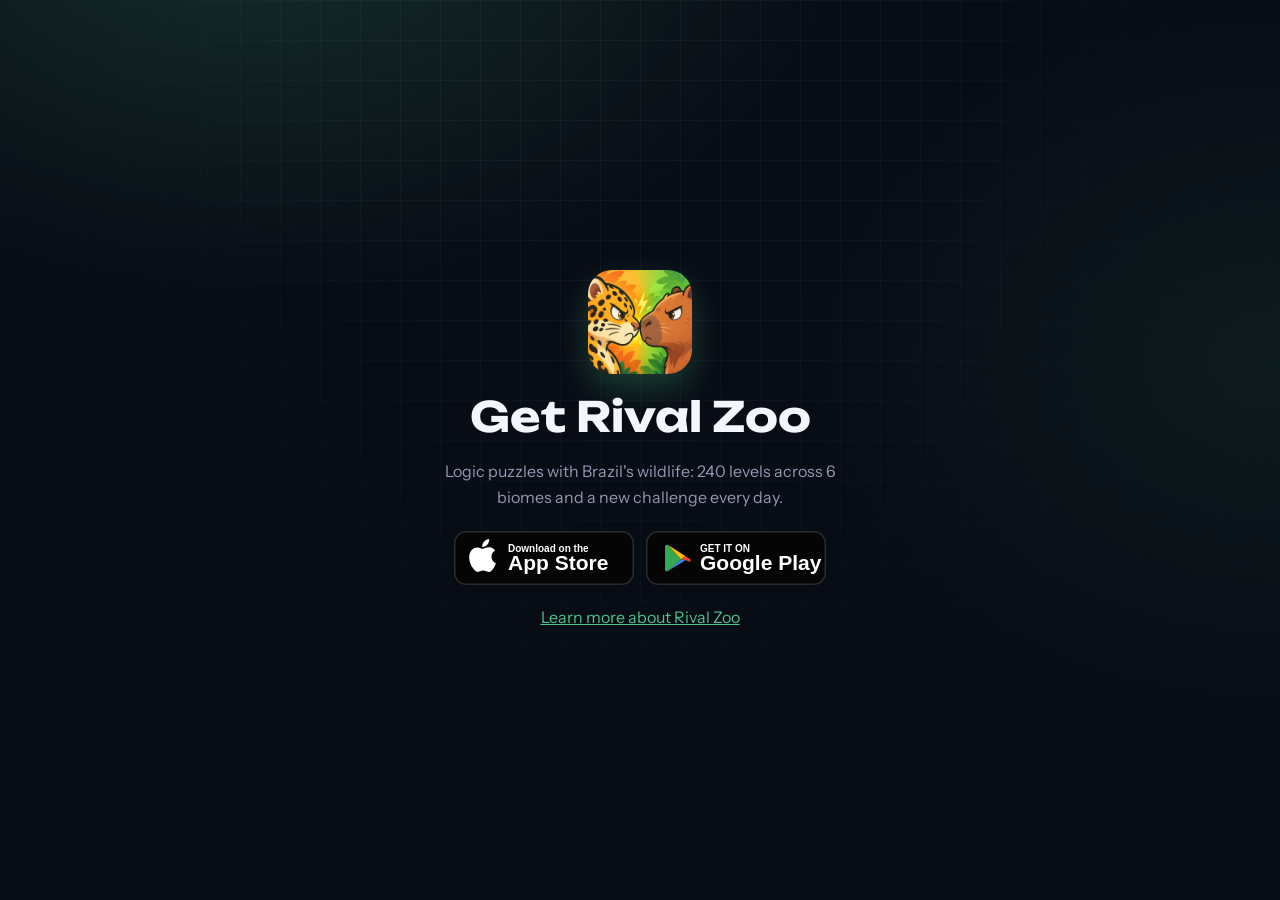
<file: apps/rival-zoo/baixar/index.html>
<!DOCTYPE html>
<html lang="pt-BR">
<head>
  <meta charset="UTF-8">
  <meta name="viewport" content="width=device-width, initial-scale=1.0">
  <title>Baixe o Rival Zoo</title>
  <meta name="description" content="Quebra-cabeça de lógica com a fauna do Brasil: 240 fases em 6 biomas e um desafio novo todo dia. Grátis para iPhone e Android.">
  <meta name="theme-color" content="#0E1A12">
  <meta property="og:title" content="Rival Zoo · Lógica com a fauna do Brasil">
  <meta property="og:description" content="240 fases em 6 biomas e um desafio novo todo dia. Grátis para iPhone e Android.">
  <meta property="og:type" content="website">
  <meta property="og:url" content="https://cucapensante.com.br/apps/rival-zoo/baixar/">
  <meta property="og:image" content="https://cucapensante.com.br/assets/rivalzoo-og.jpg">
  <meta property="og:image:width" content="1200">
  <meta property="og:image:height" content="630">
  <meta name="twitter:card" content="summary_large_image">
  <link rel="canonical" href="https://cucapensante.com.br/apps/rival-zoo/baixar/">
  <link rel="icon" type="image/png" href="../../../assets/rivalzoo-icon.png">
  <link rel="apple-touch-icon" href="../../../assets/rivalzoo-icon.png">
  <script>
  // Lojas do Rival Zoo. Quando o app estiver na App Store, preencha o
  // número (App Store Connect → Informações do app → Apple ID).
  var APP_STORE_ID = "6823430762";
  var PLAY = "https://play.google.com/store/apps/details?id=br.com.rivalzoo.app";
  var APPLE = APP_STORE_ID
    ? "https://apps.apple.com/app/id" + APP_STORE_ID
    : "https://apps.apple.com/search?term=Rival%20Zoo";
  // Celular: direto para a loja certa, antes de desenhar a página.
  (function () {
    var ua = navigator.userAgent;
    var ios = /iPhone|iPad|iPod/.test(ua) || (/Macintosh/.test(ua) && navigator.maxTouchPoints > 1);
    var store = /Android/.test(ua) ? PLAY : ios ? APPLE : null;
    if (store) { document.documentElement.dataset.redirect = "1"; location.replace(store); }
  })();
  </script>
  <link rel="preconnect" href="https://fonts.googleapis.com">
  <link rel="preconnect" href="https://fonts.gstatic.com" crossorigin>
  <link href="https://fonts.googleapis.com/css2?family=Unbounded:wght@500;700;900&family=Instrument+Sans:ital,wght@0,400;0,500;0,600;1,400&family=JetBrains+Mono:wght@500;700&display=swap" rel="stylesheet">
  <link rel="stylesheet" href="../../../assets/app.css">
  <style>
    :root { --c: #4CC38A; }
    main.download { min-height: 100vh; display: flex; flex-direction: column; align-items: center; justify-content: center; gap: 20px; padding: 40px 16px; text-align: center; }
    main.download .icon { width: 104px; height: 104px; border-radius: 24px; box-shadow: 0 14px 34px rgba(76, 195, 138, .28); }
    main.download h1 { font-family: var(--display); font-size: clamp(1.9rem, 6vw, 2.6rem); line-height: 1.1; margin: 0; }
    main.download p { color: var(--muted); max-width: 440px; margin: 0; }
    main.download .badges { display: flex; flex-wrap: wrap; justify-content: center; gap: 12px; }
    main.download .badges img { height: 54px; display: block; }
    main.download .opening { display: none; color: var(--c); font-weight: 600; }
    [data-redirect] main.download .opening { display: block; }
    main.download a.site { color: var(--c); }
  </style>
</head>
<body>
  <div class="backdrop" aria-hidden="true"></div>
  <main class="download">
    <img class="icon" src="../../../assets/rivalzoo-icon.png" alt="Rival Zoo">
    <h1 id="title">Baixe o Rival Zoo</h1>
    <p id="lead">Quebra-cabeça de lógica com a fauna do Brasil: 240 fases em 6 biomas e um desafio novo todo dia.</p>
    <p class="opening" id="opening">Abrindo a loja…</p>
    <div class="badges">
      <a id="apple" href="https://apps.apple.com/search?term=Rival%20Zoo" target="_blank" rel="noopener" aria-label="Baixar na App Store"><img src="../../../assets/badge-app-store.svg" alt="Download on the App Store"></a>
      <a id="play" href="https://play.google.com/store/apps/details?id=br.com.rivalzoo.app" target="_blank" rel="noopener" aria-label="Baixar no Google Play"><img src="../../../assets/badge-google-play.svg" alt="Get it on Google Play"></a>
    </div>
    <a class="site" id="site" href="../">Conheça o Rival Zoo</a>
  </main>
  <script>
  document.getElementById("apple").href = APPLE;
  document.getElementById("play").href = PLAY;
  var TEXT = {
    pt: { title: "Baixe o Rival Zoo", lead: "Quebra-cabeça de lógica com a fauna do Brasil: 240 fases em 6 biomas e um desafio novo todo dia.", opening: "Abrindo a loja…", site: "Conheça o Rival Zoo" },
    en: { title: "Get Rival Zoo", lead: "Logic puzzles with Brazil's wildlife: 240 levels across 6 biomes and a new challenge every day.", opening: "Opening the store…", site: "Learn more about Rival Zoo" },
    es: { title: "Descarga Rival Zoo", lead: "Rompecabezas de lógica con la fauna de Brasil: 240 niveles en 6 biomas y un desafío nuevo cada día.", opening: "Abriendo la tienda…", site: "Conoce Rival Zoo" }
  };
  var lang = (navigator.language || "pt").slice(0, 2);
  var t = TEXT[lang] || TEXT.en;
  document.documentElement.lang = lang in TEXT ? (lang === "pt" ? "pt-BR" : lang) : "en";
  document.title = t.title;
  document.getElementById("title").textContent = t.title;
  document.getElementById("lead").textContent = t.lead;
  document.getElementById("opening").textContent = t.opening;
  document.getElementById("site").textContent = t.site;
  </script>
</body>
</html>
</file>
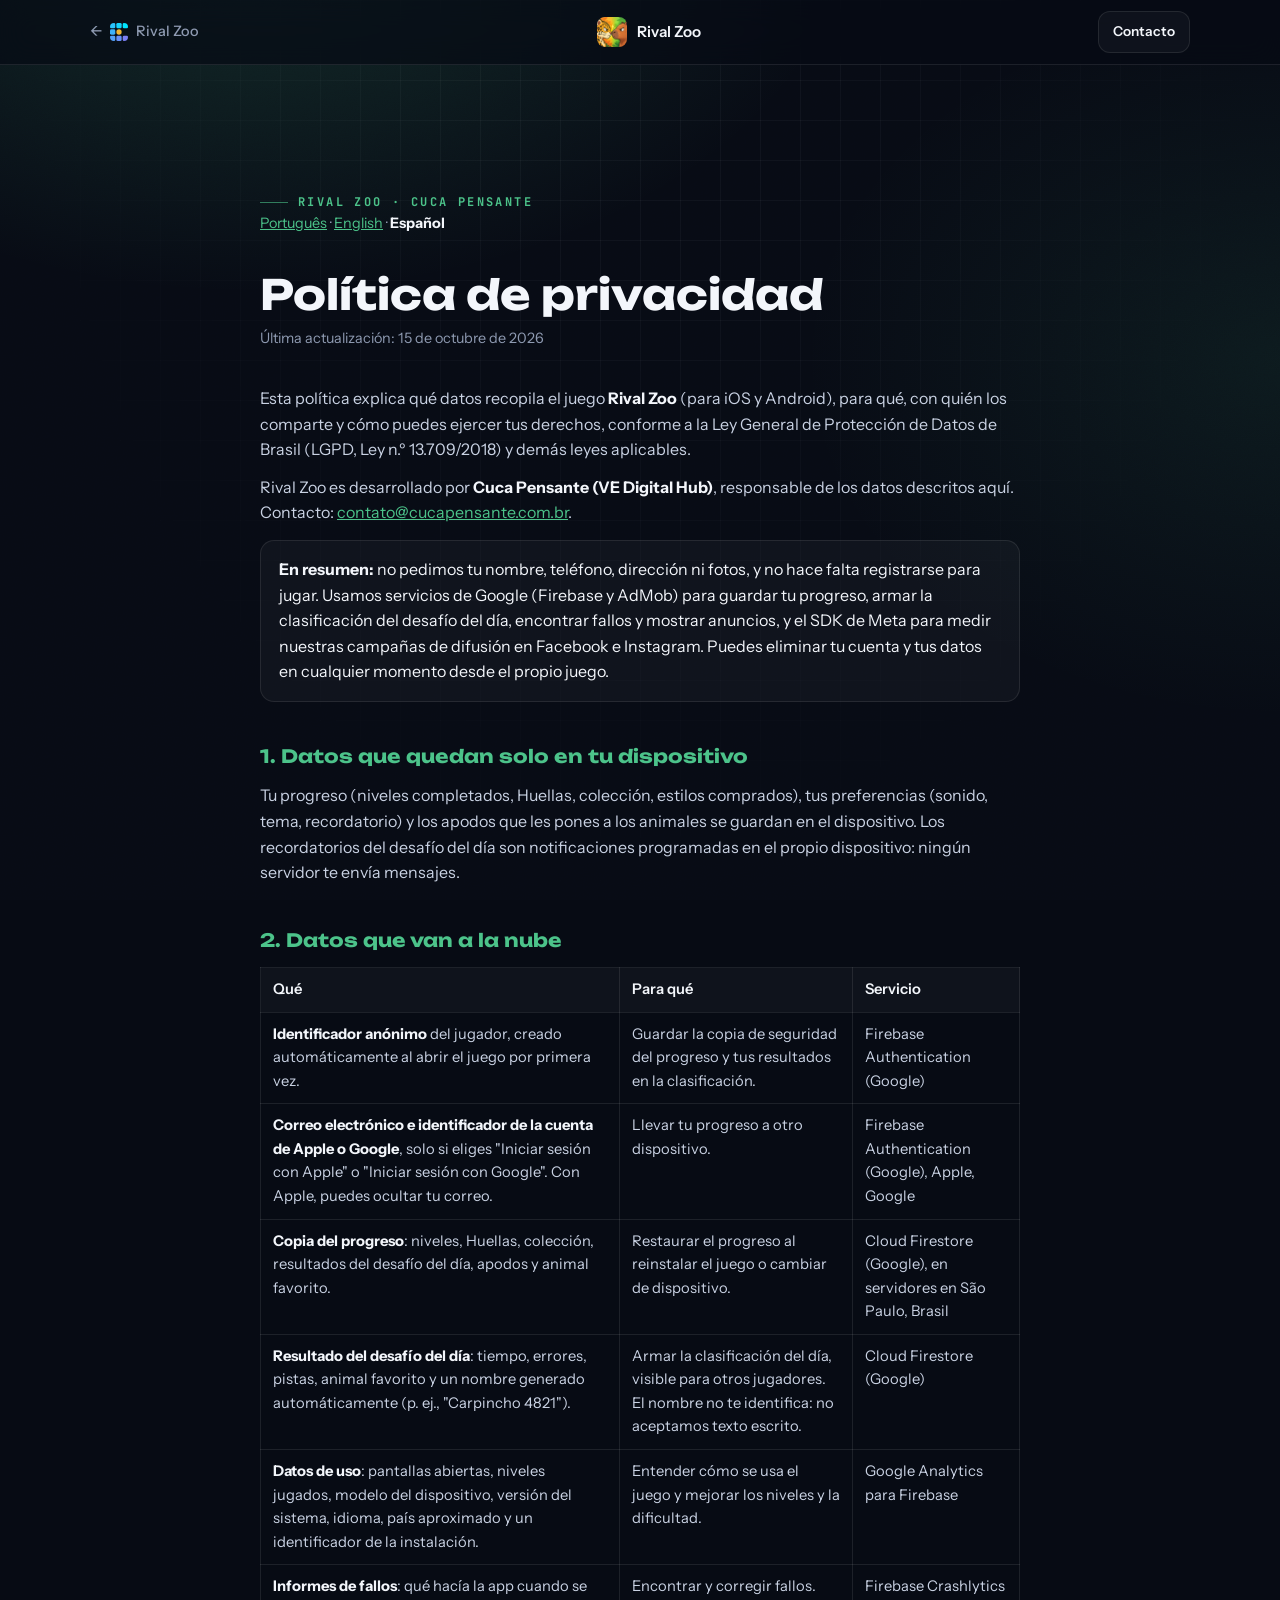
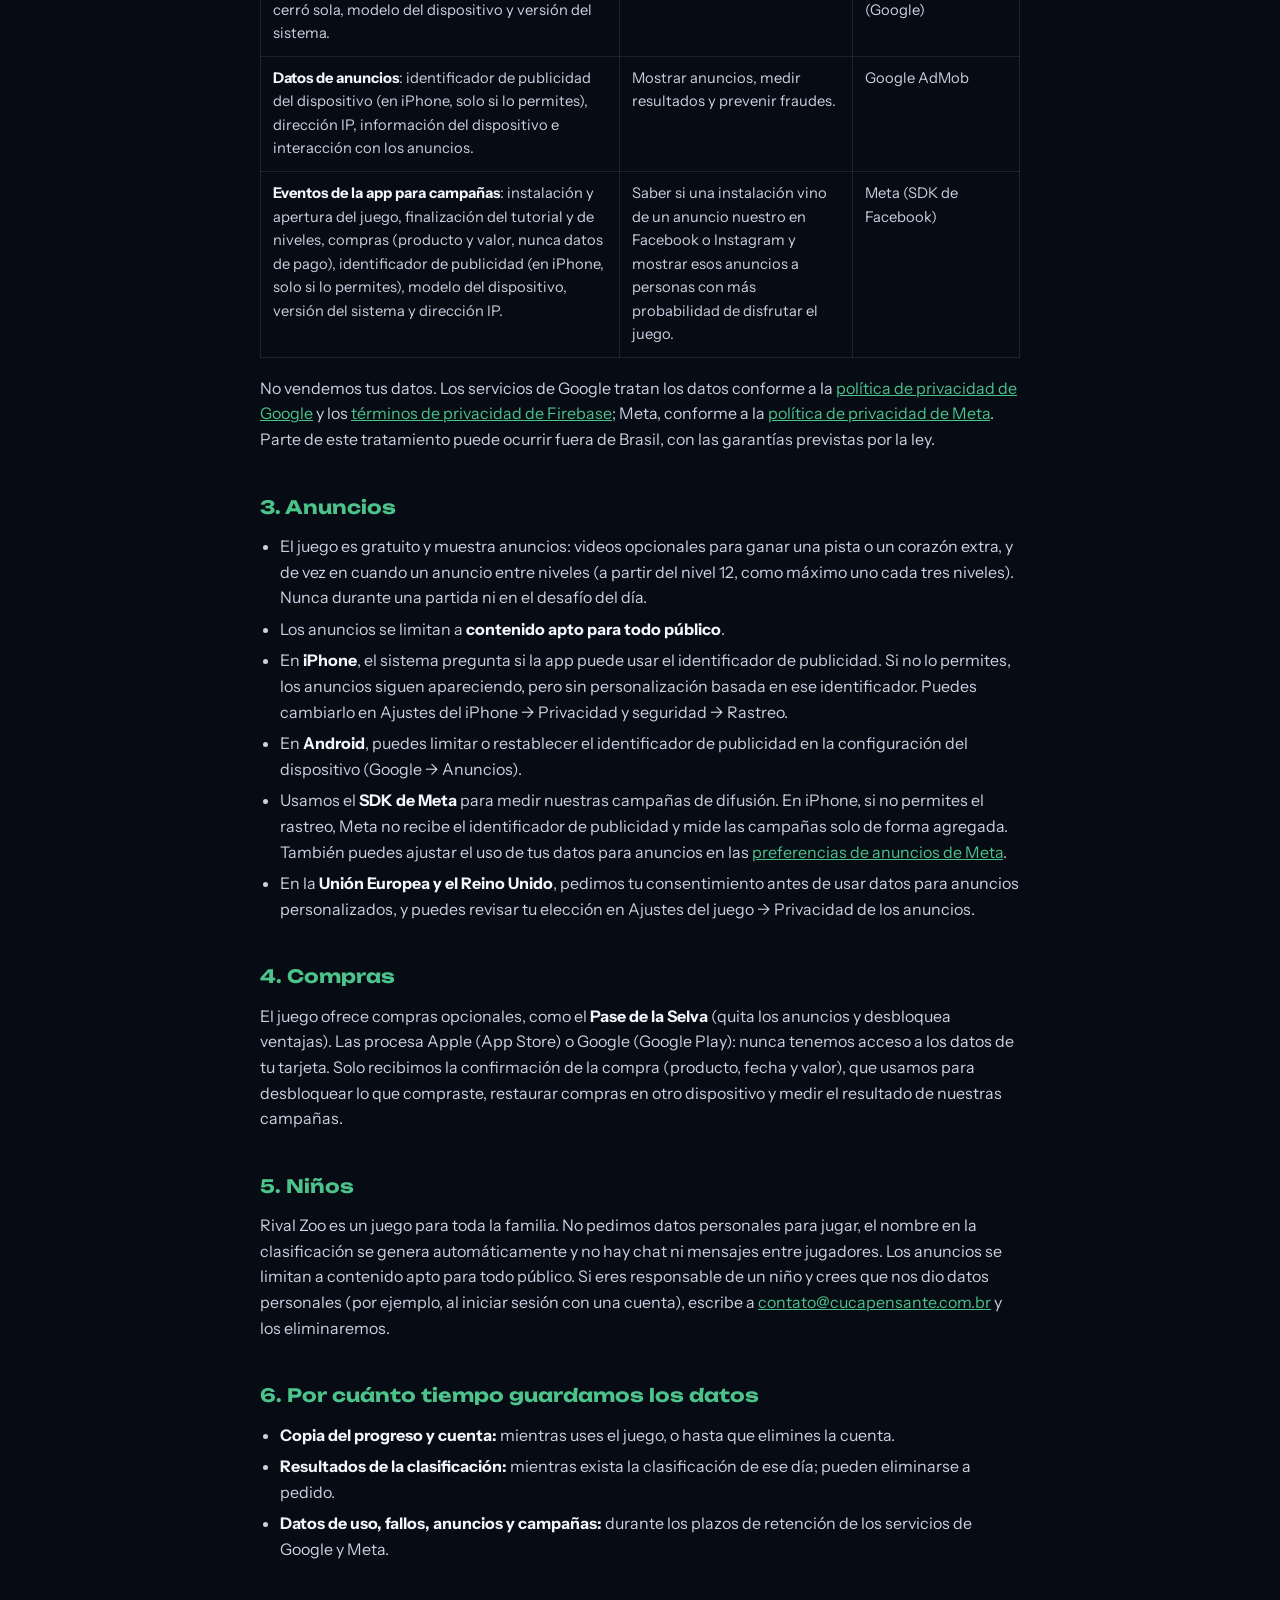
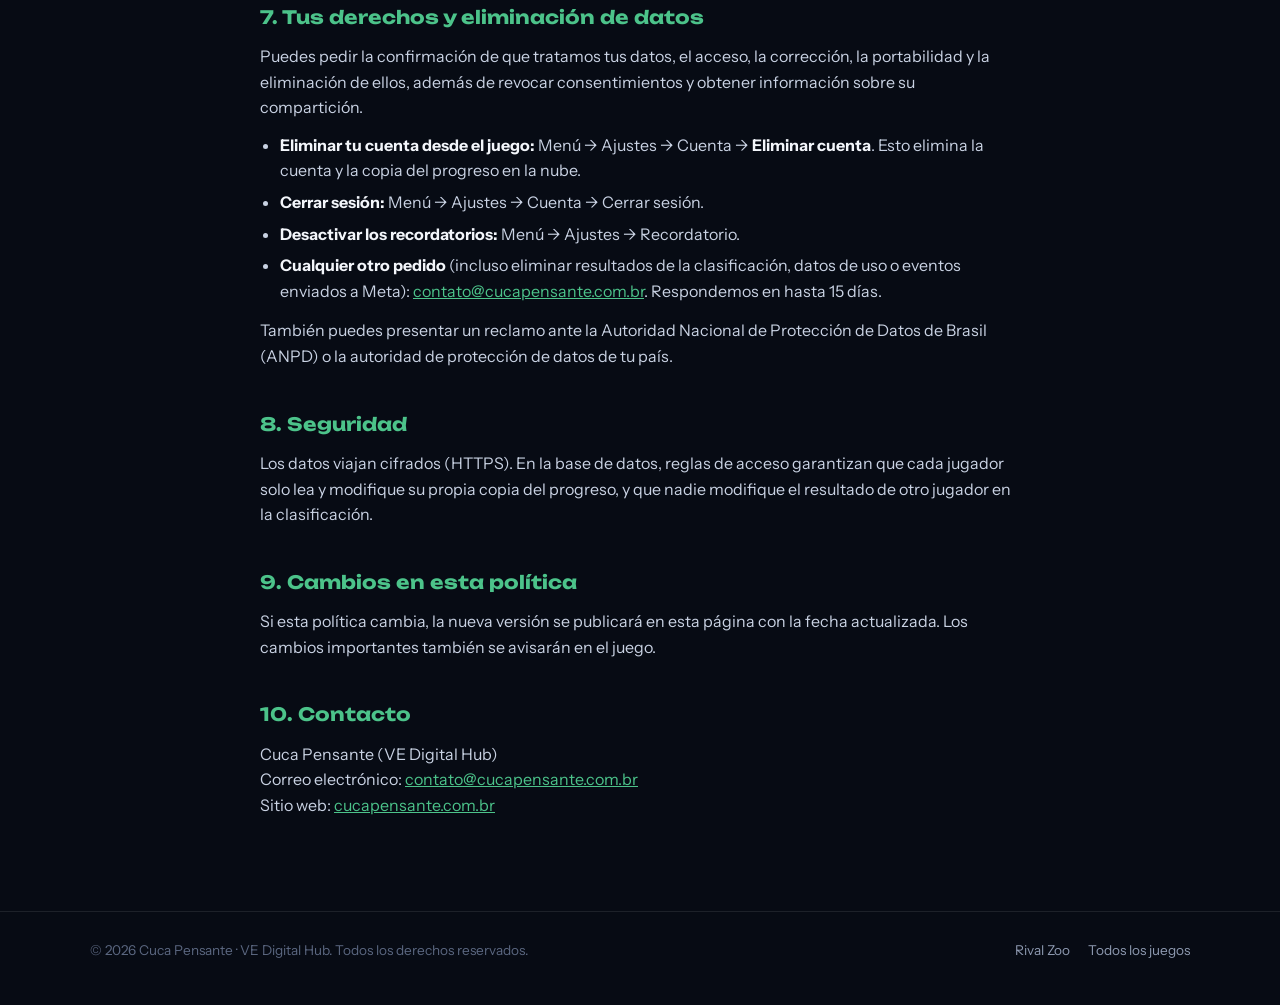
<file: apps/rival-zoo/privacidad/index.html>
<!DOCTYPE html>
<html lang="es">
<head>
  <meta charset="UTF-8">
  <meta name="viewport" content="width=device-width, initial-scale=1.0">
  <title>Política de privacidad • Rival Zoo</title>
  <meta name="description" content="Política de privacidad del juego Rival Zoo, de Cuca Pensante.">
  <meta name="theme-color" content="#0E1A12">
  <link rel="icon" type="image/png" href="../../../assets/rivalzoo-icon.png">
  <link rel="preconnect" href="https://fonts.googleapis.com">
  <link rel="preconnect" href="https://fonts.gstatic.com" crossorigin>
  <link href="https://fonts.googleapis.com/css2?family=Unbounded:wght@500;700;900&family=Instrument+Sans:ital,wght@0,400;0,500;0,600;1,400&family=JetBrains+Mono:wght@500;700&display=swap" rel="stylesheet">
  <link rel="stylesheet" href="../../../assets/app.css">
  <style>
    :root { --c: #4CC38A; }
    .doc { max-width: 760px; margin: 0 auto; padding: 120px 0 80px; }
    .doc h1 { font-family: var(--display); font-size: clamp(1.8rem, 4vw, 2.6rem); line-height: 1.15; margin: 10px 0 8px; }
    .doc .updated { color: var(--muted); font-size: .9rem; margin-bottom: 36px; }
    .doc h2 { font-family: var(--display); font-size: 1.15rem; margin: 40px 0 12px; color: var(--c); }
    .doc h3 { font-size: 1rem; margin: 22px 0 8px; }
    .doc p, .doc li { color: #C9D2E3; }
    .doc p { margin: 0 0 12px; }
    .doc ul { margin: 0 0 14px 20px; }
    .doc li { margin-bottom: 6px; }
    .doc strong { color: var(--text); }
    .doc a { color: var(--c); }
    .doc table { width: 100%; border-collapse: collapse; margin: 8px 0 18px; font-size: .92rem; }
    .doc th, .doc td { text-align: left; vertical-align: top; padding: 10px 12px; border: 1px solid var(--line); color: #C9D2E3; }
    .doc th { background: var(--surface); color: var(--text); font-weight: 600; }
    .doc .box { padding: 16px 18px; border: 1px solid var(--line); border-radius: 14px; background: var(--surface); margin: 14px 0; }
    @media (max-width: 640px) { .doc table, .doc thead, .doc tbody, .doc tr, .doc th, .doc td { display: block; } .doc thead { display: none; } .doc td { border-top: none; } .doc tr { margin-bottom: 10px; border-top: 1px solid var(--line); } }
  </style>
</head>
<body>
  <div class="backdrop" aria-hidden="true"></div>

  <header>
    <div class="wrap nav">
      <a class="back" href="../"><img class="hub-mark" src="../../../assets/favicon.svg" alt="">Rival Zoo</a>
      <a class="brand" href="../"><img src="../../../assets/rivalzoo-icon.png" alt=""><span>Rival Zoo</span></a>
      <a class="btn" href="mailto:contato@cucapensante.com.br?subject=Privacy%20-%20Rival%20Zoo">Contacto</a>
    </div>
  </header>

  <main class="wrap">
    <article class="doc">
      <div class="eyebrow">Rival Zoo · Cuca Pensante</div>
      <p class="updated"><a href="../privacidade/">Português</a> · <a href="../privacy/">English</a> · <strong>Español</strong></p>
      <h1>Política de privacidad</h1>
      <p class="updated">Última actualización: 15 de octubre de 2026</p>

      <p>Esta política explica qué datos recopila el juego <strong>Rival Zoo</strong> (para iOS y Android), para qué, con quién los comparte y cómo puedes ejercer tus derechos, conforme a la Ley General de Protección de Datos de Brasil (LGPD, Ley n.º 13.709/2018) y demás leyes aplicables.</p>
      <p>Rival Zoo es desarrollado por <strong>Cuca Pensante (VE Digital Hub)</strong>, responsable de los datos descritos aquí. Contacto: <a href="mailto:contato@cucapensante.com.br">contato@cucapensante.com.br</a>.</p>

      <div class="box">
        <strong>En resumen:</strong> no pedimos tu nombre, teléfono, dirección ni fotos, y no hace falta registrarse para jugar. Usamos servicios de Google (Firebase y AdMob) para guardar tu progreso, armar la clasificación del desafío del día, encontrar fallos y mostrar anuncios, y el SDK de Meta para medir nuestras campañas de difusión en Facebook e Instagram. Puedes eliminar tu cuenta y tus datos en cualquier momento desde el propio juego.
      </div>

      <h2>1. Datos que quedan solo en tu dispositivo</h2>
      <p>Tu progreso (niveles completados, Huellas, colección, estilos comprados), tus preferencias (sonido, tema, recordatorio) y los apodos que les pones a los animales se guardan en el dispositivo. Los recordatorios del desafío del día son notificaciones programadas en el propio dispositivo: ningún servidor te envía mensajes.</p>

      <h2>2. Datos que van a la nube</h2>
      <table>
        <thead><tr><th>Qué</th><th>Para qué</th><th>Servicio</th></tr></thead>
        <tbody>
          <tr>
            <td><strong>Identificador anónimo</strong> del jugador, creado automáticamente al abrir el juego por primera vez.</td>
            <td>Guardar la copia de seguridad del progreso y tus resultados en la clasificación.</td>
            <td>Firebase Authentication (Google)</td>
          </tr>
          <tr>
            <td><strong>Correo electrónico e identificador de la cuenta de Apple o Google</strong>, solo si eliges "Iniciar sesión con Apple" o "Iniciar sesión con Google". Con Apple, puedes ocultar tu correo.</td>
            <td>Llevar tu progreso a otro dispositivo.</td>
            <td>Firebase Authentication (Google), Apple, Google</td>
          </tr>
          <tr>
            <td><strong>Copia del progreso</strong>: niveles, Huellas, colección, resultados del desafío del día, apodos y animal favorito.</td>
            <td>Restaurar el progreso al reinstalar el juego o cambiar de dispositivo.</td>
            <td>Cloud Firestore (Google), en servidores en São Paulo, Brasil</td>
          </tr>
          <tr>
            <td><strong>Resultado del desafío del día</strong>: tiempo, errores, pistas, animal favorito y un nombre generado automáticamente (p. ej., "Carpincho 4821").</td>
            <td>Armar la clasificación del día, visible para otros jugadores. El nombre no te identifica: no aceptamos texto escrito.</td>
            <td>Cloud Firestore (Google)</td>
          </tr>
          <tr>
            <td><strong>Datos de uso</strong>: pantallas abiertas, niveles jugados, modelo del dispositivo, versión del sistema, idioma, país aproximado y un identificador de la instalación.</td>
            <td>Entender cómo se usa el juego y mejorar los niveles y la dificultad.</td>
            <td>Google Analytics para Firebase</td>
          </tr>
          <tr>
            <td><strong>Informes de fallos</strong>: qué hacía la app cuando se cerró sola, modelo del dispositivo y versión del sistema.</td>
            <td>Encontrar y corregir fallos.</td>
            <td>Firebase Crashlytics (Google)</td>
          </tr>
          <tr>
            <td><strong>Datos de anuncios</strong>: identificador de publicidad del dispositivo (en iPhone, solo si lo permites), dirección IP, información del dispositivo e interacción con los anuncios.</td>
            <td>Mostrar anuncios, medir resultados y prevenir fraudes.</td>
            <td>Google AdMob</td>
          </tr>
          <tr>
            <td><strong>Eventos de la app para campañas</strong>: instalación y apertura del juego, finalización del tutorial y de niveles, compras (producto y valor, nunca datos de pago), identificador de publicidad (en iPhone, solo si lo permites), modelo del dispositivo, versión del sistema y dirección IP.</td>
            <td>Saber si una instalación vino de un anuncio nuestro en Facebook o Instagram y mostrar esos anuncios a personas con más probabilidad de disfrutar el juego.</td>
            <td>Meta (SDK de Facebook)</td>
          </tr>
        </tbody>
      </table>
      <p>No vendemos tus datos. Los servicios de Google tratan los datos conforme a la <a href="https://policies.google.com/privacy" target="_blank" rel="noopener">política de privacidad de Google</a> y los <a href="https://firebase.google.com/support/privacy" target="_blank" rel="noopener">términos de privacidad de Firebase</a>; Meta, conforme a la <a href="https://www.facebook.com/privacy/policy/" target="_blank" rel="noopener">política de privacidad de Meta</a>. Parte de este tratamiento puede ocurrir fuera de Brasil, con las garantías previstas por la ley.</p>

      <h2>3. Anuncios</h2>
      <ul>
        <li>El juego es gratuito y muestra anuncios: videos opcionales para ganar una pista o un corazón extra, y de vez en cuando un anuncio entre niveles (a partir del nivel 12, como máximo uno cada tres niveles). Nunca durante una partida ni en el desafío del día.</li>
        <li>Los anuncios se limitan a <strong>contenido apto para todo público</strong>.</li>
        <li>En <strong>iPhone</strong>, el sistema pregunta si la app puede usar el identificador de publicidad. Si no lo permites, los anuncios siguen apareciendo, pero sin personalización basada en ese identificador. Puedes cambiarlo en Ajustes del iPhone → Privacidad y seguridad → Rastreo.</li>
        <li>En <strong>Android</strong>, puedes limitar o restablecer el identificador de publicidad en la configuración del dispositivo (Google → Anuncios).</li>
        <li>Usamos el <strong>SDK de Meta</strong> para medir nuestras campañas de difusión. En iPhone, si no permites el rastreo, Meta no recibe el identificador de publicidad y mide las campañas solo de forma agregada. También puedes ajustar el uso de tus datos para anuncios en las <a href="https://www.facebook.com/adpreferences/" target="_blank" rel="noopener">preferencias de anuncios de Meta</a>.</li>
        <li>En la <strong>Unión Europea y el Reino Unido</strong>, pedimos tu consentimiento antes de usar datos para anuncios personalizados, y puedes revisar tu elección en Ajustes del juego → Privacidad de los anuncios.</li>
      </ul>

      <h2>4. Compras</h2>
      <p>El juego ofrece compras opcionales, como el <strong>Pase de la Selva</strong> (quita los anuncios y desbloquea ventajas). Las procesa Apple (App Store) o Google (Google Play): nunca tenemos acceso a los datos de tu tarjeta. Solo recibimos la confirmación de la compra (producto, fecha y valor), que usamos para desbloquear lo que compraste, restaurar compras en otro dispositivo y medir el resultado de nuestras campañas.</p>

      <h2>5. Niños</h2>
      <p>Rival Zoo es un juego para toda la familia. No pedimos datos personales para jugar, el nombre en la clasificación se genera automáticamente y no hay chat ni mensajes entre jugadores. Los anuncios se limitan a contenido apto para todo público. Si eres responsable de un niño y crees que nos dio datos personales (por ejemplo, al iniciar sesión con una cuenta), escribe a <a href="mailto:contato@cucapensante.com.br">contato@cucapensante.com.br</a> y los eliminaremos.</p>

      <h2>6. Por cuánto tiempo guardamos los datos</h2>
      <ul>
        <li><strong>Copia del progreso y cuenta:</strong> mientras uses el juego, o hasta que elimines la cuenta.</li>
        <li><strong>Resultados de la clasificación:</strong> mientras exista la clasificación de ese día; pueden eliminarse a pedido.</li>
        <li><strong>Datos de uso, fallos, anuncios y campañas:</strong> durante los plazos de retención de los servicios de Google y Meta.</li>
      </ul>

      <h2 id="eliminar-datos">7. Tus derechos y eliminación de datos</h2>
      <p>Puedes pedir la confirmación de que tratamos tus datos, el acceso, la corrección, la portabilidad y la eliminación de ellos, además de revocar consentimientos y obtener información sobre su compartición.</p>
      <ul>
        <li><strong>Eliminar tu cuenta desde el juego:</strong> Menú → Ajustes → Cuenta → <strong>Eliminar cuenta</strong>. Esto elimina la cuenta y la copia del progreso en la nube.</li>
        <li><strong>Cerrar sesión:</strong> Menú → Ajustes → Cuenta → Cerrar sesión.</li>
        <li><strong>Desactivar los recordatorios:</strong> Menú → Ajustes → Recordatorio.</li>
        <li><strong>Cualquier otro pedido</strong> (incluso eliminar resultados de la clasificación, datos de uso o eventos enviados a Meta): <a href="mailto:contato@cucapensante.com.br?subject=Privacidad%20-%20Rival%20Zoo">contato@cucapensante.com.br</a>. Respondemos en hasta 15 días.</li>
      </ul>
      <p>También puedes presentar un reclamo ante la Autoridad Nacional de Protección de Datos de Brasil (ANPD) o la autoridad de protección de datos de tu país.</p>

      <h2>8. Seguridad</h2>
      <p>Los datos viajan cifrados (HTTPS). En la base de datos, reglas de acceso garantizan que cada jugador solo lea y modifique su propia copia del progreso, y que nadie modifique el resultado de otro jugador en la clasificación.</p>

      <h2>9. Cambios en esta política</h2>
      <p>Si esta política cambia, la nueva versión se publicará en esta página con la fecha actualizada. Los cambios importantes también se avisarán en el juego.</p>

      <h2>10. Contacto</h2>
      <p>Cuca Pensante (VE Digital Hub)<br>
      Correo electrónico: <a href="mailto:contato@cucapensante.com.br">contato@cucapensante.com.br</a><br>
      Sitio web: <a href="https://cucapensante.com.br/">cucapensante.com.br</a></p>
    </article>
  </main>

  <footer>
    <div class="wrap">
      <div>© 2026 Cuca Pensante · VE Digital Hub. Todos los derechos reservados.</div>
      <div class="links">
        <a href="../">Rival Zoo</a>
        <a href="../../../">Todos los juegos</a>
      </div>
    </div>
  </footer>

  <script src="../../../assets/app.js"></script>
</body>
</html>
</file>
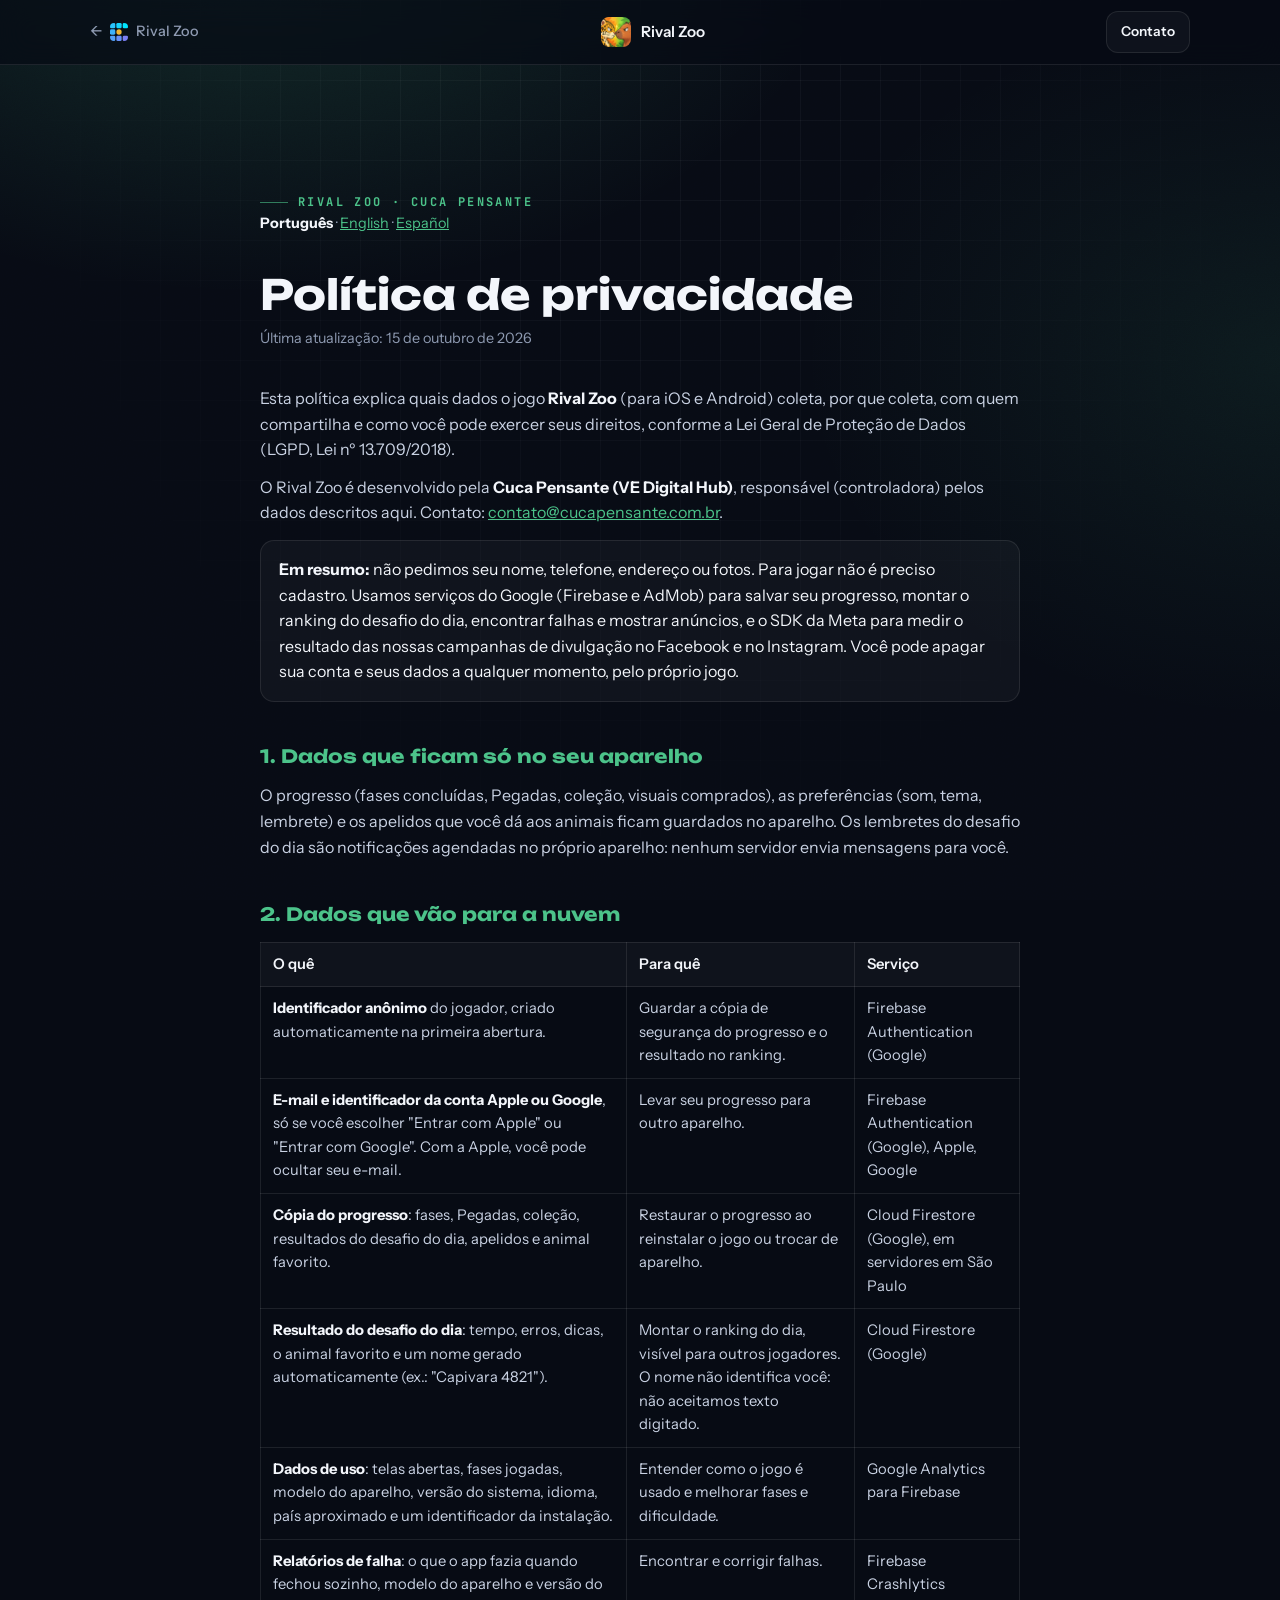
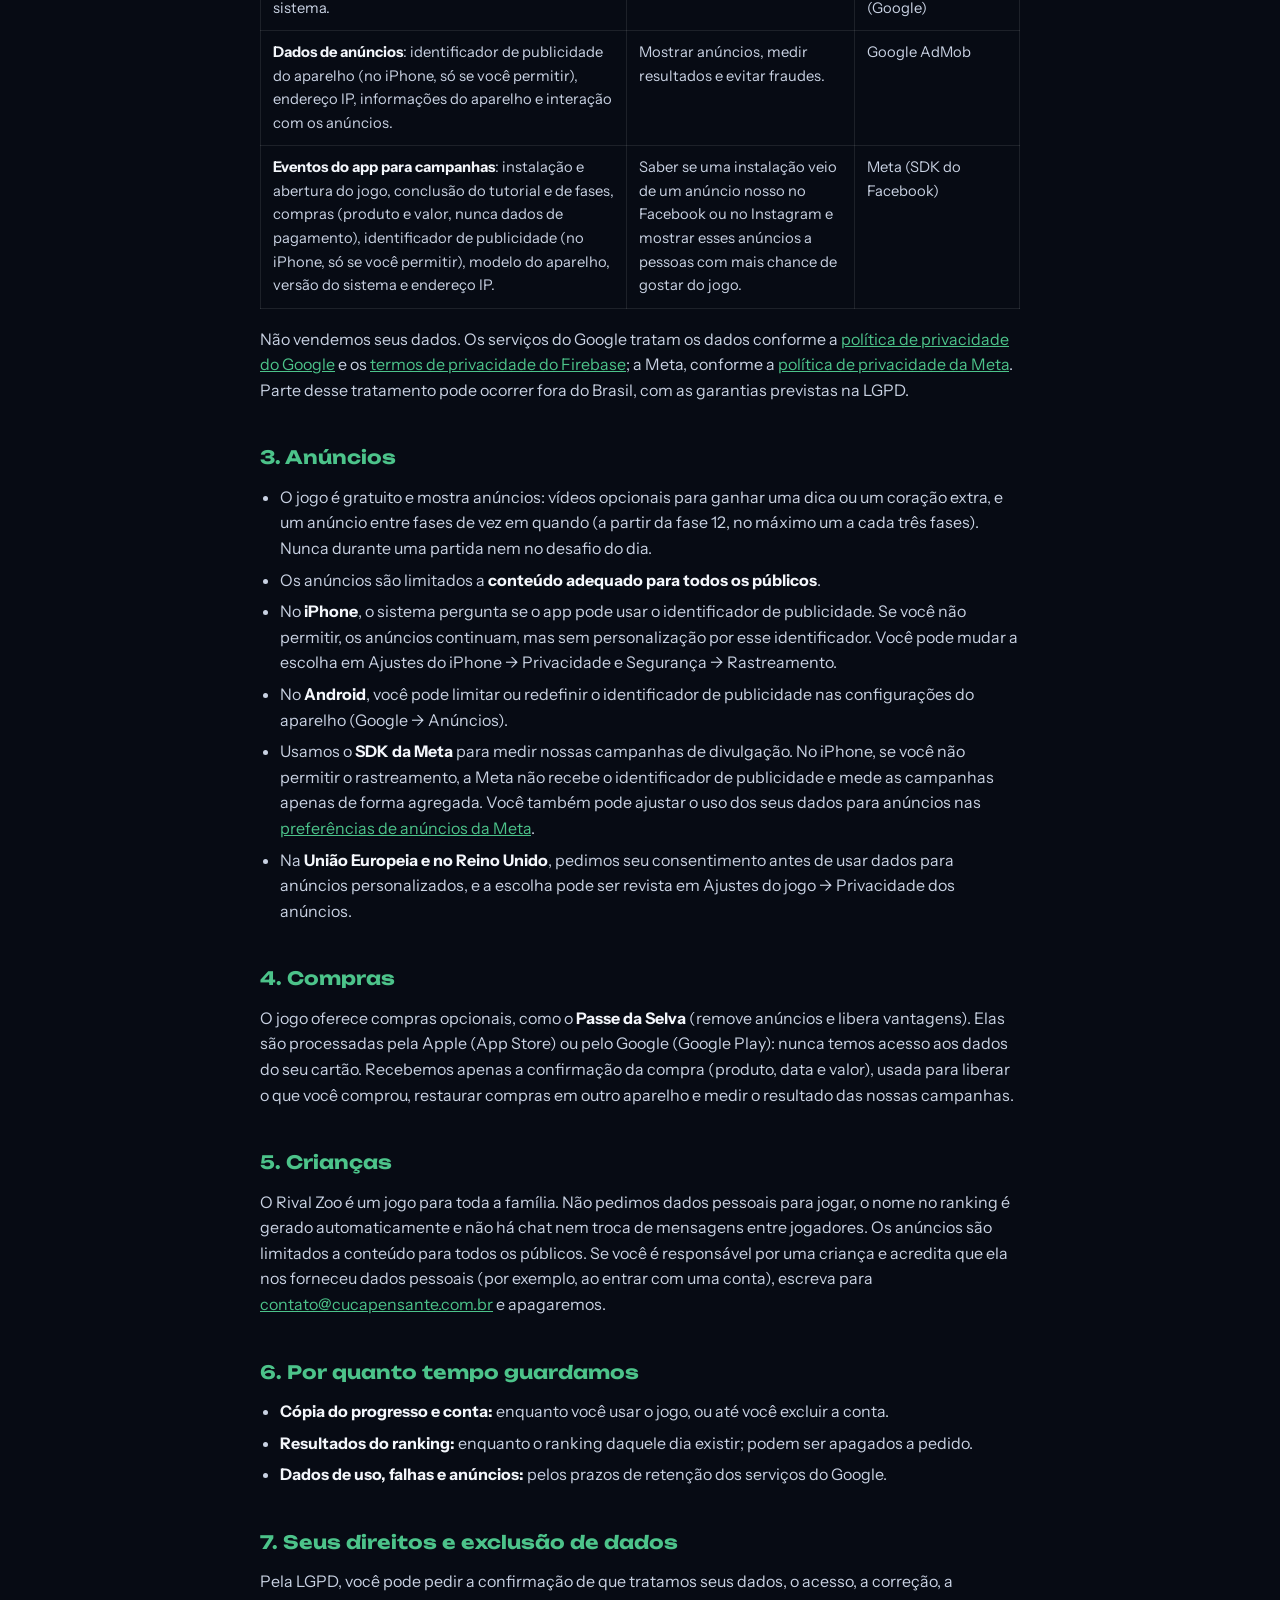
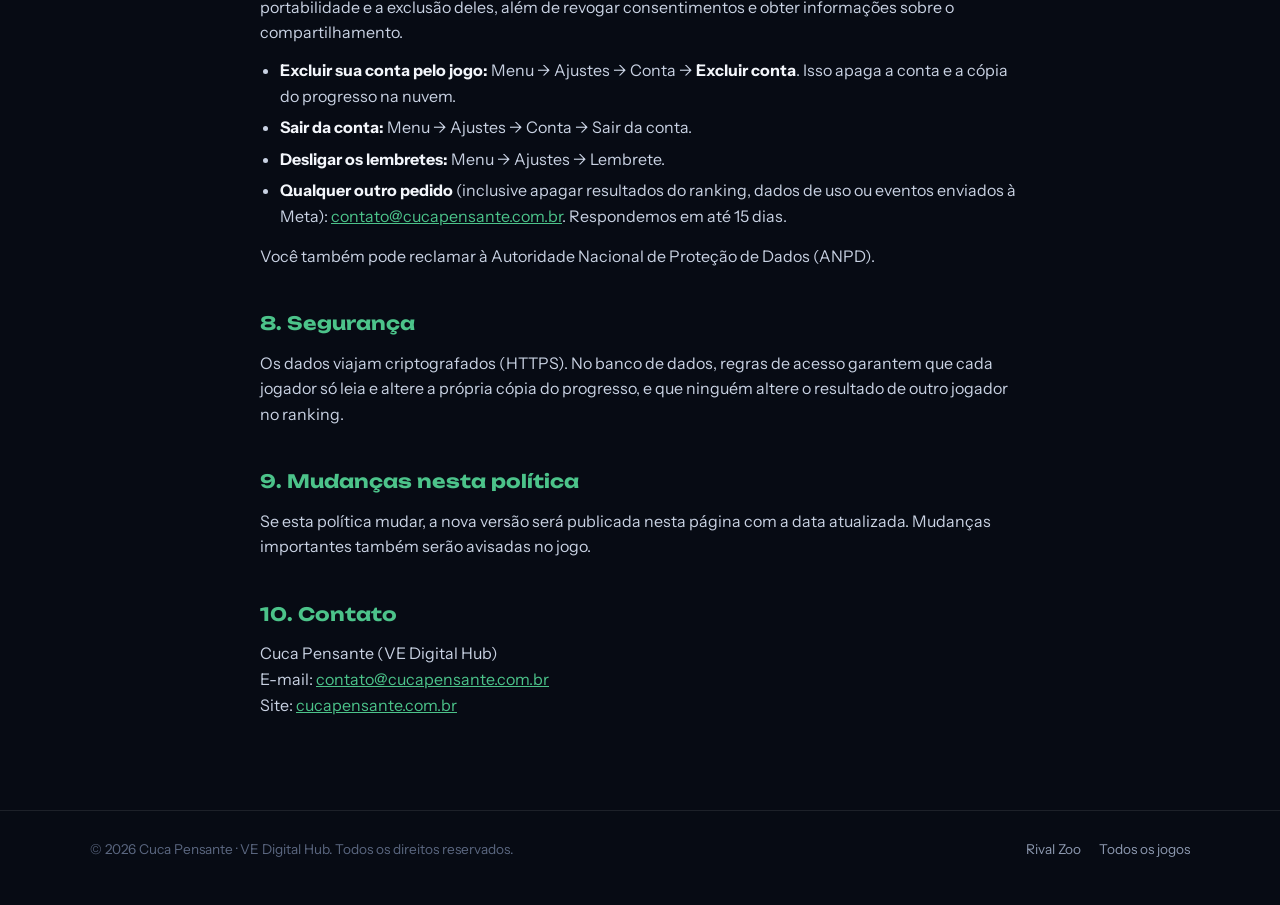
<file: apps/rival-zoo/privacidade/index.html>
<!DOCTYPE html>
<html lang="pt-BR">
<head>
  <meta charset="UTF-8">
  <meta name="viewport" content="width=device-width, initial-scale=1.0">
  <title>Política de privacidade • Rival Zoo</title>
  <meta name="description" content="Política de privacidade do jogo Rival Zoo, da Cuca Pensante.">
  <meta name="theme-color" content="#0E1A12">
  <link rel="icon" type="image/png" href="../../../assets/rivalzoo-icon.png">
  <link rel="preconnect" href="https://fonts.googleapis.com">
  <link rel="preconnect" href="https://fonts.gstatic.com" crossorigin>
  <link href="https://fonts.googleapis.com/css2?family=Unbounded:wght@500;700;900&family=Instrument+Sans:ital,wght@0,400;0,500;0,600;1,400&family=JetBrains+Mono:wght@500;700&display=swap" rel="stylesheet">
  <link rel="stylesheet" href="../../../assets/app.css">
  <style>
    :root { --c: #4CC38A; }
    .doc { max-width: 760px; margin: 0 auto; padding: 120px 0 80px; }
    .doc h1 { font-family: var(--display); font-size: clamp(1.8rem, 4vw, 2.6rem); line-height: 1.15; margin: 10px 0 8px; }
    .doc .updated { color: var(--muted); font-size: .9rem; margin-bottom: 36px; }
    .doc h2 { font-family: var(--display); font-size: 1.15rem; margin: 40px 0 12px; color: var(--c); }
    .doc h3 { font-size: 1rem; margin: 22px 0 8px; }
    .doc p, .doc li { color: #C9D2E3; }
    .doc p { margin: 0 0 12px; }
    .doc ul { margin: 0 0 14px 20px; }
    .doc li { margin-bottom: 6px; }
    .doc strong { color: var(--text); }
    .doc a { color: var(--c); }
    .doc table { width: 100%; border-collapse: collapse; margin: 8px 0 18px; font-size: .92rem; }
    .doc th, .doc td { text-align: left; vertical-align: top; padding: 10px 12px; border: 1px solid var(--line); color: #C9D2E3; }
    .doc th { background: var(--surface); color: var(--text); font-weight: 600; }
    .doc .box { padding: 16px 18px; border: 1px solid var(--line); border-radius: 14px; background: var(--surface); margin: 14px 0; }
    @media (max-width: 640px) { .doc table, .doc thead, .doc tbody, .doc tr, .doc th, .doc td { display: block; } .doc thead { display: none; } .doc td { border-top: none; } .doc tr { margin-bottom: 10px; border-top: 1px solid var(--line); } }
  </style>
</head>
<body>
  <div class="backdrop" aria-hidden="true"></div>

  <header>
    <div class="wrap nav">
      <a class="back" href="../"><img class="hub-mark" src="../../../assets/favicon.svg" alt="">Rival Zoo</a>
      <a class="brand" href="../"><img src="../../../assets/rivalzoo-icon.png" alt=""><span>Rival Zoo</span></a>
      <a class="btn" href="mailto:contato@cucapensante.com.br?subject=Privacidade%20-%20Rival%20Zoo">Contato</a>
    </div>
  </header>

  <main class="wrap">
    <article class="doc">
      <div class="eyebrow">Rival Zoo · Cuca Pensante</div>
      <p class="updated"><strong>Português</strong> · <a href="../privacy/">English</a> · <a href="../privacidad/">Español</a></p>
      <h1>Política de privacidade</h1>
      <p class="updated">Última atualização: 15 de outubro de 2026</p>

      <p>Esta política explica quais dados o jogo <strong>Rival Zoo</strong> (para iOS e Android) coleta, por que coleta, com quem compartilha e como você pode exercer seus direitos, conforme a Lei Geral de Proteção de Dados (LGPD, Lei nº 13.709/2018).</p>
      <p>O Rival Zoo é desenvolvido pela <strong>Cuca Pensante (VE Digital Hub)</strong>, responsável (controladora) pelos dados descritos aqui. Contato: <a href="mailto:contato@cucapensante.com.br">contato@cucapensante.com.br</a>.</p>

      <div class="box">
        <strong>Em resumo:</strong> não pedimos seu nome, telefone, endereço ou fotos. Para jogar não é preciso cadastro. Usamos serviços do Google (Firebase e AdMob) para salvar seu progresso, montar o ranking do desafio do dia, encontrar falhas e mostrar anúncios, e o SDK da Meta para medir o resultado das nossas campanhas de divulgação no Facebook e no Instagram. Você pode apagar sua conta e seus dados a qualquer momento, pelo próprio jogo.
      </div>

      <h2>1. Dados que ficam só no seu aparelho</h2>
      <p>O progresso (fases concluídas, Pegadas, coleção, visuais comprados), as preferências (som, tema, lembrete) e os apelidos que você dá aos animais ficam guardados no aparelho. Os lembretes do desafio do dia são notificações agendadas no próprio aparelho: nenhum servidor envia mensagens para você.</p>

      <h2>2. Dados que vão para a nuvem</h2>
      <table>
        <thead><tr><th>O quê</th><th>Para quê</th><th>Serviço</th></tr></thead>
        <tbody>
          <tr>
            <td><strong>Identificador anônimo</strong> do jogador, criado automaticamente na primeira abertura.</td>
            <td>Guardar a cópia de segurança do progresso e o resultado no ranking.</td>
            <td>Firebase Authentication (Google)</td>
          </tr>
          <tr>
            <td><strong>E-mail e identificador da conta Apple ou Google</strong>, só se você escolher "Entrar com Apple" ou "Entrar com Google". Com a Apple, você pode ocultar seu e-mail.</td>
            <td>Levar seu progresso para outro aparelho.</td>
            <td>Firebase Authentication (Google), Apple, Google</td>
          </tr>
          <tr>
            <td><strong>Cópia do progresso</strong>: fases, Pegadas, coleção, resultados do desafio do dia, apelidos e animal favorito.</td>
            <td>Restaurar o progresso ao reinstalar o jogo ou trocar de aparelho.</td>
            <td>Cloud Firestore (Google), em servidores em São Paulo</td>
          </tr>
          <tr>
            <td><strong>Resultado do desafio do dia</strong>: tempo, erros, dicas, o animal favorito e um nome gerado automaticamente (ex.: "Capivara 4821").</td>
            <td>Montar o ranking do dia, visível para outros jogadores. O nome não identifica você: não aceitamos texto digitado.</td>
            <td>Cloud Firestore (Google)</td>
          </tr>
          <tr>
            <td><strong>Dados de uso</strong>: telas abertas, fases jogadas, modelo do aparelho, versão do sistema, idioma, país aproximado e um identificador da instalação.</td>
            <td>Entender como o jogo é usado e melhorar fases e dificuldade.</td>
            <td>Google Analytics para Firebase</td>
          </tr>
          <tr>
            <td><strong>Relatórios de falha</strong>: o que o app fazia quando fechou sozinho, modelo do aparelho e versão do sistema.</td>
            <td>Encontrar e corrigir falhas.</td>
            <td>Firebase Crashlytics (Google)</td>
          </tr>
          <tr>
            <td><strong>Dados de anúncios</strong>: identificador de publicidade do aparelho (no iPhone, só se você permitir), endereço IP, informações do aparelho e interação com os anúncios.</td>
            <td>Mostrar anúncios, medir resultados e evitar fraudes.</td>
            <td>Google AdMob</td>
          </tr>
          <tr>
            <td><strong>Eventos do app para campanhas</strong>: instalação e abertura do jogo, conclusão do tutorial e de fases, compras (produto e valor, nunca dados de pagamento), identificador de publicidade (no iPhone, só se você permitir), modelo do aparelho, versão do sistema e endereço IP.</td>
            <td>Saber se uma instalação veio de um anúncio nosso no Facebook ou no Instagram e mostrar esses anúncios a pessoas com mais chance de gostar do jogo.</td>
            <td>Meta (SDK do Facebook)</td>
          </tr>
        </tbody>
      </table>
      <p>Não vendemos seus dados. Os serviços do Google tratam os dados conforme a <a href="https://policies.google.com/privacy" target="_blank" rel="noopener">política de privacidade do Google</a> e os <a href="https://firebase.google.com/support/privacy" target="_blank" rel="noopener">termos de privacidade do Firebase</a>; a Meta, conforme a <a href="https://www.facebook.com/privacy/policy/" target="_blank" rel="noopener">política de privacidade da Meta</a>. Parte desse tratamento pode ocorrer fora do Brasil, com as garantias previstas na LGPD.</p>

      <h2>3. Anúncios</h2>
      <ul>
        <li>O jogo é gratuito e mostra anúncios: vídeos opcionais para ganhar uma dica ou um coração extra, e um anúncio entre fases de vez em quando (a partir da fase 12, no máximo um a cada três fases). Nunca durante uma partida nem no desafio do dia.</li>
        <li>Os anúncios são limitados a <strong>conteúdo adequado para todos os públicos</strong>.</li>
        <li>No <strong>iPhone</strong>, o sistema pergunta se o app pode usar o identificador de publicidade. Se você não permitir, os anúncios continuam, mas sem personalização por esse identificador. Você pode mudar a escolha em Ajustes do iPhone → Privacidade e Segurança → Rastreamento.</li>
        <li>No <strong>Android</strong>, você pode limitar ou redefinir o identificador de publicidade nas configurações do aparelho (Google → Anúncios).</li>
        <li>Usamos o <strong>SDK da Meta</strong> para medir nossas campanhas de divulgação. No iPhone, se você não permitir o rastreamento, a Meta não recebe o identificador de publicidade e mede as campanhas apenas de forma agregada. Você também pode ajustar o uso dos seus dados para anúncios nas <a href="https://www.facebook.com/adpreferences/" target="_blank" rel="noopener">preferências de anúncios da Meta</a>.</li>
        <li>Na <strong>União Europeia e no Reino Unido</strong>, pedimos seu consentimento antes de usar dados para anúncios personalizados, e a escolha pode ser revista em Ajustes do jogo → Privacidade dos anúncios.</li>
      </ul>

      <h2>4. Compras</h2>
      <p>O jogo oferece compras opcionais, como o <strong>Passe da Selva</strong> (remove anúncios e libera vantagens). Elas são processadas pela Apple (App Store) ou pelo Google (Google Play): nunca temos acesso aos dados do seu cartão. Recebemos apenas a confirmação da compra (produto, data e valor), usada para liberar o que você comprou, restaurar compras em outro aparelho e medir o resultado das nossas campanhas.</p>

      <h2>5. Crianças</h2>
      <p>O Rival Zoo é um jogo para toda a família. Não pedimos dados pessoais para jogar, o nome no ranking é gerado automaticamente e não há chat nem troca de mensagens entre jogadores. Os anúncios são limitados a conteúdo para todos os públicos. Se você é responsável por uma criança e acredita que ela nos forneceu dados pessoais (por exemplo, ao entrar com uma conta), escreva para <a href="mailto:contato@cucapensante.com.br">contato@cucapensante.com.br</a> e apagaremos.</p>

      <h2>6. Por quanto tempo guardamos</h2>
      <ul>
        <li><strong>Cópia do progresso e conta:</strong> enquanto você usar o jogo, ou até você excluir a conta.</li>
        <li><strong>Resultados do ranking:</strong> enquanto o ranking daquele dia existir; podem ser apagados a pedido.</li>
        <li><strong>Dados de uso, falhas e anúncios:</strong> pelos prazos de retenção dos serviços do Google.</li>
      </ul>

      <h2 id="excluir-dados">7. Seus direitos e exclusão de dados</h2>
      <p>Pela LGPD, você pode pedir a confirmação de que tratamos seus dados, o acesso, a correção, a portabilidade e a exclusão deles, além de revogar consentimentos e obter informações sobre o compartilhamento.</p>
      <ul>
        <li><strong>Excluir sua conta pelo jogo:</strong> Menu → Ajustes → Conta → <strong>Excluir conta</strong>. Isso apaga a conta e a cópia do progresso na nuvem.</li>
        <li><strong>Sair da conta:</strong> Menu → Ajustes → Conta → Sair da conta.</li>
        <li><strong>Desligar os lembretes:</strong> Menu → Ajustes → Lembrete.</li>
        <li><strong>Qualquer outro pedido</strong> (inclusive apagar resultados do ranking, dados de uso ou eventos enviados à Meta): <a href="mailto:contato@cucapensante.com.br?subject=Privacidade%20-%20Rival%20Zoo">contato@cucapensante.com.br</a>. Respondemos em até 15 dias.</li>
      </ul>
      <p>Você também pode reclamar à Autoridade Nacional de Proteção de Dados (ANPD).</p>

      <h2>8. Segurança</h2>
      <p>Os dados viajam criptografados (HTTPS). No banco de dados, regras de acesso garantem que cada jogador só leia e altere a própria cópia do progresso, e que ninguém altere o resultado de outro jogador no ranking.</p>

      <h2>9. Mudanças nesta política</h2>
      <p>Se esta política mudar, a nova versão será publicada nesta página com a data atualizada. Mudanças importantes também serão avisadas no jogo.</p>

      <h2>10. Contato</h2>
      <p>Cuca Pensante (VE Digital Hub)<br>
      E-mail: <a href="mailto:contato@cucapensante.com.br">contato@cucapensante.com.br</a><br>
      Site: <a href="https://cucapensante.com.br/">cucapensante.com.br</a></p>
    </article>
  </main>

  <footer>
    <div class="wrap">
      <div>© 2026 Cuca Pensante · VE Digital Hub. Todos os direitos reservados.</div>
      <div class="links">
        <a href="../">Rival Zoo</a>
        <a href="../../../">Todos os jogos</a>
      </div>
    </div>
  </footer>

  <script src="../../../assets/app.js"></script>
</body>
</html>
</file>
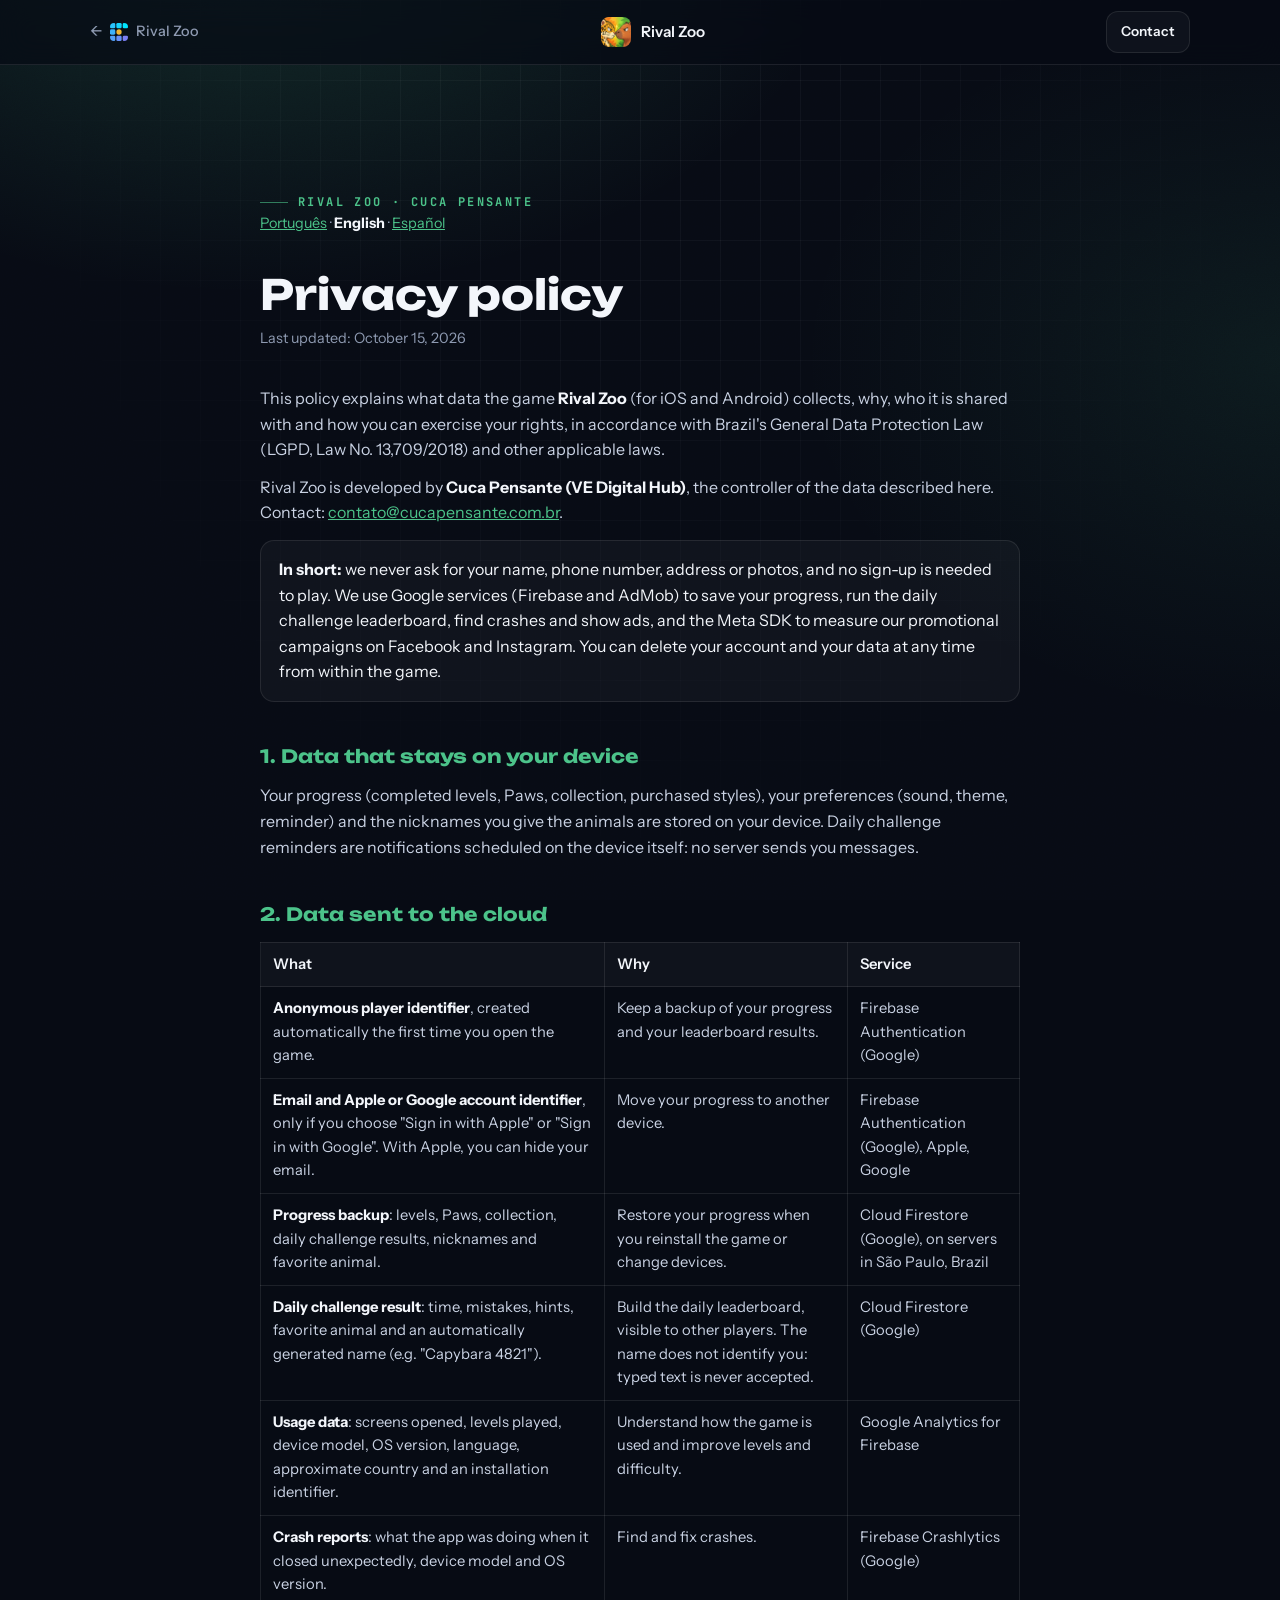
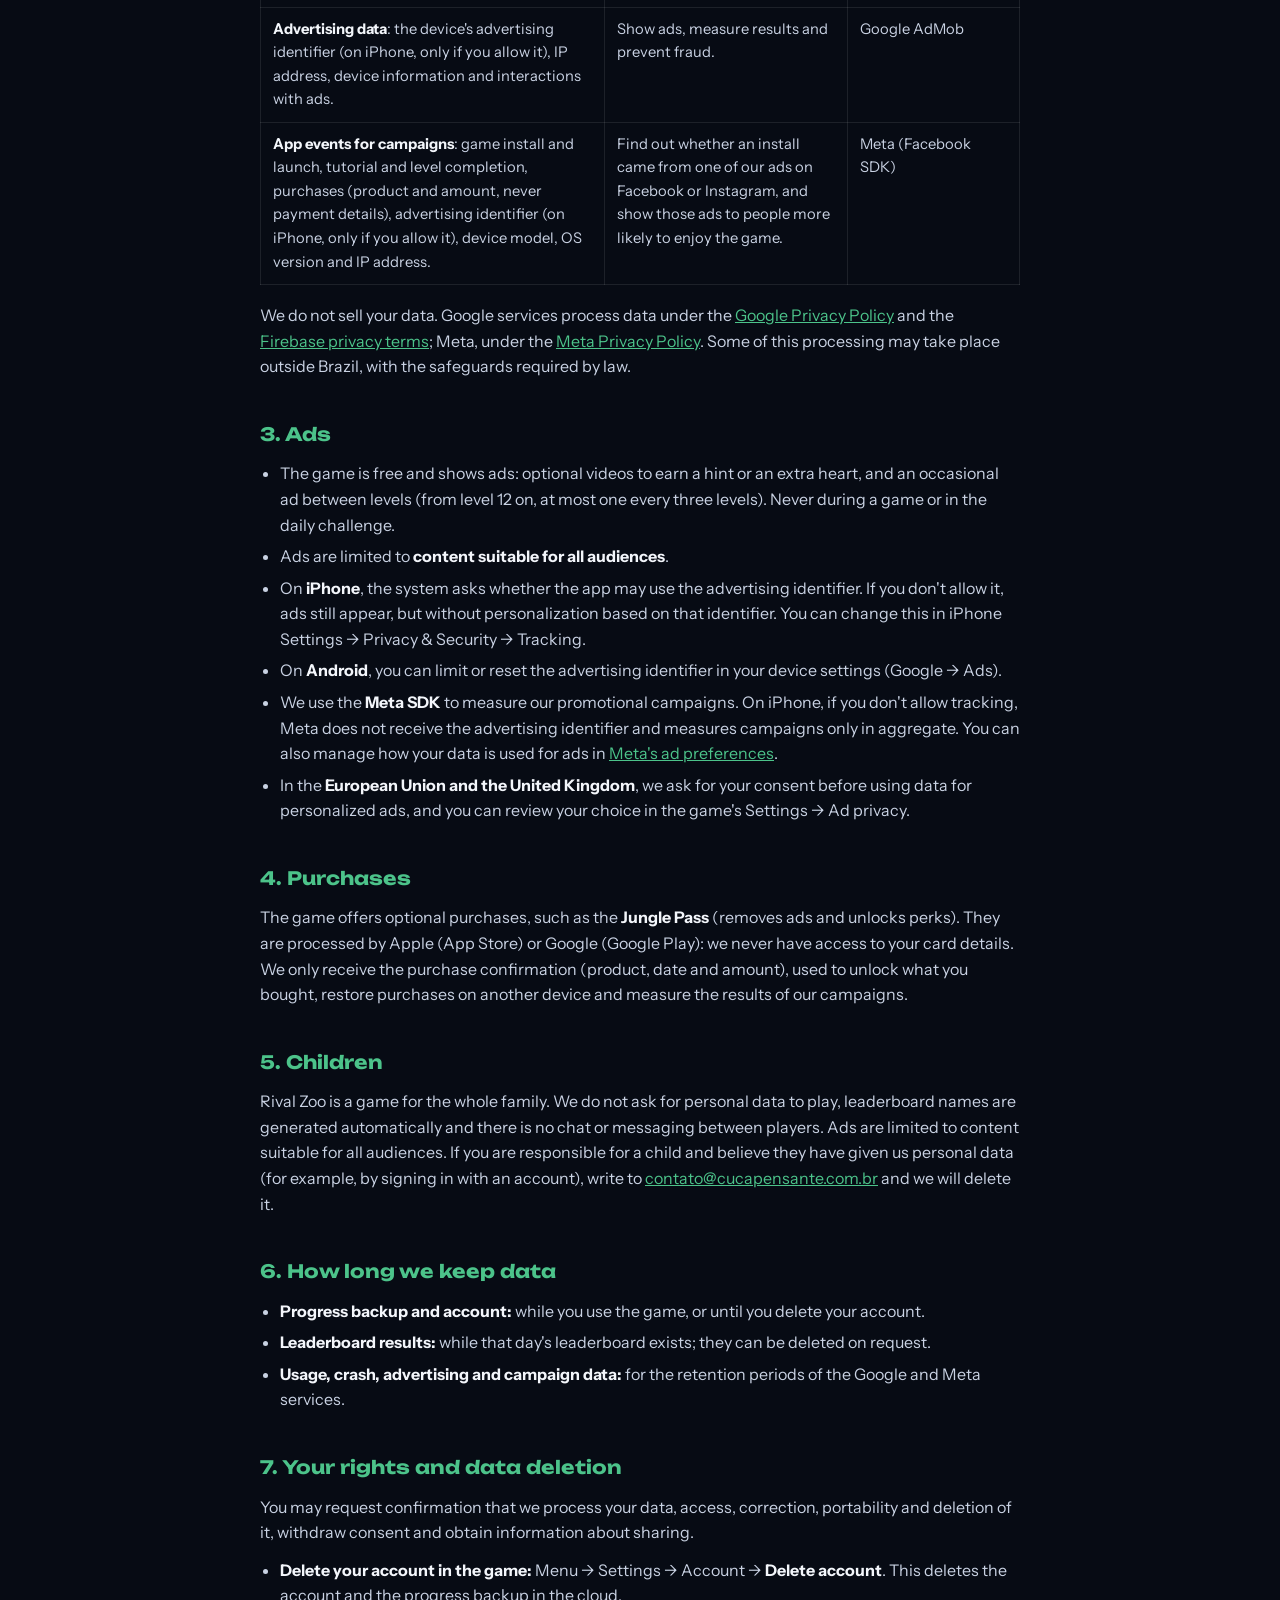
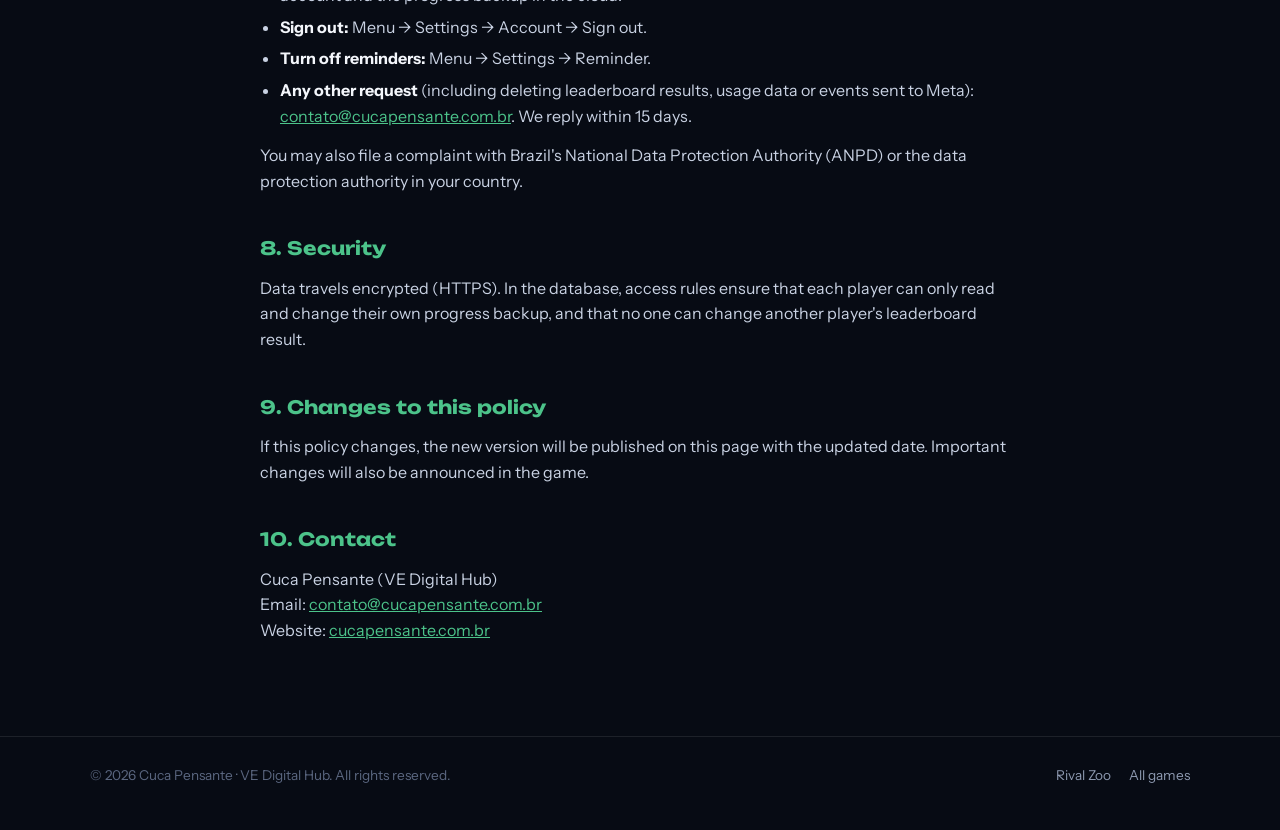
<file: apps/rival-zoo/privacy/index.html>
<!DOCTYPE html>
<html lang="en">
<head>
  <meta charset="UTF-8">
  <meta name="viewport" content="width=device-width, initial-scale=1.0">
  <title>Privacy policy • Rival Zoo</title>
  <meta name="description" content="Privacy policy for the game Rival Zoo, by Cuca Pensante.">
  <meta name="theme-color" content="#0E1A12">
  <link rel="icon" type="image/png" href="../../../assets/rivalzoo-icon.png">
  <link rel="preconnect" href="https://fonts.googleapis.com">
  <link rel="preconnect" href="https://fonts.gstatic.com" crossorigin>
  <link href="https://fonts.googleapis.com/css2?family=Unbounded:wght@500;700;900&family=Instrument+Sans:ital,wght@0,400;0,500;0,600;1,400&family=JetBrains+Mono:wght@500;700&display=swap" rel="stylesheet">
  <link rel="stylesheet" href="../../../assets/app.css">
  <style>
    :root { --c: #4CC38A; }
    .doc { max-width: 760px; margin: 0 auto; padding: 120px 0 80px; }
    .doc h1 { font-family: var(--display); font-size: clamp(1.8rem, 4vw, 2.6rem); line-height: 1.15; margin: 10px 0 8px; }
    .doc .updated { color: var(--muted); font-size: .9rem; margin-bottom: 36px; }
    .doc h2 { font-family: var(--display); font-size: 1.15rem; margin: 40px 0 12px; color: var(--c); }
    .doc h3 { font-size: 1rem; margin: 22px 0 8px; }
    .doc p, .doc li { color: #C9D2E3; }
    .doc p { margin: 0 0 12px; }
    .doc ul { margin: 0 0 14px 20px; }
    .doc li { margin-bottom: 6px; }
    .doc strong { color: var(--text); }
    .doc a { color: var(--c); }
    .doc table { width: 100%; border-collapse: collapse; margin: 8px 0 18px; font-size: .92rem; }
    .doc th, .doc td { text-align: left; vertical-align: top; padding: 10px 12px; border: 1px solid var(--line); color: #C9D2E3; }
    .doc th { background: var(--surface); color: var(--text); font-weight: 600; }
    .doc .box { padding: 16px 18px; border: 1px solid var(--line); border-radius: 14px; background: var(--surface); margin: 14px 0; }
    @media (max-width: 640px) { .doc table, .doc thead, .doc tbody, .doc tr, .doc th, .doc td { display: block; } .doc thead { display: none; } .doc td { border-top: none; } .doc tr { margin-bottom: 10px; border-top: 1px solid var(--line); } }
  </style>
</head>
<body>
  <div class="backdrop" aria-hidden="true"></div>

  <header>
    <div class="wrap nav">
      <a class="back" href="../"><img class="hub-mark" src="../../../assets/favicon.svg" alt="">Rival Zoo</a>
      <a class="brand" href="../"><img src="../../../assets/rivalzoo-icon.png" alt=""><span>Rival Zoo</span></a>
      <a class="btn" href="mailto:contato@cucapensante.com.br?subject=Privacy%20-%20Rival%20Zoo">Contact</a>
    </div>
  </header>

  <main class="wrap">
    <article class="doc">
      <div class="eyebrow">Rival Zoo · Cuca Pensante</div>
      <p class="updated"><a href="../privacidade/">Português</a> · <strong>English</strong> · <a href="../privacidad/">Español</a></p>
      <h1>Privacy policy</h1>
      <p class="updated">Last updated: October 15, 2026</p>

      <p>This policy explains what data the game <strong>Rival Zoo</strong> (for iOS and Android) collects, why, who it is shared with and how you can exercise your rights, in accordance with Brazil's General Data Protection Law (LGPD, Law No. 13,709/2018) and other applicable laws.</p>
      <p>Rival Zoo is developed by <strong>Cuca Pensante (VE Digital Hub)</strong>, the controller of the data described here. Contact: <a href="mailto:contato@cucapensante.com.br">contato@cucapensante.com.br</a>.</p>

      <div class="box">
        <strong>In short:</strong> we never ask for your name, phone number, address or photos, and no sign-up is needed to play. We use Google services (Firebase and AdMob) to save your progress, run the daily challenge leaderboard, find crashes and show ads, and the Meta SDK to measure our promotional campaigns on Facebook and Instagram. You can delete your account and your data at any time from within the game.
      </div>

      <h2>1. Data that stays on your device</h2>
      <p>Your progress (completed levels, Paws, collection, purchased styles), your preferences (sound, theme, reminder) and the nicknames you give the animals are stored on your device. Daily challenge reminders are notifications scheduled on the device itself: no server sends you messages.</p>

      <h2>2. Data sent to the cloud</h2>
      <table>
        <thead><tr><th>What</th><th>Why</th><th>Service</th></tr></thead>
        <tbody>
          <tr>
            <td><strong>Anonymous player identifier</strong>, created automatically the first time you open the game.</td>
            <td>Keep a backup of your progress and your leaderboard results.</td>
            <td>Firebase Authentication (Google)</td>
          </tr>
          <tr>
            <td><strong>Email and Apple or Google account identifier</strong>, only if you choose "Sign in with Apple" or "Sign in with Google". With Apple, you can hide your email.</td>
            <td>Move your progress to another device.</td>
            <td>Firebase Authentication (Google), Apple, Google</td>
          </tr>
          <tr>
            <td><strong>Progress backup</strong>: levels, Paws, collection, daily challenge results, nicknames and favorite animal.</td>
            <td>Restore your progress when you reinstall the game or change devices.</td>
            <td>Cloud Firestore (Google), on servers in São Paulo, Brazil</td>
          </tr>
          <tr>
            <td><strong>Daily challenge result</strong>: time, mistakes, hints, favorite animal and an automatically generated name (e.g. "Capybara 4821").</td>
            <td>Build the daily leaderboard, visible to other players. The name does not identify you: typed text is never accepted.</td>
            <td>Cloud Firestore (Google)</td>
          </tr>
          <tr>
            <td><strong>Usage data</strong>: screens opened, levels played, device model, OS version, language, approximate country and an installation identifier.</td>
            <td>Understand how the game is used and improve levels and difficulty.</td>
            <td>Google Analytics for Firebase</td>
          </tr>
          <tr>
            <td><strong>Crash reports</strong>: what the app was doing when it closed unexpectedly, device model and OS version.</td>
            <td>Find and fix crashes.</td>
            <td>Firebase Crashlytics (Google)</td>
          </tr>
          <tr>
            <td><strong>Advertising data</strong>: the device's advertising identifier (on iPhone, only if you allow it), IP address, device information and interactions with ads.</td>
            <td>Show ads, measure results and prevent fraud.</td>
            <td>Google AdMob</td>
          </tr>
          <tr>
            <td><strong>App events for campaigns</strong>: game install and launch, tutorial and level completion, purchases (product and amount, never payment details), advertising identifier (on iPhone, only if you allow it), device model, OS version and IP address.</td>
            <td>Find out whether an install came from one of our ads on Facebook or Instagram, and show those ads to people more likely to enjoy the game.</td>
            <td>Meta (Facebook SDK)</td>
          </tr>
        </tbody>
      </table>
      <p>We do not sell your data. Google services process data under the <a href="https://policies.google.com/privacy" target="_blank" rel="noopener">Google Privacy Policy</a> and the <a href="https://firebase.google.com/support/privacy" target="_blank" rel="noopener">Firebase privacy terms</a>; Meta, under the <a href="https://www.facebook.com/privacy/policy/" target="_blank" rel="noopener">Meta Privacy Policy</a>. Some of this processing may take place outside Brazil, with the safeguards required by law.</p>

      <h2>3. Ads</h2>
      <ul>
        <li>The game is free and shows ads: optional videos to earn a hint or an extra heart, and an occasional ad between levels (from level 12 on, at most one every three levels). Never during a game or in the daily challenge.</li>
        <li>Ads are limited to <strong>content suitable for all audiences</strong>.</li>
        <li>On <strong>iPhone</strong>, the system asks whether the app may use the advertising identifier. If you don't allow it, ads still appear, but without personalization based on that identifier. You can change this in iPhone Settings → Privacy &amp; Security → Tracking.</li>
        <li>On <strong>Android</strong>, you can limit or reset the advertising identifier in your device settings (Google → Ads).</li>
        <li>We use the <strong>Meta SDK</strong> to measure our promotional campaigns. On iPhone, if you don't allow tracking, Meta does not receive the advertising identifier and measures campaigns only in aggregate. You can also manage how your data is used for ads in <a href="https://www.facebook.com/adpreferences/" target="_blank" rel="noopener">Meta's ad preferences</a>.</li>
        <li>In the <strong>European Union and the United Kingdom</strong>, we ask for your consent before using data for personalized ads, and you can review your choice in the game's Settings → Ad privacy.</li>
      </ul>

      <h2>4. Purchases</h2>
      <p>The game offers optional purchases, such as the <strong>Jungle Pass</strong> (removes ads and unlocks perks). They are processed by Apple (App Store) or Google (Google Play): we never have access to your card details. We only receive the purchase confirmation (product, date and amount), used to unlock what you bought, restore purchases on another device and measure the results of our campaigns.</p>

      <h2>5. Children</h2>
      <p>Rival Zoo is a game for the whole family. We do not ask for personal data to play, leaderboard names are generated automatically and there is no chat or messaging between players. Ads are limited to content suitable for all audiences. If you are responsible for a child and believe they have given us personal data (for example, by signing in with an account), write to <a href="mailto:contato@cucapensante.com.br">contato@cucapensante.com.br</a> and we will delete it.</p>

      <h2>6. How long we keep data</h2>
      <ul>
        <li><strong>Progress backup and account:</strong> while you use the game, or until you delete your account.</li>
        <li><strong>Leaderboard results:</strong> while that day's leaderboard exists; they can be deleted on request.</li>
        <li><strong>Usage, crash, advertising and campaign data:</strong> for the retention periods of the Google and Meta services.</li>
      </ul>

      <h2 id="delete-data">7. Your rights and data deletion</h2>
      <p>You may request confirmation that we process your data, access, correction, portability and deletion of it, withdraw consent and obtain information about sharing.</p>
      <ul>
        <li><strong>Delete your account in the game:</strong> Menu → Settings → Account → <strong>Delete account</strong>. This deletes the account and the progress backup in the cloud.</li>
        <li><strong>Sign out:</strong> Menu → Settings → Account → Sign out.</li>
        <li><strong>Turn off reminders:</strong> Menu → Settings → Reminder.</li>
        <li><strong>Any other request</strong> (including deleting leaderboard results, usage data or events sent to Meta): <a href="mailto:contato@cucapensante.com.br?subject=Privacy%20-%20Rival%20Zoo">contato@cucapensante.com.br</a>. We reply within 15 days.</li>
      </ul>
      <p>You may also file a complaint with Brazil's National Data Protection Authority (ANPD) or the data protection authority in your country.</p>

      <h2>8. Security</h2>
      <p>Data travels encrypted (HTTPS). In the database, access rules ensure that each player can only read and change their own progress backup, and that no one can change another player's leaderboard result.</p>

      <h2>9. Changes to this policy</h2>
      <p>If this policy changes, the new version will be published on this page with the updated date. Important changes will also be announced in the game.</p>

      <h2>10. Contact</h2>
      <p>Cuca Pensante (VE Digital Hub)<br>
      Email: <a href="mailto:contato@cucapensante.com.br">contato@cucapensante.com.br</a><br>
      Website: <a href="https://cucapensante.com.br/">cucapensante.com.br</a></p>
    </article>
  </main>

  <footer>
    <div class="wrap">
      <div>© 2026 Cuca Pensante · VE Digital Hub. All rights reserved.</div>
      <div class="links">
        <a href="../">Rival Zoo</a>
        <a href="../../../">All games</a>
      </div>
    </div>
  </footer>

  <script src="../../../assets/app.js"></script>
</body>
</html>
</file>
<file: assets/app.css>
/* Estilo compartilhado das páginas de cada jogo (apps/<jogo>/).
   Cada página define --c (cor de destaque) no :root. */
:root {
  --bg: #070B14;
  --surface: rgba(255, 255, 255, 0.035);
  --line: rgba(255, 255, 255, 0.09);
  --text: #F3F6FB;
  --muted: #8E9AB1;
  --dim: #5B6780;
  --c: #00E5FF;
  --display: 'Unbounded', system-ui, sans-serif;
  --body: 'Instrument Sans', system-ui, sans-serif;
  --mono: 'JetBrains Mono', ui-monospace, monospace;
  --ease: cubic-bezier(.2, .7, .2, 1);
}

* { box-sizing: border-box; margin: 0; padding: 0; }
html { scroll-behavior: smooth; }
body {
  font-family: var(--body); background: var(--bg); color: var(--text); line-height: 1.6;
  -webkit-font-smoothing: antialiased; overflow-x: hidden;
}
img { max-width: 100%; display: block; }

/* fundo */
.backdrop { position: fixed; inset: 0; z-index: -1; pointer-events: none;
  background:
    radial-gradient(1000px 640px at 20% -10%, color-mix(in srgb, var(--c) 18%, transparent), transparent 60%),
    radial-gradient(800px 600px at 100% 40%, color-mix(in srgb, var(--c) 8%, transparent), transparent 60%),
    var(--bg);
}
.backdrop::before { content: ""; position: absolute; inset: 0;
  background-image: linear-gradient(rgba(255,255,255,.035) 1px, transparent 1px), linear-gradient(90deg, rgba(255,255,255,.035) 1px, transparent 1px);
  background-size: 40px 40px;
  mask-image: radial-gradient(ellipse at 50% 0%, #000 20%, transparent 75%);
  -webkit-mask-image: radial-gradient(ellipse at 50% 0%, #000 20%, transparent 75%);
}
.backdrop::after { content: ""; position: absolute; inset: 0; opacity: .5; mix-blend-mode: overlay;
  background-image: url("data:image/svg+xml,%3Csvg xmlns='http://www.w3.org/2000/svg' width='160' height='160'%3E%3Cfilter id='n'%3E%3CfeTurbulence type='fractalNoise' baseFrequency='.9' numOctaves='2' stitchTiles='stitch'/%3E%3CfeColorMatrix values='0 0 0 0 1 0 0 0 0 1 0 0 0 0 1 0 0 0 .18 0'/%3E%3C/filter%3E%3Crect width='100%25' height='100%25' filter='url(%23n)'/%3E%3C/svg%3E");
}

.wrap { max-width: 1140px; margin: 0 auto; padding: 0 20px; }

/* header */
header { position: sticky; top: 0; z-index: 50; background: rgba(7,11,20,.7);
  backdrop-filter: blur(14px); -webkit-backdrop-filter: blur(14px); border-bottom: 1px solid var(--line); }
.nav { display: flex; align-items: center; justify-content: space-between; height: 64px; gap: 12px; }
.back { color: var(--muted); text-decoration: none; font-size: .9rem; font-weight: 500; display: inline-flex; align-items: center; gap: 8px; white-space: nowrap; }
.back:hover { color: var(--text); }
.back .hub-mark { width: 18px; height: 18px; }
.back::before { content: "←"; }
.brand { display: flex; align-items: center; gap: 10px; text-decoration: none; color: var(--text); font-weight: 600; font-size: .95rem; }
.brand img { width: 30px; height: 30px; border-radius: 8px; }
.nav .btn { padding: 9px 14px; font-size: .85rem; }
@media (max-width: 560px) { .nav .brand span { display: none; } }

/* botões */
.btn { display: inline-flex; align-items: center; gap: 9px; text-decoration: none; font-weight: 600; font-size: .92rem;
  padding: 12px 18px; border-radius: 12px; border: 1px solid var(--line); color: var(--text); background: var(--surface);
  transition: transform .3s var(--ease), border-color .2s; }
.btn svg { width: 18px; height: 18px; flex: none; }
.btn:hover { transform: translateY(-2px); border-color: var(--c); }
.btn.primary { background: var(--c); color: #061019; border-color: transparent; }
.btn.primary:hover { filter: brightness(1.08); }
.btn.soon { color: var(--dim); cursor: default; border-style: dashed; }
.btn.soon:hover { transform: none; border-color: var(--line); }
.btn.soon small { font-family: var(--mono); font-size: .62rem; letter-spacing: .1em; text-transform: uppercase; padding: 2px 6px; border-radius: 4px; background: rgba(255,255,255,.06); }
.actions { display: flex; flex-wrap: wrap; gap: 10px; align-items: center; }

.eyebrow { font-family: var(--mono); font-size: .75rem; font-weight: 700; letter-spacing: .2em; text-transform: uppercase; color: var(--c);
  display: inline-flex; align-items: center; gap: 10px; }
.eyebrow::before { content: ""; width: 28px; height: 1px; background: currentColor; opacity: .6; }

/* hero */
.hero { padding: 80px 0 64px; }
.hero .wrap { display: grid; grid-template-columns: 1.1fr .9fr; gap: 48px; align-items: center; }
.hero .icon { width: 84px; height: 84px; border-radius: 22px; margin: 22px 0 18px; box-shadow: 0 16px 40px -10px var(--c); }
.hero h1 { font-family: var(--display); font-weight: 900; font-size: clamp(2.2rem, 5.2vw, 4rem); line-height: 1.02; letter-spacing: -0.02em; }
.hero .tagline { font-size: clamp(1.15rem, 2vw, 1.5rem); color: var(--c); font-weight: 500; margin: 12px 0 18px; }
.hero .lead { color: var(--muted); font-size: 1.05rem; max-width: 54ch; margin-bottom: 30px; }
.hero .meta { margin-top: 32px; display: flex; flex-wrap: wrap; gap: 8px; }
.hero .meta span { font-family: var(--mono); font-size: .72rem; letter-spacing: .06em; padding: 6px 11px; border-radius: 999px;
  border: 1px solid color-mix(in srgb, var(--c) 40%, transparent); background: color-mix(in srgb, var(--c) 9%, transparent); }

/* screenshots empilhados */
.visual { position: relative; }
.visual::before { content: ""; position: absolute; inset: 10% 5%; border-radius: 50%; z-index: 0;
  background: radial-gradient(closest-side, color-mix(in srgb, var(--c) 28%, transparent), transparent); filter: blur(30px); }
.shots { position: relative; z-index: 1; height: 580px; }
.shot { position: absolute; width: 52%; max-width: 220px; border-radius: 26px; overflow: hidden;
  border: 1px solid rgba(255,255,255,.14); background: #000;
  box-shadow: 0 30px 60px -20px rgba(0,0,0,.8), 0 0 0 1px rgba(0,0,0,.6) inset; transition: transform .6s var(--ease); }
.shot.a { left: 8%; top: 20px; transform: rotate(-6deg); }
.shot.b { right: 8%; top: 90px; transform: rotate(5deg); }
.visual:hover .shot.a { transform: rotate(-8deg) translate(-8px, -6px); }
.visual:hover .shot.b { transform: rotate(7deg) translate(8px, 6px); }
@media (max-width: 860px) {
  .hero { padding: 56px 0 48px; }
  .hero .wrap { grid-template-columns: 1fr; gap: 36px; }
  .shots { height: min(520px, calc(0.46 * (100vw - 40px) * 2.17 + 70px)); }
  .shot { width: 46%; }
  .shot.b { top: 60px; }
}

/* seções */
section.block { padding: 72px 0; border-top: 1px solid var(--line); }
.section-head { margin-bottom: 36px; max-width: 60ch; }
.section-head h2 { font-family: var(--display); font-weight: 700; font-size: clamp(1.5rem, 3vw, 2.2rem); line-height: 1.1; margin: 14px 0 12px; }
.section-head p { color: var(--muted); }

.grid-3 { display: grid; grid-template-columns: repeat(3, 1fr); gap: 16px; }
.grid-2 { display: grid; grid-template-columns: repeat(2, 1fr); gap: 16px; }
@media (max-width: 860px) { .grid-3 { grid-template-columns: 1fr 1fr; } }
@media (max-width: 560px) { .grid-3, .grid-2 { grid-template-columns: 1fr; } }

.card { padding: 24px; border-radius: 18px; border: 1px solid var(--line); background: var(--surface); transition: border-color .3s, transform .3s var(--ease); }
.card:hover { border-color: color-mix(in srgb, var(--c) 50%, transparent); transform: translateY(-3px); }
.card .ic { width: 42px; height: 42px; border-radius: 12px; display: grid; place-items: center; font-size: 1.3rem; margin-bottom: 16px;
  background: color-mix(in srgb, var(--c) 12%, transparent); border: 1px solid color-mix(in srgb, var(--c) 30%, transparent); }
.card h3 { font-size: 1.05rem; font-weight: 600; margin-bottom: 6px; }
.card p { color: var(--muted); font-size: .94rem; }

/* passos "como jogar" */
.steps { display: grid; grid-template-columns: repeat(3, 1fr); gap: 16px; counter-reset: step; }
@media (max-width: 760px) { .steps { grid-template-columns: 1fr; } }
.step { position: relative; padding: 28px 24px 24px; border-radius: 18px; border: 1px solid var(--line); background: var(--surface); }
.step::before { counter-increment: step; content: "0" counter(step); font-family: var(--mono); font-weight: 700; font-size: .8rem; letter-spacing: .15em; color: var(--c); display: block; margin-bottom: 12px; }
.step h3 { font-size: 1.05rem; font-weight: 600; margin-bottom: 6px; }
.step p { color: var(--muted); font-size: .94rem; }

/* galeria */
.gallery { display: grid; grid-template-columns: repeat(3, 1fr); gap: 18px; }
.gallery.five { grid-template-columns: repeat(5, 1fr); gap: 14px; }
@media (max-width: 860px) { .gallery, .gallery.five { grid-template-columns: repeat(2, 1fr); } }
.gallery figure { border-radius: 24px; overflow: hidden; border: 1px solid rgba(255,255,255,.12); background: #000;
  box-shadow: 0 24px 50px -24px rgba(0,0,0,.8); transition: transform .4s var(--ease), border-color .3s; }
.gallery figure:hover { transform: translateY(-6px); border-color: var(--c); }
.gallery figcaption { padding: 12px 14px; font-size: .85rem; color: var(--muted); border-top: 1px solid var(--line); }

/* destaque (Pro / modo diário) */
.feature-band { border-radius: 24px; padding: 36px; border: 1px solid color-mix(in srgb, var(--c) 35%, transparent);
  background: linear-gradient(135deg, color-mix(in srgb, var(--c) 14%, transparent), transparent 70%);
  display: grid; grid-template-columns: 1.2fr .8fr; gap: 32px; align-items: center; }
.feature-band h2 { font-family: var(--display); font-weight: 700; font-size: clamp(1.3rem, 2.6vw, 1.9rem); line-height: 1.1; margin: 12px 0 10px; }
.feature-band p { color: var(--muted); }
.feature-band ul { list-style: none; display: grid; gap: 10px; }
.feature-band li { display: flex; gap: 10px; align-items: flex-start; font-size: .95rem; }
.feature-band li::before { content: "✓"; color: var(--c); font-weight: 700; flex: none; }
@media (max-width: 760px) { .feature-band { grid-template-columns: 1fr; padding: 28px 22px; } }

/* suporte + rodapé */
.support { padding: 0 0 72px; }
.support .box { border-radius: 24px; padding: 40px; text-align: center; border: 1px solid var(--line); background: var(--surface); }
.support h2 { font-family: var(--display); font-weight: 700; font-size: clamp(1.3rem, 2.6vw, 1.8rem); margin: 10px 0 10px; }
.support p { color: var(--muted); max-width: 52ch; margin: 0 auto 22px; }
.support .actions { justify-content: center; }
footer { border-top: 1px solid var(--line); padding: 28px 0 44px; color: var(--dim); font-size: .85rem; }
footer .wrap { display: flex; flex-wrap: wrap; justify-content: space-between; gap: 14px; }
footer .links { display: flex; flex-wrap: wrap; gap: 6px 18px; }
footer a { color: var(--muted); text-decoration: none; }
footer a:hover { color: var(--text); }

/* entrada */
.reveal { opacity: 0; transform: translateY(22px); transition: opacity .8s var(--ease), transform .8s var(--ease); }
.reveal.in { opacity: 1; transform: none; }
@media (prefers-reduced-motion: reduce) { .reveal { opacity: 1; transform: none; transition: none; } }
</file>
